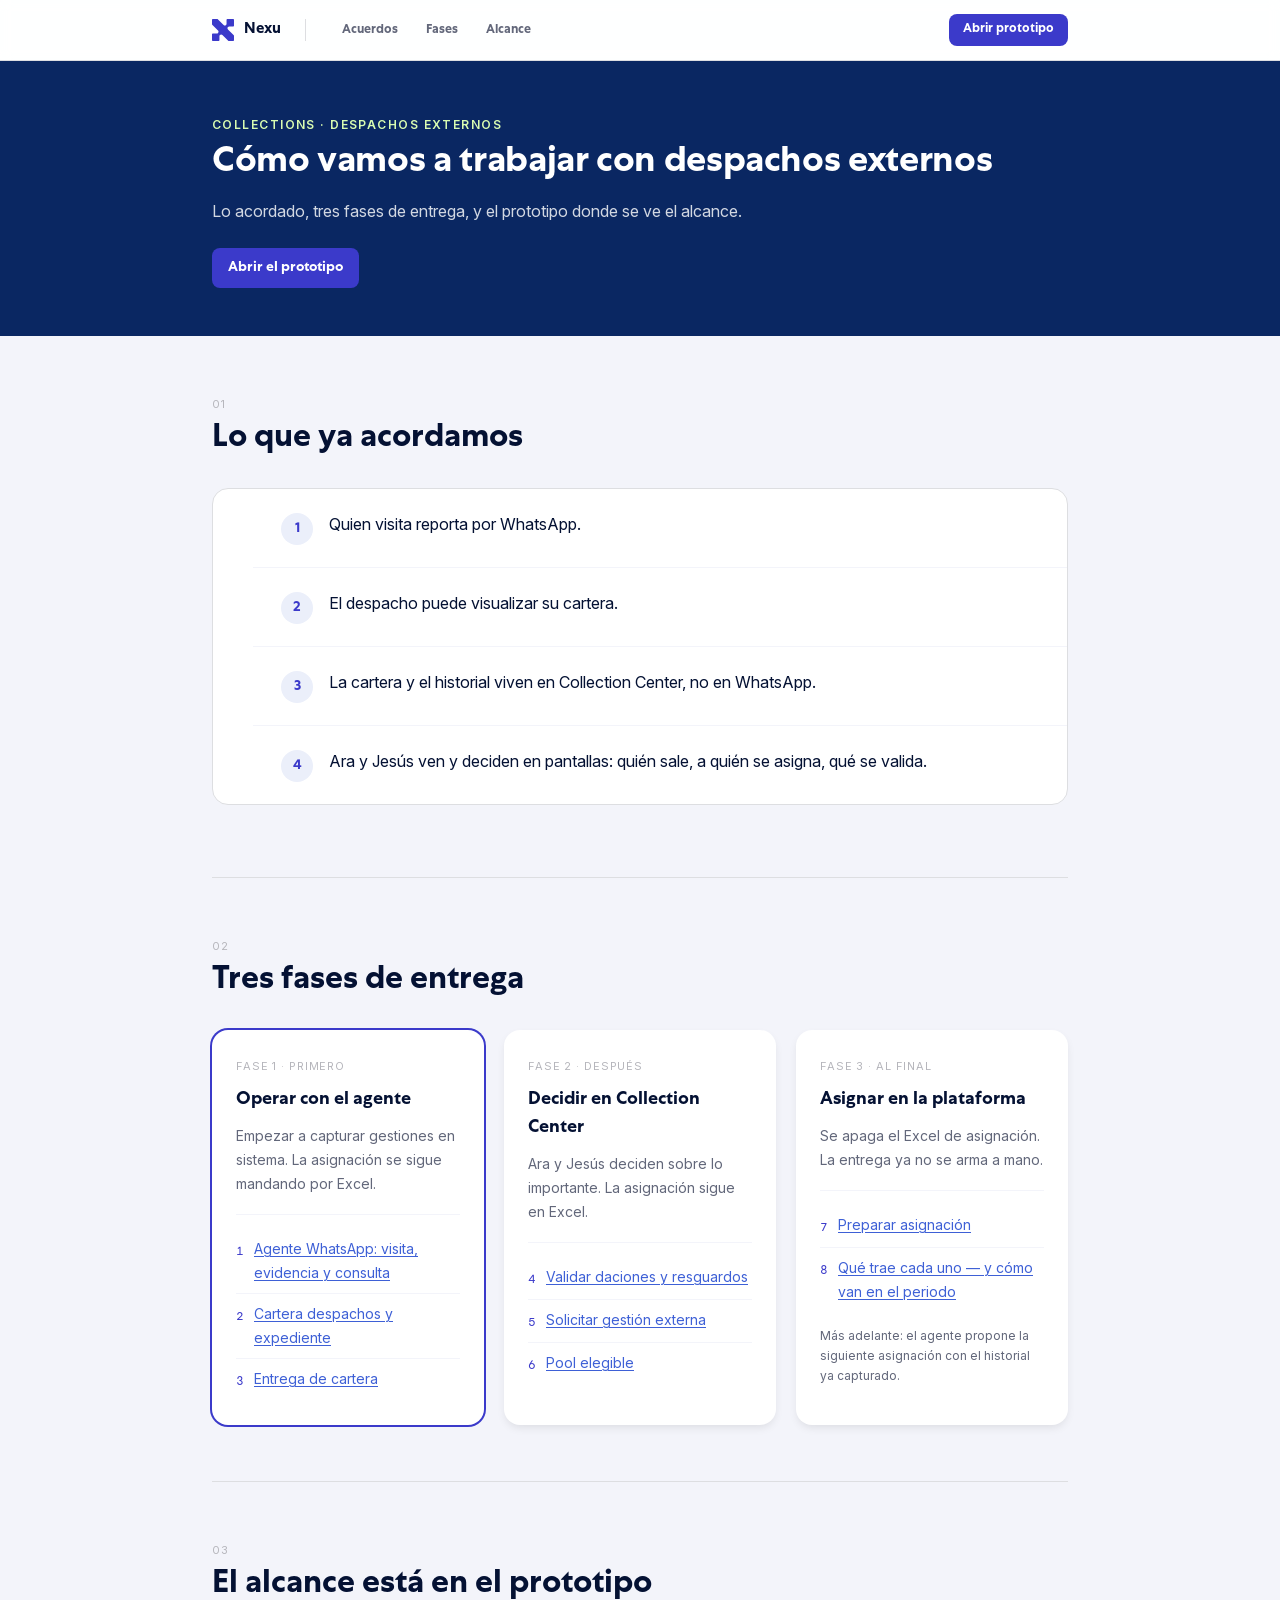
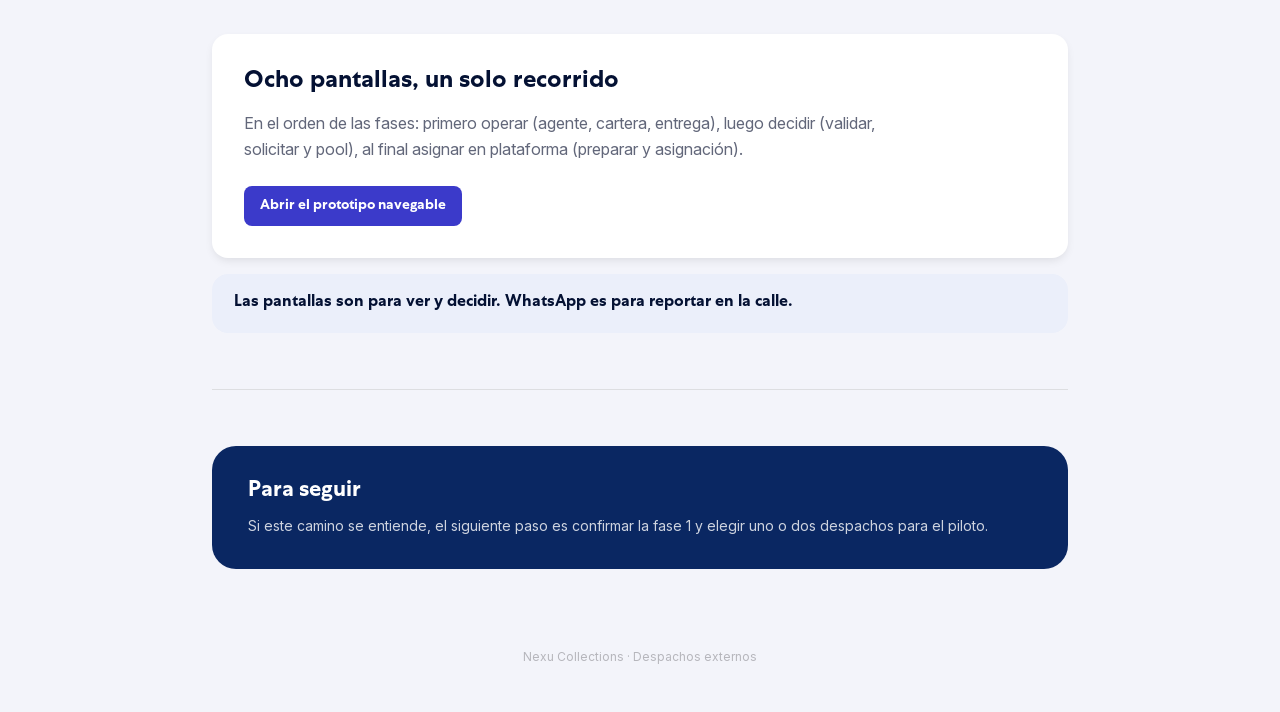
<file: index.html>
<!DOCTYPE html>
<html lang="es-MX">
<head>
<meta charset="UTF-8">
<meta name="viewport" content="width=device-width, initial-scale=1.0">
<title>Despachos externos — Enfoque y flujo · Nexu</title>
<link rel="stylesheet" href="design-system/colors_and_type.css">
<link rel="stylesheet" href="design-system/kit.css">
<script src="design-system/icons.js"></script>
<style>
  html{scroll-behavior:smooth;scroll-padding-top:72px}
  body{background:var(--gray-100)}
  .pitch{max-width:920px;margin:0 auto;padding:0 32px}
  .pitch section{padding:56px 0}
  .pitch section + section{border-top:1px solid var(--gray-200)}
  .doc-nav{position:sticky;top:0;z-index:50;background:rgba(255,255,255,.92);backdrop-filter:blur(6px);
    border-bottom:1px solid var(--gray-200)}
  .doc-nav-inner{max-width:920px;margin:0 auto;padding:0 32px;height:60px;display:flex;align-items:center;gap:24px}
  .doc-nav .brand{display:flex;align-items:center;gap:10px;flex:none}
  .doc-nav .brand .mark{width:22px;height:22px;color:var(--brand-primary-blue)}
  .doc-nav .brand .mark svg{width:100%;height:100%;display:block}
  .doc-nav .brand .word{font-family:var(--font-display);font-weight:700;font-size:15px;color:var(--text-base)}
  .doc-nav .sep{width:1px;height:22px;background:var(--gray-200);flex:none}
  .doc-links{display:flex;gap:4px;align-items:center;flex:1;min-width:0}
  .doc-links a{font-family:var(--font-display);font-weight:700;font-size:12.5px;color:var(--text-muted);
    text-decoration:none;white-space:nowrap;padding:8px 12px;border-radius:8px}
  .doc-links a:hover{background:var(--primary-100);color:var(--brand-primary-blue)}
  .doc-links a.btn{color:#fff;height:32px;padding:0 14px;font-size:12.5px;margin-left:auto;flex:none}
  .doc-links a.btn:hover{background:var(--brand-secondary-blue);color:#fff}
  a.btn{text-decoration:none;position:relative;z-index:2}
  .hero{background:var(--action-navy);color:#fff;padding:56px 0 48px}
  .hero-inner{max-width:920px;margin:0 auto;padding:0 32px}
  .hero .eyebrow{color:var(--brand-accent-green);font-family:var(--font-body);font-size:12px;text-transform:uppercase;
    letter-spacing:.12em;font-weight:600;margin:0 0 12px}
  .hero h1{font-family:var(--font-display);font-weight:700;font-size:36px;line-height:1.15;letter-spacing:-.01em;
    color:#fff;margin:0 0 14px}
  .hero p.lede{font-family:var(--font-body);font-size:16px;line-height:1.55;color:rgba(255,255,255,.82);
    max-width:580px;margin:0 0 24px}
  .hero-cta a{text-decoration:none}
  .sec-head{margin:0 0 28px}
  .sec-head h2{font-family:var(--font-display);font-weight:700;font-size:var(--fs-07);line-height:var(--lh-07);
    color:var(--text-base);margin:8px 0 0}
  .agree-list{background:#fff;border-radius:var(--radius-md);border:1px solid var(--gray-200);overflow:hidden}
  .agree-list li{display:flex;gap:16px;align-items:flex-start;padding:22px 28px;border-bottom:1px solid var(--gray-100);
    font-family:var(--font-body);font-size:var(--fs-04);line-height:var(--lh-04);color:var(--text-base)}
  .agree-list li:last-child{border-bottom:none}
  .agree-list .n{width:32px;height:32px;border-radius:var(--radius-pill);background:var(--primary-100);
    color:var(--brand-primary-blue);font-family:var(--font-display);font-weight:700;font-size:var(--fs-03);
    display:flex;align-items:center;justify-content:center;flex:none;margin-top:2px}
  .proto-jump{padding:32px}
  .proto-jump .card-title{font-size:var(--fs-06);line-height:var(--lh-06);margin:0 0 12px}
  .proto-jump .card-sub{font-size:var(--fs-04);line-height:var(--lh-04);color:var(--text-muted);margin:0 0 24px;max-width:640px}
  .proto-jump .btn{text-decoration:none}
  .rule{background:var(--primary-100);border-radius:var(--radius-md);padding:18px 22px;margin-top:16px;
    font-family:var(--font-display);font-weight:700;font-size:var(--fs-04);line-height:1.45;color:var(--text-base)}
  .phases{display:grid;grid-template-columns:repeat(3,1fr);gap:var(--space-5);align-items:stretch}
  .phase{padding:24px;display:flex;flex-direction:column}
  .phase.now{box-shadow:0 0 0 2px var(--brand-primary-blue)}
  .phase .lbl{font-family:var(--font-body);font-size:11px;letter-spacing:.08em;text-transform:uppercase;
    color:var(--text-subtle);margin:0 0 8px}
  .phase h3{font-family:var(--font-display);font-weight:700;font-size:var(--fs-05);line-height:var(--lh-05);margin:0 0 10px}
  .phase > p{font-family:var(--font-body);font-size:var(--fs-03);line-height:var(--lh-03);color:var(--text-muted);margin:0 0 18px}
  .phase-list + p{margin:14px 0 0;font-size:var(--fs-02);line-height:var(--lh-02)}
  .phase-list{list-style:none;margin:0;padding:0;border-top:1px solid var(--gray-100);padding-top:14px}
  .phase-list li{font-family:var(--font-body);font-size:var(--fs-03);line-height:var(--lh-03);color:var(--text-base);
    padding:8px 0;border-bottom:1px solid var(--gray-100);display:flex;gap:10px;align-items:flex-start}
  .phase-list li:last-child{border-bottom:none}
  .phase-list .step{font-family:var(--font-mono);font-size:var(--fs-02);color:var(--brand-primary-blue);flex:none;padding-top:2px}
  .phase-list a{color:var(--action-blue);text-decoration:underline;text-underline-offset:2px}
  .phase-list a:hover{color:var(--brand-primary-blue)}
  .phase-list a:focus-visible{outline:2px solid var(--brand-secondary-blue);outline-offset:2px;border-radius:4px}
  .cta{background:var(--action-navy);border-radius:24px;padding:32px 36px;color:#fff}
  .cta h2{font-family:var(--font-display);font-weight:700;font-size:22px;color:#fff;margin:0 0 8px}
  .cta p{font-family:var(--font-body);font-size:14px;color:rgba(255,255,255,.8);margin:0;line-height:1.55}
  .doc-footer{padding:24px 0 48px;text-align:center}
  .doc-footer p{font-family:var(--font-body);font-size:12px;color:var(--text-subtle);margin:0}
  @media (max-width:900px){
    .phases{grid-template-columns:1fr}
    .hero h1{font-size:28px}
    .sec-head h2{font-size:var(--fs-06);line-height:var(--lh-06)}
    .doc-links{display:none}
    .pitch{padding:0 20px}
  }
</style>
</head>
<body>

<nav class="doc-nav">
  <div class="doc-nav-inner">
    <div class="brand">
      <span class="mark">
        <svg viewBox="0 0 331.029 331.029" xmlns="http://www.w3.org/2000/svg"><path d="M 331 101.249 L 331 10.769 C 331 4.821 326.179 0 320.231 0 L 229.751 0 C 223.804 0 218.983 4.821 218.983 10.769 L 218.983 72.176 C 218.983 79.076 216.24 85.688 211.361 90.567 C 201.198 100.729 184.742 100.729 174.58 90.567 L 87.189 3.147 C 85.168 1.126 82.425 0 79.567 0 L 10.769 0 C 4.821 0 0 4.821 0 10.769 L 0 79.567 C 0 82.425 1.126 85.168 3.147 87.189 L 90.567 174.609 C 100.729 184.771 100.729 201.227 90.567 211.39 C 85.688 216.269 79.076 219.011 72.176 219.011 L 10.769 219.011 C 4.821 219.011 0 223.833 0 229.78 L 0 320.26 C 0 326.207 4.821 331.029 10.769 331.029 L 101.249 331.029 C 107.196 331.029 112.017 326.207 112.017 320.26 L 112.017 258.853 C 112.017 251.953 114.76 245.341 119.639 240.462 C 129.802 230.3 146.258 230.3 156.42 240.462 L 243.84 327.882 C 245.861 329.903 248.604 331.029 251.462 331.029 L 320.26 331.029 C 326.207 331.029 331.029 326.207 331.029 320.26 L 331.029 251.462 C 331.029 248.604 329.903 245.861 327.882 243.84 L 240.462 156.42 C 230.3 146.258 230.3 129.802 240.462 119.639 C 245.341 114.76 251.953 112.017 258.853 112.017 L 320.26 112.017 C 326.207 112.017 331.029 107.196 331.029 101.249 L 331 101.249 Z" fill="currentColor"></path></svg>
      </span>
      <span class="word">Nexu</span>
    </div>
    <div class="sep"></div>
    <div class="doc-links">
      <a href="#acuerdos">Acuerdos</a>
      <a href="#fases">Fases</a>
      <a href="#flujo">Alcance</a>
      <a class="btn btn-primary btn-sm" href="prototipos/index.html?start=agente#whatsapp">Abrir prototipo</a>
    </div>
  </div>
</nav>

<header class="hero">
  <div class="hero-inner">
    <p class="eyebrow">Collections · Despachos externos</p>
    <h1>Cómo vamos a trabajar con despachos externos</h1>
    <p class="lede">Lo acordado, tres fases de entrega, y el prototipo donde se ve el alcance.</p>
    <div class="hero-cta">
      <a class="btn btn-primary" href="prototipos/index.html?start=agente#whatsapp">Abrir el prototipo</a>
    </div>
  </div>
</header>

<div class="pitch">

  <section id="acuerdos">
    <div class="sec-head">
      <span class="eyebrow">01</span>
      <h2>Lo que ya acordamos</h2>
    </div>
    <ul class="agree-list">
      <li><span class="n">1</span> Quien visita reporta por WhatsApp.</li>
      <li><span class="n">2</span> El despacho puede visualizar su cartera.</li>
      <li><span class="n">3</span> La cartera y el historial viven en Collection Center, no en WhatsApp.</li>
      <li><span class="n">4</span> Ara y Jesús ven y deciden en pantallas: quién sale, a quién se asigna, qué se valida.</li>
    </ul>
  </section>

  <section id="fases">
    <div class="sec-head">
      <span class="eyebrow">02</span>
      <h2>Tres fases de entrega</h2>
    </div>
    <div class="phases">
      <div class="card card-raised phase now">
        <p class="lbl">Fase 1 · Primero</p>
        <h3>Operar con el agente</h3>
        <p>Empezar a capturar gestiones en sistema. La asignación se sigue mandando por Excel.</p>
        <ul class="phase-list">
          <li><span class="step">1</span> <a href="prototipos/index.html?start=whatsapp#whatsapp">Agente WhatsApp: visita, evidencia y consulta</a></li>
          <li><span class="step">2</span> <a href="prototipos/index.html?start=cartera#cartera">Cartera despachos y expediente</a></li>
          <li><span class="step">3</span> <a href="prototipos/index.html?start=entrega#entrega">Entrega de cartera</a></li>
        </ul>
      </div>
      <div class="card card-raised phase">
        <p class="lbl">Fase 2 · Después</p>
        <h3>Decidir en Collection Center</h3>
        <p>Ara y Jesús deciden sobre lo importante. La asignación sigue en Excel.</p>
        <ul class="phase-list">
          <li><span class="step">4</span> <a href="prototipos/index.html?start=hitl#hitl">Validar daciones y resguardos</a></li>
          <li><span class="step">5</span> <a href="prototipos/index.html?start=solicitud#solicitud">Solicitar gestión externa</a></li>
          <li><span class="step">6</span> <a href="prototipos/index.html?start=pool#pool">Pool elegible</a></li>
        </ul>
      </div>
      <div class="card card-raised phase">
        <p class="lbl">Fase 3 · Al final</p>
        <h3>Asignar en la plataforma</h3>
        <p>Se apaga el Excel de asignación. La entrega ya no se arma a mano.</p>
        <ul class="phase-list">
          <li><span class="step">7</span> <a href="prototipos/index.html?start=preparar#preparar">Preparar asignación</a></li>
          <li><span class="step">8</span> <a href="prototipos/index.html?start=asignacion#asignacion">Qué trae cada uno — y cómo van en el periodo</a></li>
        </ul>
        <p>Más adelante: el agente propone la siguiente asignación con el historial ya capturado.</p>
      </div>
    </div>
  </section>

  <section id="flujo">
    <div class="sec-head">
      <span class="eyebrow">03</span>
      <h2>El alcance está en el prototipo</h2>
    </div>
    <div class="card card-raised proto-jump">
      <p class="card-title">Ocho pantallas, un solo recorrido</p>
      <p class="card-sub">En el orden de las fases: primero operar (agente, cartera, entrega), luego decidir (validar, solicitar y pool), al final asignar en plataforma (preparar y asignación).</p>
      <a class="btn btn-primary" href="prototipos/index.html?start=agente#whatsapp">Abrir el prototipo navegable</a>
    </div>
    <div class="rule">Las pantallas son para ver y decidir. WhatsApp es para reportar en la calle.</div>
  </section>

  <section id="seguir">
    <div class="cta">
      <h2>Para seguir</h2>
      <p>Si este camino se entiende, el siguiente paso es confirmar la fase 1 y elegir uno o dos despachos para el piloto.</p>
    </div>
  </section>

  <div class="doc-footer">
    <p>Nexu Collections · Despachos externos</p>
  </div>
</div>

<script>
  document.querySelectorAll("[data-icon]").forEach(function (el) {
    el.innerHTML = nexuIconSVG(el.getAttribute("data-icon"), Number(el.getAttribute("data-size") || 20));
  });
</script>
</body>
</html>
</file>
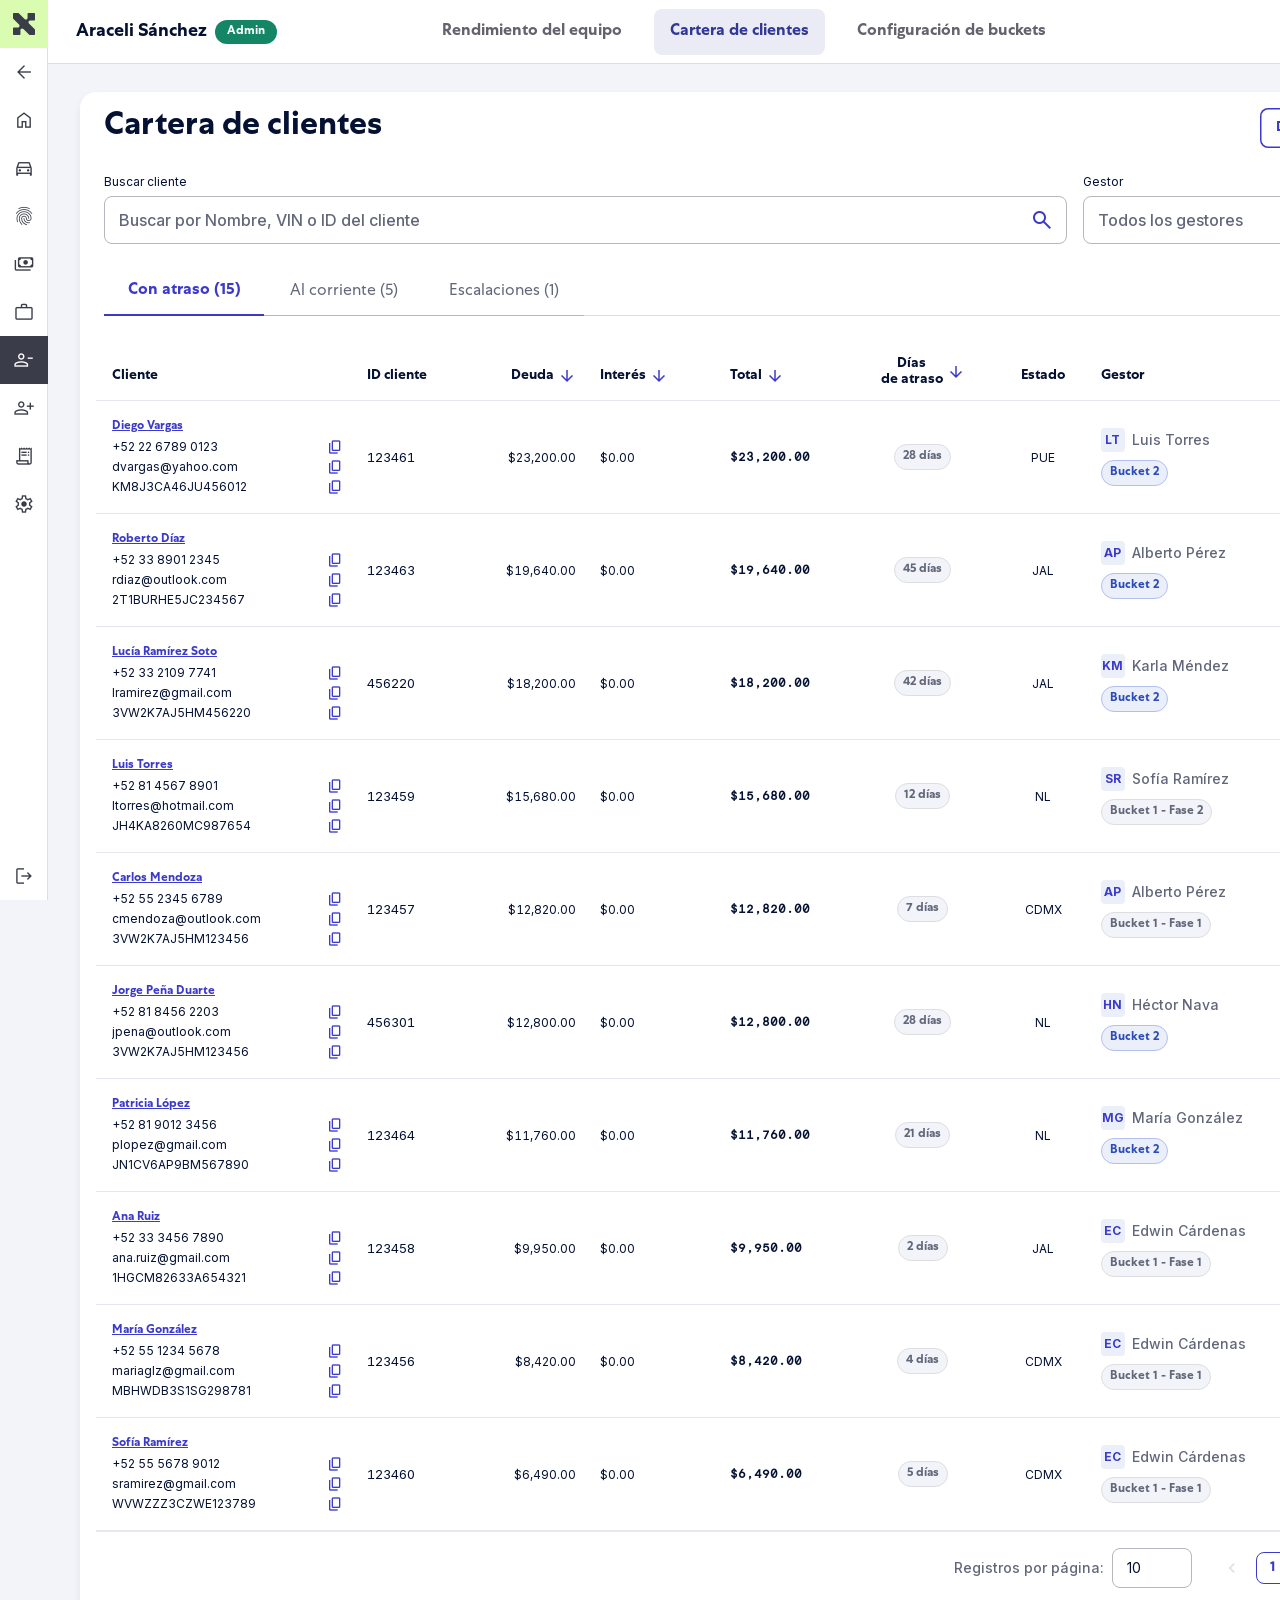
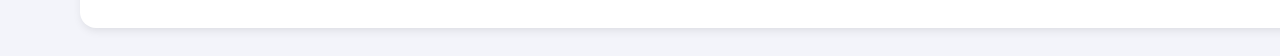
<file: collections-center/index.html>
<!doctype html>
<html lang="es">
  <head>
    <meta charset="UTF-8" />
    <link rel="icon" type="image/svg+xml" href="./favicon.svg" />
    <meta name="viewport" content="width=device-width, initial-scale=1.0" />
    <link
      rel="stylesheet"
      href="https://fonts.googleapis.com/css2?family=Material+Symbols+Outlined:opsz,wght,FILL,GRAD@20..48,100..700,0..1,-50..200&display=block"
    />
    <title>Collections Center · Rendimiento del equipo</title>
    <script type="module" crossorigin src="./assets/index-D6ufz7AN.js"></script>
    <link rel="stylesheet" crossorigin href="./assets/index-DU6i16pW.css">
  </head>
  <body>
    <div id="root"></div>
  </body>
</html>
</file>
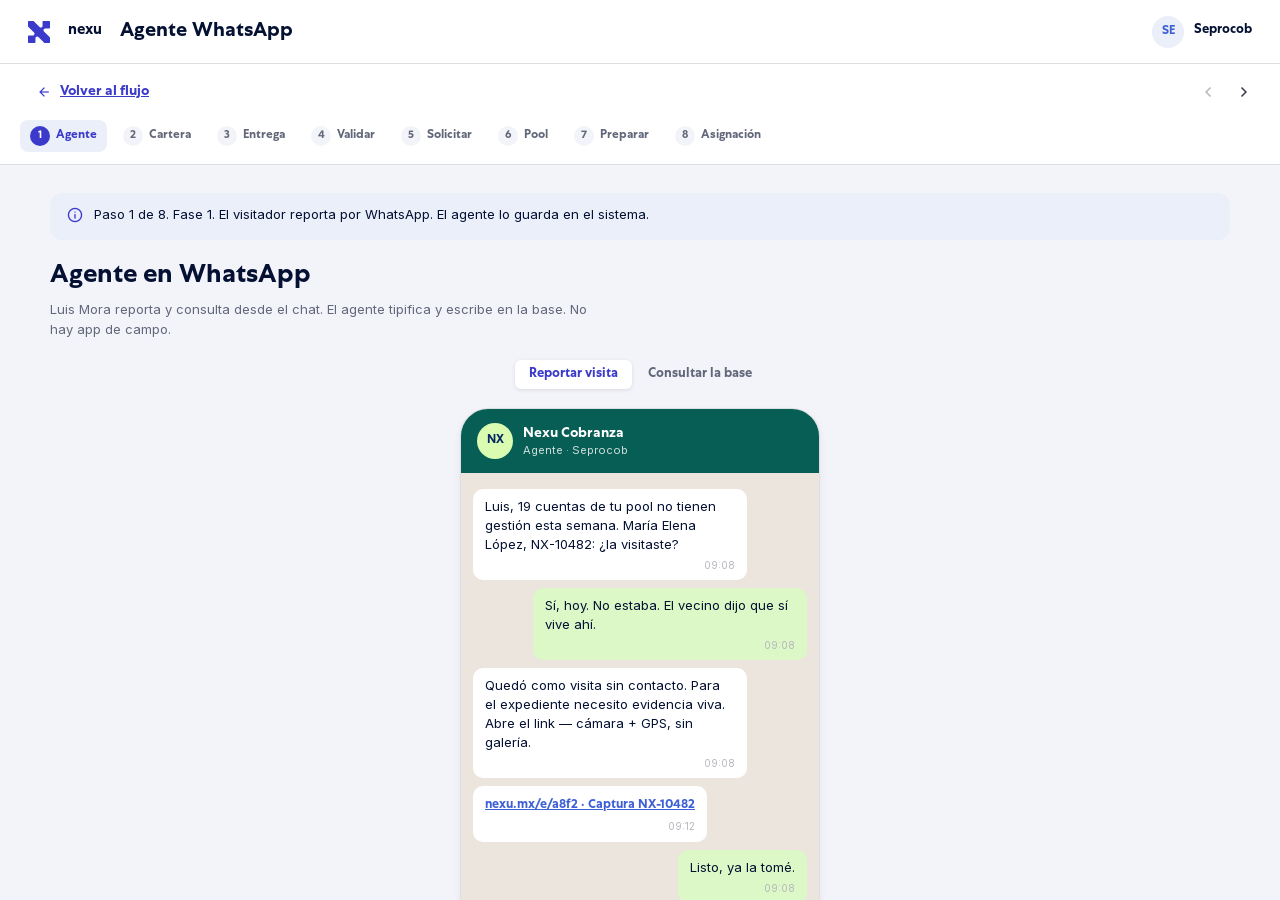
<file: prototipos/index.html>
<!DOCTYPE html>
<html lang="es-MX">
<head>
<meta charset="UTF-8">
<meta name="viewport" content="width=device-width, initial-scale=1.0">
<title>Prototipos · Despachos externos · Nexu</title>
<link rel="stylesheet" href="../design-system/kit.css">
<script src="../design-system/icons.js"></script>
<style>
  .proto-banner{display:flex;gap:10px;align-items:flex-start;background:var(--primary-100);
    border-radius:12px;padding:12px 16px;margin-bottom:20px}
  .proto-banner .ic{color:var(--brand-primary-blue);flex:none;margin-top:1px}
  .proto-banner p{margin:0;font-family:var(--font-body);font-size:13px;line-height:1.5;color:var(--text-base)}
  .proto-banner strong{font-family:var(--font-display)}
  .hub{max-width:960px}
  .hub h1{font-family:var(--font-display);font-weight:700;font-size:26px;margin:0 0 8px}
  .hub .lede{font-family:var(--font-body);font-size:14px;line-height:1.6;color:var(--text-muted);margin:0 0 24px}
  .hub-grid{display:grid;grid-template-columns:1fr 1fr;gap:14px}
  .hub-card{display:block;background:#fff;border-radius:16px;padding:20px;text-decoration:none;color:inherit;
    box-shadow:var(--shadow-sm)}
  .hub-card:hover{box-shadow:var(--shadow-m)}
  .hub-card .who{font-family:var(--font-body);font-size:11px;text-transform:uppercase;letter-spacing:.06em;
    color:var(--text-subtle);margin:0 0 6px}
  .hub-card h2{font-family:var(--font-display);font-weight:700;font-size:16px;margin:0 0 8px;color:var(--text-base)}
  .hub-card p{font-family:var(--font-body);font-size:13px;line-height:1.5;color:var(--text-muted);margin:0}
  .hub-card .meta{margin-top:12px;display:flex;gap:8px;flex-wrap:wrap}
  .kpi-row{display:grid;grid-template-columns:repeat(4,1fr);gap:14px;margin-bottom:20px}
  .read-flag{display:inline-flex;font-family:var(--font-display);font-weight:700;font-size:11px;
    padding:3px 10px;border-radius:9999px;background:var(--gray-100);color:var(--text-muted)}
  .phone{width:360px;background:#fff;border-radius:28px;box-shadow:var(--shadow-m);overflow:hidden;
    border:1px solid var(--gray-200);margin:0 auto}
  .phone-bar{background:#075E54;color:#fff;padding:14px 16px;display:flex;align-items:center;gap:10px}
  .phone-bar .av{width:36px;height:36px;border-radius:9999px;background:var(--brand-accent-green);
    color:var(--action-navy);display:flex;align-items:center;justify-content:center;
    font-family:var(--font-display);font-weight:700;font-size:12px}
  .phone-bar .nm{font-family:var(--font-display);font-weight:700;font-size:14px}
  .phone-bar .st{font-family:var(--font-body);font-size:11px;opacity:.8}
  .chat{background:#ECE5DD;padding:16px 12px;min-height:480px;display:flex;flex-direction:column;gap:8px}
  .bubble{max-width:82%;padding:8px 12px;border-radius:10px;font-family:var(--font-body);font-size:13px;line-height:1.45}
  .bubble.bot{background:#fff;align-self:flex-start}
  .bubble.me{background:#DCF8C6;align-self:flex-end}
  .bubble .t{font-size:10px;color:var(--text-subtle);text-align:right;margin-top:4px}
  .bubble a.link{color:var(--action-blue);font-family:var(--font-display);font-weight:700;font-size:12.5px}
  .wa-tabs{display:flex;justify-content:center;gap:8px;margin-bottom:16px}
  .timeline{display:flex;flex-direction:column}
  .tl-item{display:grid;grid-template-columns:20px 1fr;gap:14px}
  .tl-item .dotcol{display:flex;flex-direction:column;align-items:center}
  .tl-item .dot{width:12px;height:12px;border-radius:9999px;background:var(--action-blue);margin-top:6px;flex:none}
  .tl-item .line{width:2px;flex:1;background:var(--gray-200);margin:4px 0 0}
  .tl-item:last-child .line{display:none}
  .tl-body{background:#fff;border-radius:12px;padding:14px 16px;margin-bottom:12px;border:1px solid var(--gray-100)}
  .tl-body .when{font-family:var(--font-body);font-size:11px;color:var(--text-subtle);margin:0 0 4px}
  .tl-body h3{font-family:var(--font-display);font-weight:700;font-size:14px;margin:0 0 6px}
  .tl-body p{font-family:var(--font-body);font-size:13px;color:var(--text-muted);margin:0;line-height:1.45}
  .hitl-actions{display:flex;gap:10px;justify-content:flex-end}
  .tb-mark{width:22px;height:22px;color:var(--brand-primary-blue);flex:none}
  .tb-mark svg{width:100%;height:100%;display:block}
  .tb-word{font-family:var(--font-display);font-weight:700;font-size:15px;color:var(--text-base);flex:none}
  .page-head-row{display:flex;align-items:flex-start;justify-content:space-between;gap:16px;margin-bottom:18px}
  .page-head-row p{margin:6px 0 0;font-size:13px;color:var(--text-muted);max-width:560px;line-height:1.5}
  .note-ro{background:var(--warning-100);color:var(--warning-900);border-radius:12px;padding:12px 16px;
    font-family:var(--font-body);font-size:13px;line-height:1.5;margin-bottom:16px}
  .flow-pill{flex:none;display:inline-flex;align-items:center;gap:6px;padding:6px 10px;border-radius:8px;
    font-family:var(--font-display);font-weight:700;font-size:12px;color:var(--text-muted);
    border:none;background:transparent;cursor:pointer}
  .flow-bar{flex:none;background:#fff;border-bottom:1px solid var(--gray-200);padding:var(--space-3) var(--space-5);
    display:flex;flex-direction:column;gap:var(--space-3)}
  .flow-bar-top{display:flex;align-items:center;justify-content:space-between;gap:var(--space-3)}
  .flow-pills{display:flex;gap:6px;overflow-x:auto;scrollbar-width:none;min-width:0;justify-content:flex-start}
  .flow-pill span{width:20px;height:20px;border-radius:9999px;background:var(--gray-100);display:flex;
    align-items:center;justify-content:center;font-size:11px}
  .flow-pill.on{background:var(--primary-100);color:var(--brand-primary-blue)}
  .flow-pill.on span{background:var(--brand-primary-blue);color:#fff}
  .flow-pill.later{opacity:.7}
  .flow-nav-btns{display:flex;gap:4px;flex:none}
  .flow-nav-btns .icon-btn{text-decoration:none;flex:none}
  .cell-client .nm.nm-link{color:var(--action-blue);text-decoration:underline;text-underline-offset:2px;cursor:pointer}
  .asig-grid{display:flex;flex-direction:column;gap:8px;margin-bottom:8px}
  .asig-stats{display:flex;gap:20px;flex:none;flex-wrap:wrap}
  .asig-stats .lab{font-family:var(--font-body);font-size:12px;color:var(--text-muted)}
  .later-banner{background:var(--gray-100);border-radius:12px;padding:12px 16px;margin-bottom:16px;
    font-family:var(--font-body);font-size:13px;color:var(--text-muted)}
  .sources{display:grid;grid-template-columns:1fr 1fr;gap:14px;margin-bottom:18px}
  @media (max-width:900px){.hub-grid,.kpi-row,.asig-grid,.sources{grid-template-columns:1fr}}
</style>
</head>
<body>
<div id="app"></div>
<script src="chrome.js?v=6"></script>
<script>
function tag(label, kind) {
  var bg = "var(--gray-100)", color = "var(--gray-700)";
  if (kind === "ok") { bg = "var(--success-100)"; color = "var(--success-900)"; }
  if (kind === "warn") { bg = "var(--warning-100)"; color = "var(--warning-900)"; }
  if (kind === "err") { bg = "var(--error-100)"; color = "var(--error-900)"; }
  if (kind === "info") { bg = "var(--primary-100)"; color = "var(--brand-primary-blue)"; }
  return '<span class="tag" style="background:' + bg + ";color:" + color + '">' + label + "</span>";
}
function kpi(val, lab) {
  return '<div class="card card-raised kpi"><div class="val">' + val + '</div><div class="lab">' + lab + "</div></div>";
}
function pageHead(title, sub, actions) {
  return '<div class="page-head-row"><div><h1 class="page-title">' + title + "</h1><p>" + sub +
    '</p></div><div class="row gap12">' + (actions || "") + "</div></div>";
}
function av(name) {
  return name.split(" ").map(function (w) { return w[0]; }).slice(0, 2).join("");
}
function cliCell(name) {
  return '<div class="cell-client" data-cliente="' + name + '" style="cursor:pointer"><div class="av">' + av(name) + '</div><div><div class="nm nm-link">' + name + "</div></div></div>";
}
function bindExpedienteClicks(root) {
  root.querySelectorAll(".cell-client[data-cliente]").forEach(function (el) {
    el.addEventListener("click", function (e) {
      e.stopPropagation();
      window.__expCliente = el.getAttribute("data-cliente");
      NexuProto.go("expediente");
    });
  });
}

function renderHub() {
  NexuProto.go("whatsapp");
}

/* 1. Solicitud */
function renderSolicitud(el) {
  el.innerHTML =
    pageHead(
      "Solicitar gestión externa",
      "José Armando Cruz está en BKT 2. Edwin ya agotó teléfono y referencias. La solicitud entra al pool de Ara; no se asigna sola.",
      ""
    ) +
    '<div class="grid-2" style="display:grid;grid-template-columns:1fr 1fr;gap:16px">' +
    '<div class="card card-raised">' +
    '<p class="eyebrow">Cliente</p>' +
    '<div class="cell-client" style="margin:10px 0 16px"><div class="av">JA</div><div><div class="nm">José Armando Cruz</div><div class="id">NX-09811 · Monterrey</div></div></div>' +
    '<div class="field-grid">' +
    field("Bucket", "BKT 2 · 47 días") +
    field("Saldo", "$94,200") +
    field("Gestor interno", "Edwin López") +
    field("Intentos de contacto", "8 llamadas · 3 refs") +
    "</div></div>" +
    '<div class="card card-raised">' +
    '<p class="card-title">Motivo de la visita</p>' +
    '<div class="form-field" style="margin:14px 0"><label>Razón</label><div class="control"><select><option>Sin contacto tras intentos razonables</option><option>Cliente pidió que pasaran por la unidad</option><option>Sospecha de fraude / domicilio falso</option></select></div></div>' +
    '<div class="form-field"><label>Nota para Ara</label><div class="control"><input value="No contesta desde el 4 ago. La hermana colgó. Pedimos visita en Apodaca."></div></div>' +
    '<div class="row gap12" style="margin-top:18px;justify-content:flex-end">' +
    '<button type="button" class="btn btn-secondary">Cancelar</button>' +
    '<a class="btn btn-primary" href="#" data-go="pool">Enviar al pool</a></div>' +
    '<p class="card-sub" style="margin-top:14px">Buckets 1 a 4 solo salen a externo si alguien lo pide o Ara lo mete. BKT 4+ entra solo, sin esta solicitud.</p>' +
    "</div></div>";
}

/* 2. Pool */
function renderPool(el) {
  el.innerHTML =
    pageHead(
      "Pool de elegibilidad",
      "Aquí se juntan las dos entradas. Ara tiene control total: qué sí pasa a asignación y qué se queda.",
      '<button type="button" class="btn btn-primary" data-go="preparar">Preparar asignación</button>'
    ) +
    '<div class="sources">' +
    '<div class="card card-raised"><p class="eyebrow">Entrada A</p><p class="card-title">Solicitud desde CC</p>' +
    '<p class="card-sub">Gestor interno pide visita en BKT 1–4. Ara aprueba o rechaza. 12 este corte.</p></div>' +
    '<div class="card card-raised"><p class="eyebrow">Entrada B</p><p class="card-title">Elegible directo</p>' +
    '<p class="card-sub">Todo cliente en BKT 4 o más entra solo al pool. 202 este corte. Ara puede sacarlos.</p></div>' +
    "</div>" +
    '<div class="kpi-row" style="grid-template-columns:repeat(3,1fr)">' +
    kpi("214", "En el pool") +
    kpi("12", "Solicitudes BKT 1–4") +
    kpi("202", "BKT 4+ directo") +
    "</div>" +
    '<div class="tabs" style="margin-bottom:16px">' +
    '<button type="button" class="on">Todas <span class="count">214</span></button>' +
    '<button type="button">Solicitudes <span class="count">12</span></button>' +
    '<button type="button">BKT 4+ directo <span class="count">202</span></button>' +
    '<button type="button">Fuera / no asignar <span class="count">28</span></button></div>' +
    '<div class="card card-raised" style="padding:0;overflow:auto"><table class="table"><thead><tr>' +
    "<th></th><th>Cliente</th><th>Origen</th><th>Bucket</th><th>Saldo</th><th>Plaza</th><th>Decisión</th>" +
    "</tr></thead><tbody>" +
    poolRow(true, "José Armando Cruz", "Solicitud · Edwin", "BKT 2", "$94,200", "Monterrey", "info") +
    poolRow(true, "María Elena López", "BKT 4+ directo", "BKT 8", "$186,400", "Guadalajara", "ok") +
    poolRow(true, "Lucía Ramírez Soto", "BKT 4+ directo", "BKT 11", "$241,090", "CDMX Oriente", "ok") +
    poolRow(false, "Carlos Méndez", "BKT 4+ directo", "BKT 4", "$41,800", "Monterrey", "warn") +
    "</tbody></table></div>";
  bindExpedienteClicks(el);
}
function poolRow(checked, name, origin, bkt, saldo, plaza, kind) {
  return "<tr><td><span class=\"ck" + (checked ? " on" : "") + "\"><span class=\"ic\">" +
    NexuProto.ic("check", 13) + "</span></span></td>" +
    '<td>' + cliCell(name) + "</td><td>" + tag(origin, kind) + "</td><td>" + tag(bkt, "info") +
    '</td><td class="td-num">' + saldo + "</td><td>" + plaza + "</td><td>" +
    (checked ? tag("Pasa a asignación", "ok") : tag("Se queda", "warn")) + "</td></tr>";
}

/* 3. Preparar asignación */
function tg(on) {
  return '<button type="button" class="tg' + (on ? " on" : "") + '" aria-checked="' + (on ? "true" : "false") + '"></button>';
}
function renderPreparar(el) {
  el.innerHTML =
    pageHead(
      "Preparar la asignación",
      "Ara marca despachos activos y visitadores internos de Nexu (CDMX y alrededores). Con esa lista, la lógica reparte las cuentas del pool.",
      '<button type="button" class="btn btn-primary" data-go="asignacion">Asignar cuentas</button>'
    ) +
    '<div class="kpi-row" style="grid-template-columns:repeat(3,1fr)">' +
    kpi("214", "Del pool") +
    kpi("4", "Proveedores activos") +
    kpi("5", "Visitadores Nexu activos") +
    "</div>" +
    '<div class="sources">' +
    '<div class="card card-raised" style="padding:0;overflow:auto">' +
    '<div class="row between" style="padding:16px 16px 8px;gap:8px"><p class="card-title" style="margin:0">Proveedores</p>' +
    '<button type="button" class="btn btn-tertiary btn-sm"><span class="ic">' + NexuProto.ic("add", 16) +
    "</span> Agregar proveedor</button></div>" +
    '<table class="table"><thead><tr><th>Proveedor</th><th>Cobertura</th><th>Visitadores</th><th>Activo</th></tr></thead><tbody>' +
    provRow("Seprocob", "Occidente", "8", true) +
    provRow("AVI", "Norte", "5", true) +
    provRow("Opus", "CDMX / Bajío", "6", true) +
    provRow("Recoup", "Sureste", "5", true) +
    provRow("GRC", "Bajío", "3", false) +
    "</tbody></table></div>" +
    '<div class="card card-raised" style="padding:0;overflow:auto">' +
    '<div class="row between" style="padding:16px 16px 8px;gap:8px"><p class="card-title" style="margin:0">Visitadores Nexu</p>' +
    '<button type="button" class="btn btn-tertiary btn-sm"><span class="ic">' + NexuProto.ic("add", 16) +
    "</span> Agregar visitador</button></div>" +
    '<table class="table"><thead><tr><th>Visitador</th><th>Cobertura</th><th>Activo</th></tr></thead><tbody>' +
    visRow("Marco Hernández", "CDMX Centro", true) +
    visRow("Daniela Vega", "CDMX Sur", true) +
    visRow("Iván Trejo", "Edo. Méx. · Naucalpan", true) +
    visRow("Sofía Lara", "Edo. Méx. · Ecatepec", true) +
    visRow("Alejandra Pineda", "Morelos · Cuernavaca", true) +
    visRow("René Campos", "CDMX Oriente", false) +
    "</tbody></table></div></div>" +
    '<div class="card card-raised" style="padding:0;overflow:auto;margin-top:14px">' +
    '<div class="row between" style="padding:16px;gap:12px;flex-wrap:wrap">' +
    '<p class="card-title" style="margin:0">Pool de clientes</p>' +
    '<div class="searchbar"><span class="ic">' + NexuProto.ic("search", 18) +
    '</span><input type="search" id="prep-search" placeholder="Buscar cliente, ciudad o estado"></div></div>' +
    '<table class="table"><thead><tr><th>Cliente</th><th>Origen</th><th>Bucket</th><th>Saldo</th><th>Ciudad, Estado</th><th>Asignar a</th><th></th></tr></thead>' +
    '<tbody id="prep-pool-body"></tbody></table></div>' +
    '<p class="card-sub" style="margin-top:14px">Si no los asignas a mano, quedan en asignación automática al pulsar Asignar cuentas. Quitar del pool los saca de esta corrida.</p>';
  bindPrepPool(el);
}
function provRow(name, zona, n, on) {
  return "<tr><td style=\"font-family:var(--font-display);font-weight:700\">" + name + "</td><td>" + zona +
    '</td><td class="td-num">' + n + "</td><td>" + tg(on) + "</td></tr>";
}
function visRow(name, plaza, on) {
  return "<tr><td>" + name + "</td><td>" + plaza + "</td><td>" + tg(on) + "</td></tr>";
}
var PREP_ASSIGNEES = [
  { v: "", label: "Asignación automática" },
  { group: "Visitadores Nexu", items: [
    { v: "Marco Hernández · Nexu", label: "Marco Hernández · CDMX Centro" },
    { v: "Daniela Vega · Nexu", label: "Daniela Vega · CDMX Sur" },
    { v: "Iván Trejo · Nexu", label: "Iván Trejo · Naucalpan" },
    { v: "Sofía Lara · Nexu", label: "Sofía Lara · Ecatepec" },
    { v: "Alejandra Pineda · Nexu", label: "Alejandra Pineda · Cuernavaca" },
  ]},
  { group: "Despachos", items: [
    { v: "Seprocob", label: "Seprocob · Occidente" },
    { v: "AVI", label: "AVI · Norte" },
    { v: "Opus", label: "Opus · CDMX / Bajío" },
    { v: "Recoup", label: "Recoup · Sureste" },
  ]},
];
var PREP_POOL_SEED = [
  { id: "1", name: "José Armando Cruz", origin: "Solicitud · Edwin", bkt: "BKT 2", saldo: "$94,200", plaza: "Monterrey, N.L." },
  { id: "2", name: "María Elena López", origin: "BKT 4+ directo", bkt: "BKT 8", saldo: "$186,400", plaza: "Guadalajara, Jal." },
  { id: "3", name: "Lucía Ramírez Soto", origin: "BKT 4+ directo", bkt: "BKT 11", saldo: "$241,090", plaza: "Iztapalapa, CDMX" },
  { id: "4", name: "Carlos Méndez", origin: "BKT 4+ directo", bkt: "BKT 4", saldo: "$41,800", plaza: "Monterrey, N.L." },
  { id: "5", name: "Ana Patricia Gil", origin: "BKT 4+ directo", bkt: "BKT 7", saldo: "$128,550", plaza: "León, Gto." },
  { id: "6", name: "Roberto Salinas", origin: "Solicitud · Edwin", bkt: "BKT 3", saldo: "$72,400", plaza: "Querétaro, Qro." },
];
function prepPoolRow(c) {
  var opts = "";
  PREP_ASSIGNEES.forEach(function (o) {
    if (o.group) {
      opts += '<optgroup label="' + o.group + '">';
      o.items.forEach(function (item) {
        opts += "<option value=\"" + item.v + "\"" + (c.asignado === item.v ? " selected" : "") + ">" + item.label + "</option>";
      });
      opts += "</optgroup>";
    } else {
      opts += "<option value=\"" + o.v + "\"" + (c.asignado === o.v ? " selected" : "") + ">" + o.label + "</option>";
    }
  });
  return "<tr><td>" + cliCell(c.name) +
    "</td><td>" + c.origin + "</td><td>" + tag(c.bkt, "info") +
    '</td><td class="td-num">' + c.saldo + "</td><td>" + c.plaza + "</td>" +
    '<td><div class="control"><select class="prep-assign" data-id="' + c.id + '">' + opts + "</select></div></td>" +
    '<td><button type="button" class="btn btn-tertiary btn-sm prep-remove" data-id="' + c.id + '">Quitar del pool</button></td></tr>';
}
function bindPrepPool(el) {
  var pool = PREP_POOL_SEED.map(function (c) { return { id: c.id, name: c.name, origin: c.origin, bkt: c.bkt, saldo: c.saldo, plaza: c.plaza, asignado: "", out: false }; });
  var search = el.querySelector("#prep-search");
  function paint() {
    var q = (search && search.value ? search.value : "").toLowerCase().trim();
    var rows = pool.filter(function (c) {
      if (c.out) return false;
      if (!q) return true;
      return (c.name + " " + c.plaza + " " + c.origin).toLowerCase().indexOf(q) !== -1;
    });
    var tbody = el.querySelector("#prep-pool-body");
    if (!tbody) return;
    tbody.innerHTML = rows.length
      ? rows.map(prepPoolRow).join("")
      : '<tr><td colspan="7"><p class="card-sub" style="margin:12px 0">Ningún cliente con esa búsqueda.</p></td></tr>';
    tbody.querySelectorAll(".prep-remove").forEach(function (btn) {
      btn.addEventListener("click", function () {
        pool.forEach(function (c) { if (c.id === btn.getAttribute("data-id")) c.out = true; });
        paint();
      });
    });
    tbody.querySelectorAll(".prep-assign").forEach(function (sel) {
      sel.addEventListener("change", function () {
        pool.forEach(function (c) { if (c.id === sel.getAttribute("data-id")) c.asignado = sel.value; });
      });
    });
    bindExpedienteClicks(tbody);
  }
  if (search) search.addEventListener("input", paint);
  paint();
}

/* 4. Qué trae cada uno */
function estatusKind(s) {
  if (s === "Al corriente") return "ok";
  if (s === "Sin gestión") return "err";
  if (s === "Promesa de pago" || s === "Dación") return "warn";
  return "info";
}
var ASIG = {
  seprocob: { kind: "Despacho", name: "Seprocob", zona: "Occidente", cuentas: "62", monto: "$1.12M", rec: "$124k", pct: 11.1, vis: "41", ptp: "8", dac: "6", sin: "12",
    clients: [
      ["María Elena López", "Guadalajara, Jal.", "BKT 8", "$186,400", "En proceso"],
      ["Roberto Salinas", "Zapopan, Jal.", "BKT 6", "$72,300", "Promesa de pago"],
      ["Diana Gutiérrez", "Tlaquepaque, Jal.", "BKT 9", "$155,000", "Sin gestión"],
      ["Héctor Palacios", "Tepic, Nay.", "BKT 5", "$88,200", "Al corriente"],
    ] },
  avi: { kind: "Despacho", name: "AVI", zona: "Norte", cuentas: "48", monto: "$890k", rec: "$38k", pct: 4.3, vis: "12", ptp: "2", dac: "4", sin: "22",
    clients: [
      ["Lucía Ramírez Soto", "Monterrey, N.L.", "BKT 11", "$241,090", "Dación"],
      ["Carlos Méndez", "Monterrey, N.L.", "BKT 4", "$41,800", "Sin gestión"],
      ["Paola Ibarra", "Saltillo, Coah.", "BKT 7", "$96,400", "En proceso"],
    ] },
  opus: { kind: "Despacho", name: "Opus", zona: "Bajío", cuentas: "44", monto: "$760k", rec: "$156k", pct: 20.5, vis: "28", ptp: "11", dac: "3", sin: "9",
    clients: [
      ["José Armando Cruz", "León, Gto.", "BKT 2", "$94,200", "En proceso"],
      ["Ana Patricia Gil", "León, Gto.", "BKT 7", "$128,550", "Resguardo"],
      ["Miguel Ávila", "Irapuato, Gto.", "BKT 5", "$61,000", "Al corriente"],
    ] },
  recoup: { kind: "Despacho", name: "Recoup", zona: "Sureste", cuentas: "38", monto: "$640k", rec: "$100k", pct: 15.6, vis: "18", ptp: "5", dac: "3", sin: "11",
    clients: [
      ["Brenda Canto", "Mérida, Yuc.", "BKT 8", "$110,200", "Promesa de pago"],
      ["Omar Dzib", "Cancún, Q.R.", "BKT 6", "$74,800", "Sin gestión"],
    ] },
  marco: { kind: "Visitador Nexu", name: "Marco Hernández", zona: "CDMX Centro", cuentas: "6", monto: "$214k", rec: "$18k", pct: 8.4, vis: "4", ptp: "1", dac: "1", sin: "1",
    clients: [
      ["Elena Morales", "Cuauhtémoc, CDMX", "BKT 5", "$48,200", "En proceso"],
      ["Jorge Beltrán", "Benito Juárez, CDMX", "BKT 4", "$32,100", "Al corriente"],
      ["Norma Ríos", "Coyoacán, CDMX", "BKT 8", "$71,400", "Sin gestión"],
    ] },
  daniela: { kind: "Visitador Nexu", name: "Daniela Vega", zona: "CDMX Sur", cuentas: "5", monto: "$168k", rec: "$12k", pct: 7.1, vis: "3", ptp: "1", dac: "0", sin: "1",
    clients: [
      ["Pablo Cárdenas", "Xochimilco, CDMX", "BKT 6", "$55,000", "Promesa de pago"],
      ["Lucía Ferrer", "Tlalpan, CDMX", "BKT 7", "$44,800", "En proceso"],
    ] },
  ivan: { kind: "Visitador Nexu", name: "Iván Trejo", zona: "Edo. Méx. · Naucalpan", cuentas: "4", monto: "$132k", rec: "$9k", pct: 6.8, vis: "3", ptp: "0", dac: "1", sin: "1",
    clients: [
      ["Adriana Soto", "Naucalpan, Méx.", "BKT 5", "$39,600", "Sin gestión"],
      ["Raúl Peña", "Tlalnepantla, Méx.", "BKT 9", "$52,400", "Resguardo"],
    ] },
  sofia: { kind: "Visitador Nexu", name: "Sofía Lara", zona: "Edo. Méx. · Ecatepec", cuentas: "4", monto: "$121k", rec: "$7k", pct: 5.8, vis: "2", ptp: "1", dac: "0", sin: "1",
    clients: [
      ["Irma Vázquez", "Ecatepec, Méx.", "BKT 8", "$61,200", "Dación"],
      ["Tomás Nieto", "Ecatepec, Méx.", "BKT 4", "$28,900", "Al corriente"],
    ] },
  alejandra: { kind: "Visitador Nexu", name: "Alejandra Pineda", zona: "Morelos · Cuernavaca", cuentas: "3", monto: "$98k", rec: "$6k", pct: 6.1, vis: "2", ptp: "0", dac: "0", sin: "1",
    clients: [
      ["Fabiola Méndez", "Cuernavaca, Mor.", "BKT 6", "$41,000", "En proceso"],
      ["Sergio Lara", "Jiutepec, Mor.", "BKT 5", "$33,400", "Sin gestión"],
    ] },
};
function renderAsignacion(el) {
  var start = window.__asigPeriodo || "2026-08-21";
  el.innerHTML =
    pageHead(
      "Qué trae cada uno",
      "Despachos y visitadores Nexu: qué se les asignó y cómo van en el periodo. Ordenados por % de recuperación.",
      ""
    ) +
    periodoCard(start) +
    '<div class="kpi-row">' +
    kpi("214", "Asignadas") +
    kpi("$418k", "Cash recuperado") +
    kpi("27", "Daciones") +
    kpi("61%", "Cuentas tocadas") +
    "</div>" +
    '<p class="card-title" style="margin:8px 0 4px">Despachos</p>' +
    '<p class="card-sub" style="margin:0 0 12px">Ordenados por % de recuperación, de mayor a menor.</p>' +
    '<div class="asig-grid">' +
    asigCards(["seprocob", "avi", "opus", "recoup"]) +
    "</div>" +
    '<p class="card-title" style="margin:20px 0 4px">Visitadores Nexu</p>' +
    '<p class="card-sub" style="margin:0 0 12px">Ordenados por % de recuperación, de mayor a menor.</p>' +
    '<div class="asig-grid">' +
    asigCards(["marco", "daniela", "ivan", "sofia", "alejandra"]) +
    "</div>";
  bindPeriodo(el);
  el.querySelectorAll("[data-asig]").forEach(function (n) {
    n.addEventListener("click", function (e) {
      e.preventDefault();
      window.__asigId = n.getAttribute("data-asig");
      window.__asigFiltro = "Todas";
      NexuProto.go("asigdetalle");
    });
  });
}
function periodoRango(startStr) {
  var s = new Date(startStr + "T00:00:00");
  var e = new Date(s);
  e.setDate(e.getDate() + 30);
  function fmt(d) {
    return d.toLocaleDateString("es-MX", { day: "numeric", month: "short", year: "numeric" });
  }
  function iso(d) {
    var m = d.getMonth() + 1;
    var day = d.getDate();
    return d.getFullYear() + "-" + (m < 10 ? "0" : "") + m + "-" + (day < 10 ? "0" : "") + day;
  }
  return { start: startStr, end: iso(e), label: fmt(s) + " – " + fmt(e), dias: 30 };
}
function periodoCard(startStr) {
  var r = periodoRango(startStr);
  return '<div class="card card-raised" style="margin-bottom:18px"><div class="row between" style="flex-wrap:wrap;gap:16px;align-items:flex-end">' +
    '<div><p class="eyebrow">Periodo en gestión</p><p class="card-title" style="margin:4px 0 0" id="asig-periodo-lbl">' + r.label +
    '</p><p class="card-sub" style="margin:6px 0 0">Aprox. un mes. La asignación puede hacerse cualquier día; el periodo corre desde esa fecha.</p></div>' +
    '<div class="row gap16" style="flex-wrap:wrap;align-items:flex-end">' +
    '<div class="form-field"><label>Inicio</label><div class="control"><span class="ic">' + NexuProto.ic("calendar", 20) +
    '</span><input type="date" id="asig-inicio" value="' + r.start + '"></div></div>' +
    '<div class="form-field"><label>Cierre</label><div class="control"><span class="ic">' + NexuProto.ic("calendar", 20) +
    '</span><input type="date" id="asig-cierre" value="' + r.end + '"></div></div>' +
    tag("30 días", "info") +
    "</div></div></div>";
}
function bindPeriodo(el) {
  var inicio = el.querySelector("#asig-inicio");
  var cierre = el.querySelector("#asig-cierre");
  var lbl = el.querySelector("#asig-periodo-lbl");
  if (!inicio || !cierre) return;
  function syncFromStart() {
    var r = periodoRango(inicio.value);
    window.__asigPeriodo = inicio.value;
    cierre.value = r.end;
    if (lbl) lbl.textContent = r.label;
  }
  function syncLabel() {
    var s = new Date(inicio.value + "T00:00:00");
    var e = new Date(cierre.value + "T00:00:00");
    if (lbl) lbl.textContent = s.toLocaleDateString("es-MX", { day: "numeric", month: "short", year: "numeric" }) +
      " – " + e.toLocaleDateString("es-MX", { day: "numeric", month: "short", year: "numeric" });
  }
  inicio.addEventListener("change", syncFromStart);
  cierre.addEventListener("change", syncLabel);
}
function pctKind(pct) {
  if (pct >= 15) return "ok";
  if (pct >= 8) return "warn";
  return "err";
}
function asigCards(ids) {
  return ids.slice().sort(function (a, b) { return ASIG[b].pct - ASIG[a].pct; }).map(asigCard).join("");
}
function asigCard(id) {
  var a = ASIG[id];
  var pct = a.pct.toFixed(1).replace(".", ",") + "%";
  return '<div class="card card-raised"><div class="row between" style="gap:16px;flex-wrap:wrap">' +
    '<div style="min-width:200px"><div class="row gap8">' +
    '<p class="card-title" style="margin:0">' + a.name + "</p>" + tag(pct, pctKind(a.pct)) +
    '</div><p class="card-sub" style="margin:4px 0 0">' + a.kind + " · " + a.zona + "</p></div>" +
    '<div class="asig-stats">' +
    '<div><div class="val" style="font-family:var(--font-mono);font-size:16px">' + a.cuentas + '</div><div class="lab">Cuentas</div></div>' +
    '<div><div class="val" style="font-family:var(--font-mono);font-size:16px">' + a.monto + '</div><div class="lab">Monto</div></div>' +
    '<div><div class="val" style="font-family:var(--font-mono);font-size:16px">' + a.rec + '</div><div class="lab">Recuperación</div></div>' +
    '<div><div class="val" style="font-family:var(--font-mono);font-size:16px">' + pct + '</div><div class="lab">% recuperación</div></div>' +
    '<div><div class="val" style="font-family:var(--font-mono);font-size:16px">' + a.vis + '</div><div class="lab">Visitas evid.</div></div>' +
    '<div><div class="val" style="font-family:var(--font-mono);font-size:16px">' + a.ptp + '</div><div class="lab">PTP</div></div>' +
    '<div><div class="val" style="font-family:var(--font-mono);font-size:16px">' + a.sin + '</div><div class="lab">Sin tocar</div></div>' +
    "</div>" +
    '<button type="button" class="btn btn-tertiary btn-sm" data-asig="' + id + '">Ver clientes</button></div></div>';
}
function renderAsigDetalle(el) {
  var a = ASIG[window.__asigId] || ASIG.seprocob;
  var EST = ["Todas", "Sin gestión", "En proceso", "Promesa de pago", "Al corriente", "Resguardo", "Dación"];
  var filtro = window.__asigFiltro || "Todas";
  var rows = a.clients.filter(function (c) { return filtro === "Todas" || c[4] === filtro; });
  el.innerHTML =
    pageHead(
      a.name,
      a.kind + " · " + a.zona + ". Clientes asignados en la preparación y su estatus de gestión.",
      '<button type="button" class="btn btn-secondary" data-go="asignacion">Volver a asignación</button>'
    ) +
    '<div class="kpi-row">' +
    kpi(a.cuentas, "Cuentas") + kpi(a.monto, "Monto") + kpi(a.rec, "Recuperación") +
    kpi(a.pct.toFixed(1).replace(".", ",") + "%", "% recuperación") +
    "</div>" +
    '<div class="tabs" style="margin-bottom:16px">' +
    EST.map(function (s) {
      var n = s === "Todas" ? a.clients.length : a.clients.filter(function (c) { return c[4] === s; }).length;
      return '<button type="button"' + (filtro === s ? ' class="on"' : "") + ' data-filtro="' + s + '">' + s +
        ' <span class="count">' + n + "</span></button>";
    }).join("") +
    "</div>" +
    '<div class="card card-raised" style="padding:0;overflow:auto"><table class="table"><thead><tr>' +
    "<th>Cliente</th><th>Ciudad, Estado</th><th>Bucket</th><th>Saldo</th><th>Estatus</th></tr></thead><tbody>" +
    (rows.length
      ? rows.map(function (c) {
          return '<tr class="asig-cli" style="cursor:pointer" data-cliente="' + c[0] + '"><td>' + cliCell(c[0]) +
            "</td><td>" + c[1] + "</td><td>" + tag(c[2], "info") +
            '</td><td class="td-num">' + c[3] + "</td><td>" + tag(c[4], estatusKind(c[4])) + "</td></tr>";
        }).join("")
      : '<tr><td colspan="5"><p class="card-sub" style="margin:12px 0">Ningún cliente con ese estatus.</p></td></tr>') +
    "</tbody></table></div>";
  el.querySelectorAll("[data-filtro]").forEach(function (btn) {
    btn.addEventListener("click", function () {
      window.__asigFiltro = btn.getAttribute("data-filtro");
      renderAsigDetalle(el);
      NexuProto.bind(el);
    });
  });
  bindExpedienteClicks(el);
}

/* 5. Entrega */
function vistaGestorLectura() {
  var a = ASIG.seprocob;
  return '<div class="note-ro">Solo lectura. El despacho ve su cartera curada: no asigna ni registra gestiones aquí. Las gestiones van por WhatsApp al agente de Nexu.</div>' +
    '<div class="kpi-row">' +
    kpi(a.cuentas, "Cuentas") + kpi(a.monto, "Monto asignado") + kpi(a.rec, "Recuperación") +
    kpi(a.pct.toFixed(1).replace(".", ",") + "%", "% recuperación") +
    "</div>" +
    '<div class="card card-raised" style="padding:0;overflow:auto"><table class="table"><thead><tr>' +
    "<th>Cliente</th><th>Ciudad, Estado</th><th>Bucket</th><th>Saldo</th><th>Estatus</th></tr></thead><tbody>" +
    a.clients.map(function (c) {
      return "<tr class=\"asig-cli\" style=\"cursor:pointer\" data-cliente=\"" + c[0] + "\"><td>" + cliCell(c[0]) +
        "</td><td>" + c[1] + "</td><td>" + tag(c[2], "info") +
        '</td><td class="td-num">' + c[3] + "</td><td>" + tag(c[4], estatusKind(c[4])) + "</td></tr>";
    }).join("") +
    "</tbody></table></div>";
}
function marcoVistaLectura() {
  return '<div class="card card-raised" style="padding:0;overflow:hidden;margin-top:16px">' +
    '<div class="row between" style="padding:12px 16px;background:var(--gray-100);gap:8px">' +
    '<p class="card-sub" style="margin:0">nexu.mx/c/seprocob-ago</p>' + tag("Solo lectura", "info") + "</div>" +
    '<div style="padding:16px">' + vistaGestorLectura() + "</div></div>";
}
function renderEntrega(el) {
  el.innerHTML =
    pageHead(
      "Cómo llega la cartera al gestor",
      "El aviso va por correo y por WhatsApp. Abajo está exactamente lo que abre el despacho: solo lectura.",
      '<span class="read-flag">Solo lectura</span>'
    ) +
    '<p class="card-title" style="margin:0 0 12px">Correo</p>' +
    '<div class="card card-raised" style="margin-bottom:24px">' +
    '<div class="field-grid" style="margin-bottom:16px">' +
    field("De", "Araceli Sánchez · Nexu Collections") +
    field("Para", "Seprocob · gestoria@seprocob.mx") +
    field("Asunto", "Cartera asignada · 21 ago – 20 sep 2026") +
    field("Enviado", "21 ago 2026 · 09:04") +
    "</div>" +
    '<p style="font-family:var(--font-body);font-size:14px;line-height:1.6;color:var(--text-base);margin:0 0 16px">Hola, equipo Seprocob. Ya quedó asignada su cartera para el periodo <strong>21 ago – 20 sep 2026</strong>.</p>' +
    '<a class="btn btn-primary" href="#despacho" data-go="despacho">Abrir cartera</a>' +
    marcoVistaLectura() +
    "</div>" +
    '<p class="card-title" style="margin:0 0 12px">WhatsApp</p>' +
    '<div class="card card-raised" style="padding:0;overflow:hidden;margin-bottom:48px">' +
    '<div class="phone-bar"><div class="av">NX</div><div><div class="nm">Nexu Cobranza</div><div class="st">Seprocob · aviso de cartera</div></div></div>' +
    '<div class="chat" style="min-height:0">' +
    bubble("bot", "Seprocob, ya tienen cartera asignada. Periodo 21 ago – 20 sep 2026.") +
    bubble("bot", "62 cuentas · $1.12M. Al abrir el link ven su cartera en solo lectura.") +
    '<div class="bubble bot"><a class="link" href="#despacho" data-go="despacho">nexu.mx/c/seprocob-ago · Abrir cartera</a><div class="t">09:05</div></div>' +
    bubble("me", "Recibido. Lo reenvío al equipo.") +
    "</div></div>" +
    '<p class="card-title" style="margin:0 0 12px">Cartera Collections Center</p>' +
    vistaGestorLectura();
  bindExpedienteClicks(el);
}
function renderDespacho(el) {
  el.innerHTML =
    pageHead("Cartera · Seprocob", "Vista curada para el despacho. Periodo 21 ago – 20 sep 2026.",
      '<span class="read-flag">Solo lectura</span>') +
    vistaGestorLectura();
  bindExpedienteClicks(el);
}

/* 5. WhatsApp */
function renderWhatsapp(el) {
  var scene = window.__waScene || "seguimiento";
  el.innerHTML =
    pageHead("Agente en WhatsApp", "Luis Mora reporta y consulta desde el chat. El agente tipifica y escribe en la base. No hay app de campo.", "") +
    '<div class="wa-tabs"><div class="seg">' +
    '<button type="button"' + (scene === "seguimiento" ? ' class="on"' : "") + ' data-wa="seguimiento">Reportar visita</button>' +
    '<button type="button"' + (scene === "consulta" ? ' class="on"' : "") + ' data-wa="consulta">Consultar la base</button></div></div>' +
    (scene === "consulta" ? chatConsulta() : chatSeguimiento());
  el.querySelectorAll("[data-wa]").forEach(function (btn) {
    btn.addEventListener("click", function () {
      window.__waScene = btn.getAttribute("data-wa");
      window.renderRoute();
    });
  });
}
function chatSeguimiento() {
  return '<div class="phone"><div class="phone-bar"><div class="av">NX</div><div><div class="nm">Nexu Cobranza</div><div class="st">Agente · Seprocob</div></div></div><div class="chat">' +
    bubble("bot", "Luis, 19 cuentas de tu pool no tienen gestión esta semana. María Elena López, NX-10482: ¿la visitaste?") +
    bubble("me", "Sí, hoy. No estaba. El vecino dijo que sí vive ahí.") +
    bubble("bot", "Quedó como visita sin contacto. Para el expediente necesito evidencia viva. Abre el link — cámara + GPS, sin galería.") +
    '<div class="bubble bot"><a class="link" href="#" onclick="event.preventDefault();return false;">nexu.mx/e/a8f2 · Captura NX-10482</a><div class="t">09:12</div></div>' +
    bubble("me", "Listo, ya la tomé.") +
    bubble("bot", "Registré la visita. GPS a 42 m del domicilio. Ara y tu líder ya la ven en el historial.") +
    "</div></div>";
}
function chatConsulta() {
  return '<div class="phone"><div class="phone-bar"><div class="av">NX</div><div><div class="nm">Nexu Cobranza</div><div class="st">Agente · Seprocob</div></div></div><div class="chat">' +
    bubble("me", "Voy para la de López. ¿Cuánto debe y a qué domicilio sí hemos llegado?") +
    bubble("bot", "María Elena López. Debe $186,400. El domicilio que sí es C. Morelos 118, Americana. El de la INE estaba vacío. Si no abre, marca a la hermana: 33 1456 2290.") +
    bubble("me", "¿Y si me promete pagar?") +
    bubble("bot", "Sí cuenta, pero tiene que firmar el convenio y mandarte foto de la INE en el link. Si no, no queda como promesa.") +
    "</div></div>";
}
function bubble(who, text) {
  return '<div class="bubble ' + who + '">' + text + '<div class="t">09:08</div></div>';
}

/* 6. Mi cartera · Historial */
function renderExpediente(el) {
  if (!window.__expCliente) window.__expCliente = "María Elena López";
  var d = expDatos(window.__expCliente);
  el.innerHTML =
    pageHead(d.nombre, d.id + " · " + d.bkt + " · " + d.asignado,
      '<a class="btn btn-secondary" href="#cartera" data-go="cartera">Volver a cartera</a>') +
    '<div class="note-ro">Nota para el recorrido: Ara y Jesús lo ven en Collection Center. El líder de despacho, en solo lectura. El gestor de campo, si pregunta, por WhatsApp. Nadie llena un formulario de visita aquí: lo escribió el agente.</div>' +
    '<div class="card card-raised" style="margin-bottom:16px"><p class="eyebrow">Cuenta</p>' +
    '<div class="field-grid" style="margin-top:12px">' +
    field("Saldo", d.saldo) + field("Estatus", d.estatus) +
    field("Bucket", d.bkt) + field("Producto", d.producto) +
    "</div></div>" +
    '<div class="card card-raised" style="margin-bottom:16px"><p class="eyebrow">Contacto para gestionar</p>' +
    '<div class="field-grid" style="margin-top:12px">' +
    field("Celular", d.cel) + field("Quién contesta", d.telOk) +
    field("Referencia", d.ref) + field("Mejor horario", d.horario) +
    "</div></div>" +
    '<div class="card card-raised" style="margin-bottom:16px"><p class="eyebrow">Ubicación</p>' +
    '<div class="field-grid" style="margin-top:12px">' +
    field("Domicilio confirmado", d.domOk) + field("Entre calles", d.entre) +
    field("Referencia física", d.fisica) + field("Ciudad, Estado", d.plaza) +
    field("Domicilio INE", d.domIne) + field("Última ubicación", d.gps) +
    "</div></div>" +
    '<div class="card card-raised"><p class="eyebrow">Historial de gestión</p><div class="timeline" style="margin-top:14px">' +
    d.timeline.map(function (t) { return tl(t[0], t[1], t[2]); }).join("") +
    "</div></div>";
}
function expDatos(nombre) {
  var catalogo = {
    "María Elena López": {
      id: "NX-10482", bkt: "BKT 8 · 241 días", saldo: "$186,400", estatus: "En proceso",
      asignado: "Seprocob (Luis Mora)", producto: "Moto · Italika FT 150",
      plaza: "Guadalajara, Jal.",
      cel: "33 1984 6621 · no contesta",
      telOk: "33 1456 2290 · hermana, Laura López",
      ref: "Vecino · casa azul · 33 1672 4408",
      horario: "17:00 – 20:00",
      domOk: "C. Morelos 118, Col. Americana, C.P. 44160",
      entre: "Libertad y Pedro Moreno",
      fisica: "Portón negro, segundo piso",
      domIne: "C. Reforma 45, Centro — vacío, no visitar",
      gps: "Hoy 09:14 · 20.6738, −103.3704 · 42 m",
      timeline: [
        ["Hoy · 09:14", "Visita evidenciada", "Luis Mora vía agente WhatsApp. Foto viva + GPS 42 m. Cliente no estaba."],
        ["12 ago", "Consulta de saldo", "El gestor preguntó al agente. No pasó por Ara."],
        ["3 jul", "Asignada a Seprocob", "Salía de AVI por 30 días sin evidencia."],
        ["2 jun", "AVI · promesa verbal", "Sin convenio. No cuenta como PTP."],
      ],
    },
    "Roberto Salinas": {
      id: "NX-11027", bkt: "BKT 6 · 178 días", saldo: "$72,300", estatus: "Promesa de pago",
      asignado: "Seprocob (Luis Mora)", producto: "Moto · Honda Cargo 150",
      plaza: "Zapopan, Jal.",
      cel: "33 2210 8845 · sí contesta",
      telOk: "33 2210 8845 · titular",
      ref: "Esposa · 33 1560 3391",
      horario: "Sábados 10:00 – 14:00",
      domOk: "Av. Guadalupe 2215, Col. Chapalita, C.P. 45040",
      entre: "Nile y Tepeyac",
      fisica: "Casa beige, reja blanca",
      domIne: "Coincide con el confirmado",
      gps: "18 ago · 20.6662, −103.4001 · 18 m",
      timeline: [
        ["18 ago", "PTP con convenio", "Firma + INE en magic link. Fecha 28 ago."],
        ["10 ago", "Visita evidenciada", "Cliente en domicilio. Pidió convenio."],
        ["3 jul", "Asignada a Seprocob", "Entró por solicitud de gestión externa."],
      ],
    },
    "Diana Gutiérrez": {
      id: "NX-10891", bkt: "BKT 9 · 268 días", saldo: "$155,000", estatus: "Sin gestión",
      asignado: "Seprocob (Luis Mora)", producto: "Moto · Yamaha YBR 125",
      plaza: "Tlaquepaque, Jal.",
      cel: "33 1744 0192 · apagado",
      telOk: "33 1890 5566 · mamá, no confirma domicilio",
      ref: "Trabajo · taller sobre Av. Revolución",
      horario: "Desconocido",
      domOk: "Sin confirmar. Última visita no encontró a nadie.",
      entre: "—",
      fisica: "Edificio de 3 pisos, local en PB cerrado",
      domIne: "C. Independencia 88, Centro — no abre nadie",
      gps: "Sin evidencia en este periodo",
      timeline: [
        ["3 jul", "Asignada a Seprocob", "BKT 4+ directo al pool."],
        ["May", "AVI · dos visitas sin contacto", "Sin foto viva. No cuenta."],
      ],
    },
    "Héctor Palacios": {
      id: "NX-10644", bkt: "BKT 5 · 142 días", saldo: "$88,200", estatus: "Al corriente",
      asignado: "Seprocob (Luis Mora)", producto: "Moto · Italika DM 200",
      plaza: "Tepic, Nay.",
      cel: "311 124 7780 · sí contesta",
      telOk: "311 124 7780 · titular",
      ref: "Hermano · 311 156 2204",
      horario: "Lun a vie 18:00 – 21:00",
      domOk: "C. Puebla 47, Col. San Juan, C.P. 63000",
      entre: "Hidalgo y Morelos",
      fisica: "Casa de un piso, portón gris",
      domIne: "Coincide con el confirmado",
      gps: "15 ago · 21.5039, −104.8946 · 11 m",
      timeline: [
        ["15 ago", "Pago aplicado", "Abono en sucursal. Queda al corriente del convenio."],
        ["1 ago", "Visita evidenciada", "Se cerró convenio en domicilio."],
        ["3 jul", "Asignada a Seprocob", "Plaza Nayarit."],
      ],
    },
  };
  var hit = (nombre && catalogo[nombre]) ? catalogo[nombre] : catalogo["María Elena López"];
  hit.nombre = nombre || "María Elena López";
  return hit;
}
function field(k, v) {
  return '<div class="field-row"><div class="k">' + k + '</div><div class="v">' + v + "</div></div>";
}
function tl(when, title, body) {
  return '<div class="tl-item"><div class="dotcol"><div class="dot"></div><div class="line"></div></div>' +
    '<div class="tl-body"><p class="when">' + when + "</p><h3>" + title + "</h3><p>" + body + "</p></div></div>";
}
function renderCartera(el) {
  var a = ASIG.seprocob;
  el.innerHTML =
    pageHead("Cartera", "Seprocob · periodo 21 ago – 20 sep 2026. Abre el expediente para gestionar: contacto, domicilio e historial.", "") +
    '<div class="kpi-row">' +
    kpi(a.cuentas, "Cuentas") + kpi(a.monto, "Monto asignado") + kpi(a.rec, "Recuperación") +
    kpi(a.pct.toFixed(1).replace(".", ",") + "%", "% recuperación") +
    "</div>" +
    '<div class="card card-raised" style="padding:0;overflow:auto"><table class="table"><thead><tr>' +
    "<th>Cliente</th><th>Ciudad, Estado</th><th>Bucket</th><th>Saldo</th><th>Estatus</th></tr></thead><tbody>" +
    a.clients.map(function (c) {
      return '<tr class="asig-cli" style="cursor:pointer" data-cliente="' + c[0] + '"><td>' + cliCell(c[0]) +
        "</td><td>" + c[1] + "</td><td>" + tag(c[2], "info") +
        '</td><td class="td-num">' + c[3] + "</td><td>" + tag(c[4], estatusKind(c[4])) + "</td></tr>";
    }).join("") +
    "</tbody></table></div>";
  bindExpedienteClicks(el);
}

/* 7. HITL */
function renderHitl(el) {
  el.innerHTML =
    pageHead("Validar antes de aceptar en sistema", "El agente IA genera estos registros a partir de las conversaciones de gestión que requieren aprobación de Ara: daciones, resguardos y convenios. Al aceptar, se avisa a las áreas que correspondan.", "") +
    '<div class="kpi-row">' + kpi("18", "Pendientes") + kpi("11", "Daciones") + kpi("4", "Resguardos") + kpi("3", "Convenios") + "</div>" +
    hitl("Dación en pago", "Lucía Ramírez Soto · AVI", "Unidad en domicilio, cliente acepta. Foto viva + GPS + INE. Falta firma del convenio — el agente ya la pidió.", "Evidencia incompleta", "warn") +
    hitl("Resguardo", "Héctor Nava · Opus", "Unidad en patio del despacho. Al aprobar se notifica a logística Nexu para el traslado.", "Avisar a logística", "info") +
    hitl("PTP con convenio", "Roberto Salinas · Seprocob", "Convenio + INE en magic link. Fecha 28 ago.", "Lista para un tap", "ok");
}
function hitl(tipo, who, body, chip, kind) {
  return '<div class="card card-raised" style="margin-bottom:12px"><div class="row between"><div><p class="eyebrow">' + tipo +
    '</p><p class="card-title" style="margin:4px 0 0">' + who + "</p></div>" + tag(chip, kind) +
    '</div><p class="card-sub">' + body + '</p><div class="hitl-actions" style="margin-top:12px">' +
    '<button type="button" class="btn btn-secondary">Rechazar</button>' +
    '<button type="button" class="btn btn-primary">Aprobar y notificar</button></div></div>';
}

/* 8. Propuesta fase posterior */
function renderPropuesta(el) {
  el.innerHTML =
    pageHead("El agente propone la siguiente asignación", "Fase 2. Cuando ya hay historial y Ara/Jesús escribieron las reglas. El piloto termina en el paso 8.", "") +
    '<div class="later-banner">Esto no se construye ahora. Se muestra para que se vea el camino: la data del piloto alimenta esta propuesta.</div>' +
    '<div class="card card-raised" style="margin-bottom:16px"><p class="card-title">Propuesta del agente · septiembre</p>' +
    '<p class="card-sub">Deja a Seprocob las 48 cuentas con PTP o visita reciente. Rota las 71 de AVI sin evidencia. Gotea 22 de Recoup a Opus por geo.</p>' +
    '<div class="row gap8" style="flex-wrap:wrap;margin-top:12px">' +
    tag("No rotar con PTP vigente", "ok") + tag("Rotar si 30 d y 0 visitas", "warn") + tag("Equilibrio de buckets", "info") +
    "</div></div>" +
    '<div class="row gap12"><button type="button" class="btn btn-secondary">Ajustar</button>' +
    '<button type="button" class="btn btn-primary">Aprobar propuesta</button></div>';
}

var SCREENS = {
  whatsapp: { role: "despacho", active: "entrega", flowId: "whatsapp", title: "Agente WhatsApp",
    banner: "Paso 1 de 8. Fase 1. El visitador reporta por WhatsApp. El agente lo guarda en el sistema.", render: renderWhatsapp },
  expediente: { role: "nexu", active: "cartera", flowId: "cartera", title: "Expediente",
    banner: "Paso 2 de 8. Fase 1. Contacto, ubicación e historial para gestionar al cliente. Se queda en Nexu si rota el despacho.", render: renderExpediente },
  cartera: { role: "nexu", active: "cartera", flowId: "cartera", title: "Mi cartera",
    banner: "Paso 2 de 8. Fase 1. La cartera asignada. Un clic abre el expediente del cliente.", render: renderCartera },
  entrega: { role: "despacho", active: "entrega", flowId: "entrega", title: "Entrega",
    banner: "Paso 3 de 8. Fase 1. Así llega el aviso al despacho: correo, WhatsApp y la vista de solo lectura.", render: renderEntrega },
  despacho: { role: "despacho", active: "despacho", flowId: "entrega", title: "Mi cartera",
    banner: "Paso 3 de 8. Fase 1. Lo que ve el gestor: cartera curada, solo lectura.", render: renderDespacho },
  hitl: { role: "nexu", active: "hitl", flowId: "hitl", title: "Validaciones",
    banner: "Paso 4 de 8. Fase 2. Ara aprueba daciones y resguardos antes de que entren al sistema.", render: renderHitl },
  solicitud: { role: "gestor", active: "solicitud", flowId: "solicitud", title: "Solicitar gestión externa",
    banner: "Paso 5 de 8. Fase 2. El gestor de Nexu pide que se visite a este cliente.", render: renderSolicitud },
  pool: { role: "nexu", active: "pool", flowId: "pool", title: "Pool elegible",
    banner: "Paso 6 de 8. Fase 2. Ara decide qué cuentas sí van a un gestor externo.", render: renderPool },
  preparar: { role: "nexu", active: "preparar", flowId: "preparar", title: "Preparar asignación",
    banner: "Paso 7 de 8. Fase 3. Ara marca despachos y visitadores internos de Nexu (CDMX y alrededores). La lógica asigna las cuentas.", render: renderPreparar },
  asignacion: { role: "nexu", active: "asignacion", flowId: "asignacion", title: "Qué trae cada uno",
    banner: "Paso 8 de 8. Fase 3. Lo asignado y cómo va cada uno en el periodo. Entra al detalle de clientes.", render: renderAsignacion },
  asigdetalle: { role: "nexu", active: "asignacion", flowId: "asignacion", title: "Clientes asignados",
    banner: "Paso 8 de 8. Fase 3. Clientes de este despacho o visitador Nexu, con su estatus de gestión.", render: renderAsigDetalle },
};

function firstStep() {
  return (window.NexuProto && NexuProto.FLOW && NexuProto.FLOW[0] && NexuProto.FLOW[0].id) || "whatsapp";
}

var deckStartApplied = false;
function renderRoute() {
  var first = firstStep();
  var id = (location.hash || "#").replace("#", "");
  var start = new URLSearchParams(location.search).get("start");
  if (id === "progreso") id = "asignacion";
  if (!deckStartApplied && start) {
    deckStartApplied = true;
    if (start === "agente" || start === "1") id = first;
    else if (SCREENS[start]) id = start;
    history.replaceState(null, "", location.pathname + "#" + id);
  } else if (!id || !SCREENS[id]) {
    id = first;
    history.replaceState(null, "", location.pathname + "#" + id);
  }
  var s = SCREENS[id];
  var el = NexuProto.mount({ role: s.role, active: s.active, title: s.title, banner: s.banner, flowId: s.flowId });
  s.render(el);
  NexuProto.bind(el);
}
window.renderRoute = renderRoute;
window.addEventListener("hashchange", renderRoute);
renderRoute();
</script>
</body>
</html>
</file>
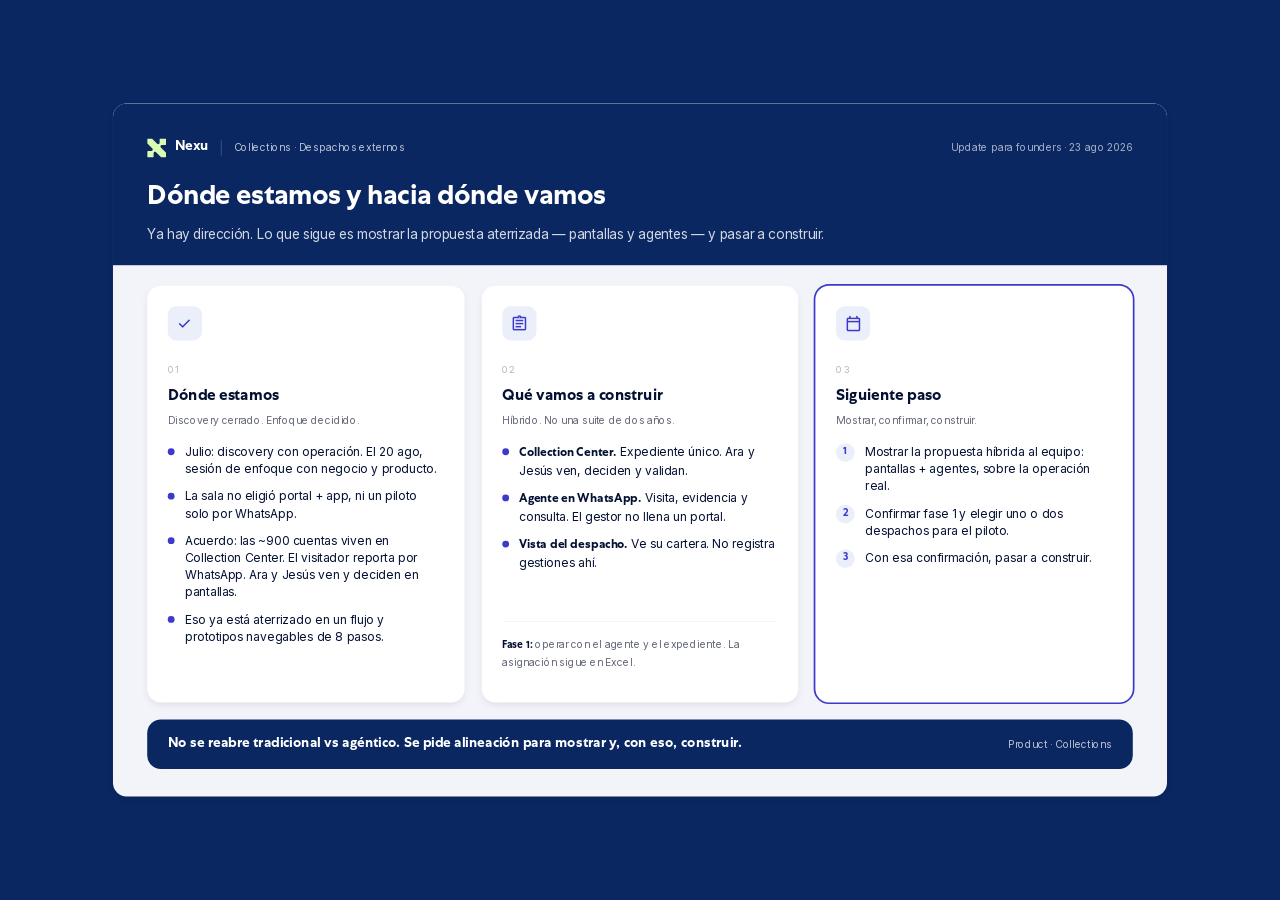
<file: update-founders.html>
<!DOCTYPE html>
<html lang="es-MX">
<head>
<meta charset="UTF-8">
<meta name="viewport" content="width=device-width, initial-scale=1.0">
<title>Despachos externos — Update founders · Nexu</title>
<link rel="stylesheet" href="design-system/kit.css">
<script src="design-system/icons.js"></script>
<style>
  html, body{margin:0;height:100%;background:var(--action-navy)}
  .stage{min-height:100%;display:flex;align-items:center;justify-content:center;padding:var(--space-6)}
  .slide{
    width:1440px;height:810px;background:var(--gray-100);border-radius:var(--radius-md);
    overflow:hidden;display:flex;flex-direction:column;box-shadow:var(--shadow-m);
    transform-origin:center center;
  }
  .head{background:var(--action-navy);color:#fff;padding:var(--space-8) var(--space-10) var(--space-6);flex:none}
  .head-top{display:flex;align-items:center;justify-content:space-between;margin-bottom:var(--space-5)}
  .brand{display:flex;align-items:center;gap:10px}
  .brand .mark{width:22px;height:22px;color:var(--brand-accent-green)}
  .brand .mark svg{width:100%;height:100%;display:block}
  .brand .word{font-family:var(--font-display);font-weight:700;font-size:var(--fs-04);color:#fff}
  .brand .sep{width:1px;height:18px;background:rgba(255,255,255,.24);margin:0 4px}
  .brand .area{font-family:var(--font-body);font-size:var(--fs-02);color:rgba(255,255,255,.72)}
  .when{font-family:var(--font-body);font-size:var(--fs-02);color:rgba(255,255,255,.64)}
  .head h1{font-family:var(--font-display);font-weight:700;font-size:var(--fs-07);line-height:var(--lh-07);
    color:#fff;margin:0 0 8px;letter-spacing:-.01em}
  .head .lede{font-family:var(--font-body);font-size:var(--fs-04);line-height:var(--lh-04);
    color:rgba(255,255,255,.82);margin:0;max-width:920px}
  .body{flex:1;padding:var(--space-6) var(--space-10) 0;display:grid;grid-template-columns:1fr 1fr 1fr;gap:var(--space-5);min-height:0}
  .col{padding:var(--space-6);display:flex;flex-direction:column;min-height:0}
  .col.ask{box-shadow:0 0 0 2px var(--brand-primary-blue)}
  .col .ic-wrap{width:40px;height:40px;border-radius:10px;background:var(--primary-100);
    color:var(--brand-primary-blue);display:flex;align-items:center;justify-content:center;margin-bottom:var(--space-4)}
  .col .ic-wrap .ic{width:22px;height:22px;display:inline-flex}
  .col h2{font-family:var(--font-display);font-weight:700;font-size:var(--fs-05);line-height:var(--lh-05);
    color:var(--text-base);margin:0 0 4px}
  .col .hint{font-family:var(--font-body);font-size:var(--fs-02);line-height:var(--lh-02);
    color:var(--text-muted);margin:0 0 var(--space-4)}
  .col ul{list-style:none;margin:0;padding:0;display:flex;flex-direction:column;gap:var(--space-3)}
  .col li{font-family:var(--font-body);font-size:var(--fs-03);line-height:var(--lh-02);color:var(--text-base);
    display:flex;gap:var(--space-3);align-items:flex-start}
  .col li strong{font-family:var(--font-display);font-weight:700}
  .dot{width:8px;height:8px;border-radius:var(--radius-pill);background:var(--brand-primary-blue);
    flex:none;margin-top:6px}
  .n{width:22px;height:22px;border-radius:var(--radius-pill);background:var(--primary-100);
    color:var(--brand-primary-blue);font-family:var(--font-display);font-weight:700;font-size:var(--fs-02);
    display:flex;align-items:center;justify-content:center;flex:none;margin-top:0}
  .phase-note{margin-top:auto;padding-top:var(--space-4);border-top:1px solid var(--gray-100);
    font-family:var(--font-body);font-size:var(--fs-02);line-height:var(--lh-02);color:var(--text-muted)}
  .phase-note strong{font-family:var(--font-display);font-weight:700;color:var(--text-base)}
  .foot{flex:none;margin:var(--space-5) var(--space-10) var(--space-8);background:var(--action-navy);border-radius:var(--radius-md);
    padding:var(--space-4) var(--space-6);display:flex;align-items:center;justify-content:space-between;gap:var(--space-6)}
  .foot p{font-family:var(--font-display);font-weight:700;font-size:var(--fs-04);line-height:var(--lh-04);
    color:#fff;margin:0}
  .foot span{font-family:var(--font-body);font-size:var(--fs-02);line-height:var(--lh-02);
    color:rgba(255,255,255,.72);white-space:nowrap}
</style>
</head>
<body>
<div class="stage">
  <article class="slide" id="slide">

    <header class="head">
      <div class="head-top">
        <div class="brand">
          <span class="mark">
            <svg viewBox="0 0 331.029 331.029" xmlns="http://www.w3.org/2000/svg"><path d="M 331 101.249 L 331 10.769 C 331 4.821 326.179 0 320.231 0 L 229.751 0 C 223.804 0 218.983 4.821 218.983 10.769 L 218.983 72.176 C 218.983 79.076 216.24 85.688 211.361 90.567 C 201.198 100.729 184.742 100.729 174.58 90.567 L 87.189 3.147 C 85.168 1.126 82.425 0 79.567 0 L 10.769 0 C 4.821 0 0 4.821 0 10.769 L 0 79.567 C 0 82.425 1.126 85.168 3.147 87.189 L 90.567 174.609 C 100.729 184.771 100.729 201.227 90.567 211.39 C 85.688 216.269 79.076 219.011 72.176 219.011 L 10.769 219.011 C 4.821 219.011 0 223.833 0 229.78 L 0 320.26 C 0 326.207 4.821 331.029 10.769 331.029 L 101.249 331.029 C 107.196 331.029 112.017 326.207 112.017 320.26 L 112.017 258.853 C 112.017 251.953 114.76 245.341 119.639 240.462 C 129.802 230.3 146.258 230.3 156.42 240.462 L 243.84 327.882 C 245.861 329.903 248.604 331.029 251.462 331.029 L 320.26 331.029 C 326.207 331.029 331.029 326.207 331.029 320.26 L 331.029 251.462 C 331.029 248.604 329.903 245.861 327.882 243.84 L 240.462 156.42 C 230.3 146.258 230.3 129.802 240.462 119.639 C 245.341 114.76 251.953 112.017 258.853 112.017 L 320.26 112.017 C 326.207 112.017 331.029 107.196 331.029 101.249 L 331 101.249 Z" fill="currentColor"></path></svg>
          </span>
          <span class="word">Nexu</span>
          <span class="sep"></span>
          <span class="area">Collections · Despachos externos</span>
        </div>
        <p class="when">Update para founders · 23 ago 2026</p>
      </div>
      <h1>Dónde estamos y hacia dónde vamos</h1>
      <p class="lede">Ya hay dirección. Lo que sigue es mostrar la propuesta aterrizada — pantallas y agentes — y pasar a construir.</p>
    </header>

    <div class="body">

      <section class="card card-raised col">
        <div class="ic-wrap"><span class="ic" data-icon="check" data-size="22"></span></div>
        <p class="eyebrow">01</p>
        <h2>Dónde estamos</h2>
        <p class="hint">Discovery cerrado. Enfoque decidido.</p>
        <ul>
          <li><span class="dot"></span><span>Julio: discovery con operación. El 20 ago, sesión de enfoque con negocio y producto.</span></li>
          <li><span class="dot"></span><span>La sala no eligió portal + app, ni un piloto solo por WhatsApp.</span></li>
          <li><span class="dot"></span><span>Acuerdo: las ~900 cuentas viven en Collection Center. El visitador reporta por WhatsApp. Ara y Jesús ven y deciden en pantallas.</span></li>
          <li><span class="dot"></span><span>Eso ya está aterrizado en un flujo y prototipos navegables de 8 pasos.</span></li>
        </ul>
      </section>

      <section class="card card-raised col">
        <div class="ic-wrap"><span class="ic" data-icon="expediente" data-size="22"></span></div>
        <p class="eyebrow">02</p>
        <h2>Qué vamos a construir</h2>
        <p class="hint">Híbrido. No una suite de dos años.</p>
        <ul>
          <li><span class="dot"></span><span><strong>Collection Center.</strong> Expediente único. Ara y Jesús ven, deciden y validan.</span></li>
          <li><span class="dot"></span><span><strong>Agente en WhatsApp.</strong> Visita, evidencia y consulta. El gestor no llena un portal.</span></li>
          <li><span class="dot"></span><span><strong>Vista del despacho.</strong> Ve su cartera. No registra gestiones ahí.</span></li>
        </ul>
        <p class="phase-note"><strong>Fase 1:</strong> operar con el agente y el expediente. La asignación sigue en Excel.</p>
      </section>

      <section class="card card-raised col ask">
        <div class="ic-wrap"><span class="ic" data-icon="calendar" data-size="22"></span></div>
        <p class="eyebrow">03</p>
        <h2>Siguiente paso</h2>
        <p class="hint">Mostrar, confirmar, construir.</p>
        <ul>
          <li><span class="n">1</span><span>Mostrar la propuesta híbrida al equipo: pantallas + agentes, sobre la operación real.</span></li>
          <li><span class="n">2</span><span>Confirmar fase 1 y elegir uno o dos despachos para el piloto.</span></li>
          <li><span class="n">3</span><span>Con esa confirmación, pasar a construir.</span></li>
        </ul>
      </section>

    </div>

    <footer class="foot">
      <p>No se reabre tradicional vs agéntico. Se pide alineación para mostrar y, con eso, construir.</p>
      <span>Product · Collections</span>
    </footer>

  </article>
</div>
<script>
  document.querySelectorAll("[data-icon]").forEach(function (el) {
    el.innerHTML = nexuIconSVG(el.getAttribute("data-icon"), Number(el.getAttribute("data-size") || 20));
  });
  (function () {
    var slide = document.getElementById("slide");
    function fit() {
      var pad = 48;
      var sx = (window.innerWidth - pad) / 1440;
      var sy = (window.innerHeight - pad) / 810;
      var s = Math.min(sx, sy, 1);
      slide.style.transform = "scale(" + s + ")";
    }
    fit();
    window.addEventListener("resize", fit);
  })();
</script>
</body>
</html>
</file>
<file: design-system/colors_and_type.css>
/* ============================================================================
   NEXU DESIGN SYSTEM — Foundations: Color + Type + Spacing + Elevation
   Source: "UI Design System 2026 - WIP.fig" (Nexu). All hex values are exact.
   Load this file (it @imports the fonts) before any component CSS.
   ============================================================================ */

/* Icon library: Google Material Symbols (Outlined + Rounded). @import must precede @font-face. */
@import url('https://fonts.googleapis.com/css2?family=Material+Symbols+Outlined:opsz,wght,FILL,GRAD@20..48,100..700,0..1,-50..200');
@import url('https://fonts.googleapis.com/css2?family=Material+Symbols+Rounded:opsz,wght,FILL,GRAD@20..48,100..700,0..1,-50..200');

/* ----------------------------------------------------------------------------
   FONTS
   - Centra No1  → display, headings, labels, button text (Bold + Book)
   - Centra Mono → numerics / tabular figures (Book)
   - Inter       → body copy + dense UI text (variable)
---------------------------------------------------------------------------- */
@font-face {
  font-family: "Centra No1";
  src: url("fonts/CentraNo1-Book.otf") format("opentype");
  font-weight: 400;
  font-style: normal;
  font-display: swap;
}
@font-face {
  font-family: "Centra No1";
  src: url("fonts/CentraNo1-Bold.otf") format("opentype");
  font-weight: 700;
  font-style: normal;
  font-display: swap;
}
@font-face {
  font-family: "Centra No1";
  src: url("fonts/CentraNo1-BoldItalic.otf") format("opentype");
  font-weight: 700;
  font-style: italic;
  font-display: swap;
}
@font-face {
  font-family: "Centra Mono";
  src: url("fonts/CentraMono-Book.otf") format("opentype");
  font-weight: 400;
  font-style: normal;
  font-display: swap;
}
@font-face {
  font-family: "Inter";
  src: url("fonts/Inter-Variable.ttf") format("truetype");
  font-weight: 100 900;
  font-style: normal;
  font-display: swap;
}

:root {
  /* ==========================================================================
     COLOR — TEXT
     ========================================================================== */
  --text-base:    #041133; /* all primary text / headings */
  --text-muted:   #62677A; /* subtitles, secondary copy */
  --text-subtle:  #B6B6BC; /* captions, placeholders, disabled */
  --text-on-dark: #FFFFFF; /* text on dark / brand backgrounds */

  /* ==========================================================================
     COLOR — BRAND
     ========================================================================== */
  --brand-primary-blue:   #3B3ACA; /* core brand identity blue */
  --brand-secondary-blue: #313895; /* deep brand blue / focus rings */
  --brand-accent-green:   #D9FCB1; /* Nexu accent green (logo, highlights) */

  /* Action blue — the interactive primary used by buttons & nav.
     (Distinct from brand-primary-blue in the component library.) */
  --action-blue:       #3E60D6;
  --action-navy:       #0A2762; /* sidebar / app chrome background */

  /* ==========================================================================
     COLOR — PRIMARY SHADES (interactive blue ramp)
     ========================================================================== */
  --primary-900: #2C4CB9; /* buttons, text, icons */
  --primary-700: #6580DE;
  --primary-500: #B2BFEF;
  --primary-300: #D8DFF7;
  --primary-100: #EBEFFA;

  /* ==========================================================================
     COLOR — SECONDARY SHADES (deep blue ramp)
     ========================================================================== */
  --secondary-900: #222983;
  --secondary-700: #5A60AA;
  --secondary-500: #ADAFD5;
  --secondary-300: #D6D7EA;
  --secondary-100: #EAEBF4;

  /* ==========================================================================
     COLOR — NEUTRAL
     ========================================================================== */
  --gray-900: #3A3D49; /* buttons, text, icons */
  --gray-700: #62636C; /* headers, footers, bars */
  --gray-500: #A9ACB6; /* borders, lines, dividers */
  --gray-200: #DDDEE1; /* shapes / component fills */
  --gray-100: #F3F4FA; /* screen backgrounds */
  --white:    #FFFFFF;

  /* Extra surface tints observed across components */
  --surface-page:   #F9F9F9; /* doc / canvas background */
  --surface-faint:  #F3F4FA; /* level-1 card border / subtle fill */

  /* ==========================================================================
     COLOR — STATE / SEMANTIC
     ========================================================================== */
  --success-900: #148666; /* text + icons */
  --success-700: #24A785;
  --success-500: #96D8C2;
  --success-300: #CBEDD3;
  --success-100: #E0FBEA; /* soft background */

  --warning-900: #DD9600; /* text + icons */
  --warning-700: #F4BB45;
  --warning-500: #FBE0A7;
  --warning-300: #FDF0D3;
  --warning-100: #FFF4DE; /* soft background */

  --error-900: #AC2446; /* text + icons */
  --error-800: #C8264F;
  --error-700: #E64566;
  --error-500: #F0ACB2;
  --error-300: #FFD8DC;
  --error-100: #FFE9EB; /* soft background */

  /* ==========================================================================
     TYPE — FAMILIES
     ========================================================================== */
  --font-display: "Centra No1", "Helvetica Neue", Arial, sans-serif; /* headings, labels, buttons */
  --font-body:    "Inter", "Helvetica Neue", Arial, sans-serif;       /* body + dense UI */
  --font-mono:    "Centra Mono", "Roboto Mono", ui-monospace, monospace; /* figures */

  /* ==========================================================================
     TYPE — SCALE (desktop). Pairs: size / line-height
     ========================================================================== */
  --fs-00: 8px;   --lh-00: 10px;
  --fs-01: 10px;  --lh-01: 14px;
  --fs-02: 12px;  --lh-02: 20px;  /* dominant UI text size */
  --fs-03: 14px;  --lh-03: 24px;
  --fs-04: 16px;  --lh-04: 26px;
  --fs-05: 18px;  --lh-05: 28px;
  --fs-06: 24px;  --lh-06: 32px;
  --fs-07: 32px;  --lh-07: 40px;
  --fs-08: 56px;  --lh-08: 64px;
  --fs-09: 72px;  --lh-09: 80px;

  /* ==========================================================================
     SPACING — 8pt base, 4pt sub-steps
     ========================================================================== */
  --space-0: 2px;
  --space-1: 4px;
  --spacing-base: 8px;  /* base unit (token name: spacing-base) */
  --space-3: 12px;
  --space-4: 16px;
  --space-5: 20px;
  --space-6: 24px;   /* grid gutter */
  --space-8: 32px;
  --space-10: 40px;
  --space-12: 48px;
  --space-16: 64px;
  --space-24: 96px;
  --space-32: 128px;
  --space-64: 256px;
  --space-128: 512px;

  /* ==========================================================================
     RADII
     ========================================================================== */
  --radius-xs: 4px;
  --radius-sm: 8px;   /* buttons, inputs, chips */
  --radius-md: 16px;  /* cards */
  --radius-lg: 32px;  /* large surfaces / sheets */
  --radius-pill: 9999px; /* status tags, toggles */

  /* ==========================================================================
     ELEVATION — soft, low-contrast shadows (10,10,10 base)
     ========================================================================== */
  --shadow-hover-button: 0 4px 4px 0 rgba(0, 0, 0, 0.10); /* button hover lift */
  --shadow-xs:  0 1px 2px 0 rgba(10, 10, 10, 0.05);
  --shadow-s:   0 1px 4px 0 rgba(10, 10, 10, 0.10);
  --shadow-m:   0 4px 10px -2px rgba(10, 10, 10, 0.10);   /* cards, dropdowns */
  --shadow-l:   0 10px 15px -5px rgba(10, 10, 10, 0.10);  /* raised cards */
  --shadow-xl:  0 15px 20px -5px rgba(10, 10, 10, 0.10);  /* popovers */
  --shadow-2xl: 0 25px 40px -10px rgba(10, 10, 10, 0.20); /* modals */
  --shadow-focus: 0 0 0 2px var(--secondary-900);         /* focus ring (composite) */
  /* legacy aliases (kept so existing components don't break) */
  --shadow-sm: var(--shadow-m);
  --shadow-md: var(--shadow-l);
  --shadow-lg: var(--shadow-xl);

  /* Grid */
  --grid-max: 1440px;
  --grid-cols: 12; /* @kind other */
  --grid-gutter: 24px;
}

/* ============================================================================
   SEMANTIC TYPE ROLES
   Apply as classes or copy the declarations. Headings = Centra No1 Bold.
   ============================================================================ */
.t-display {
  font-family: var(--font-display); font-weight: 700;
  font-size: var(--fs-09); line-height: var(--lh-09); color: var(--text-base);
  letter-spacing: -0.01em;
}
.t-h1 {
  font-family: var(--font-display); font-weight: 700;
  font-size: var(--fs-07); line-height: var(--lh-07); color: var(--text-base);
}
.t-h2 {
  font-family: var(--font-display); font-weight: 700;
  font-size: var(--fs-06); line-height: var(--lh-06); color: var(--text-base);
}
.t-h3 {
  font-family: var(--font-display); font-weight: 700;
  font-size: var(--fs-05); line-height: var(--lh-05); color: var(--text-base);
}
.t-title {
  font-family: var(--font-display); font-weight: 700;
  font-size: var(--fs-04); line-height: var(--lh-04); color: var(--text-base);
}
.t-label {
  /* input labels, eyebrow labels */
  font-family: var(--font-display); font-weight: 700;
  font-size: var(--fs-02); line-height: 16px; color: var(--text-base);
}
.t-body {
  font-family: var(--font-body); font-weight: 400;
  font-size: var(--fs-04); line-height: var(--lh-04); color: var(--text-base);
}
.t-body-strong {
  font-family: var(--font-body); font-weight: 500;
  font-size: var(--fs-04); line-height: var(--lh-04); color: var(--text-base);
}
.t-ui {
  /* default dense UI text (table cells, fields) */
  font-family: var(--font-body); font-weight: 400;
  font-size: var(--fs-03); line-height: var(--lh-03); color: var(--text-base);
}
.t-ui-strong {
  font-family: var(--font-body); font-weight: 500;
  font-size: var(--fs-03); line-height: var(--lh-03); color: var(--text-base);
}
.t-caption {
  font-family: var(--font-body); font-weight: 400;
  font-size: var(--fs-02); line-height: var(--lh-02); color: var(--text-muted);
}
.t-button {
  font-family: var(--font-display); font-weight: 700;
  font-size: var(--fs-03); line-height: var(--lh-02); letter-spacing: 0;
}
.t-mono {
  font-family: var(--font-mono); font-weight: 400;
  font-variant-numeric: tabular-nums;
  font-size: var(--fs-04); line-height: var(--lh-04); color: var(--text-base);
}

/* ============================================================================
   ICONS — Material Symbols Outlined
   Outlined variant, regular stroke (wght 400), color inherits via currentColor.
   Recommended sizes: 16px inline · 20px UI · 24px navigation.
   Render via nexuIconSVG(name, size) in icons.js (maps DS names → glyph names).
   ============================================================================ */
.material-symbols-outlined {
  font-family: "Material Symbols Outlined";
  font-weight: normal;
  font-style: normal;
  line-height: 1;
  letter-spacing: normal;
  text-transform: none;
  display: inline-flex;
  align-items: center;
  justify-content: center;
  white-space: nowrap;
  direction: ltr;
  overflow: hidden;
  -webkit-font-feature-settings: "liga";
  -webkit-font-smoothing: antialiased;
  font-variation-settings: "FILL" 0, "wght" 400, "GRAD" 0, "opsz" 24;
}
.material-symbols-rounded {
  font-family: "Material Symbols Rounded";
  font-weight: normal;
  font-style: normal;
  line-height: 1;
  letter-spacing: normal;
  text-transform: none;
  display: inline-flex;
  align-items: center;
  justify-content: center;
  white-space: nowrap;
  direction: ltr;
  overflow: hidden;
  -webkit-font-feature-settings: "liga";
  -webkit-font-smoothing: antialiased;
  font-variation-settings: "FILL" 0, "wght" 400, "GRAD" 0, "opsz" 24;
}
</file>
<file: design-system/kit.css>
/* Nexu platform UI kit — component styling. Built on the design-system foundations. */
@import "./colors_and_type.css";

*{box-sizing:border-box}
html,body{margin:0;height:100%}
body{font-family:var(--font-body);color:var(--text-base);background:var(--gray-100)}
#root{height:100%}

/* ---- App shell ---- */
.app{display:flex;height:100vh;overflow:hidden}
.main{flex:1;display:flex;flex-direction:column;min-width:0}
.content{flex:1;overflow:auto;padding:28px 32px}
.content-inner{max-width:1180px;margin:0 auto}

/* ---- Sidebar ---- */
.sidebar{width:240px;flex:none;background:var(--action-navy);display:flex;flex-direction:column;padding:22px 0;color:#fff;
  position:relative;z-index:20;transition:width .2s ease}
.sidebar.collapsed{width:80px}
.sb-toggle{position:absolute;top:16px;right:-12px;width:24px;height:24px;border-radius:9999px;background:#fff;
  border:1px solid var(--gray-200);box-shadow:var(--shadow-s);display:flex;align-items:center;justify-content:center;
  cursor:pointer;color:var(--text-muted);z-index:40}
.sb-toggle .ic{width:16px;height:16px;display:inline-flex}
.sb-toggle:hover{color:var(--brand-primary-blue);border-color:var(--brand-primary-blue)}
.sb-logo{display:flex;align-items:center;gap:10px;padding:0 24px 18px;flex:none}
.sb-logo .mark{width:30px;height:30px;color:var(--brand-accent-green);flex:none}
.sb-logo .mark svg{width:100%;height:100%;display:block}
.sb-logo .word{font-family:var(--font-display);font-weight:700;font-size:22px;letter-spacing:-.01em}
.sb-nav{flex:1;overflow-y:auto;padding:2px 0 6px}
.sb-nav::-webkit-scrollbar{width:6px}
.sb-nav::-webkit-scrollbar-thumb{background:rgba(255,255,255,.16);border-radius:9999px}
.sb-section{font-family:var(--font-body);font-size:10px;letter-spacing:.1em;text-transform:uppercase;color:rgba(255,255,255,.42);padding:14px 24px 6px}
.sb-item{display:flex;align-items:center;gap:12px;margin:1px 12px;padding:8px 12px;border-radius:8px;cursor:pointer;
  font-family:var(--font-display);font-weight:700;font-size:13px;color:rgba(255,255,255,.78);transition:background .12s,color .12s}
.sb-item .ic{width:20px;height:20px;flex:none;display:inline-flex}
.sb-item:hover{background:rgba(255,255,255,.07);color:#fff}
.sb-item.active{background:var(--action-blue);color:#fff}
.sb-item .lbl{flex:1;min-width:0;overflow:hidden;text-overflow:ellipsis;white-space:nowrap}
.sb-item .caret{width:18px;height:18px;flex:none;display:inline-flex;opacity:.7;transition:transform .15s}
.sb-item .caret.open{transform:rotate(180deg)}
/* submenu */
.sb-sub{margin:2px 0 4px}
.sb-subitem{display:flex;align-items:center;gap:10px;margin:1px 12px 1px 22px;padding:7px 10px;border-radius:8px;cursor:pointer;
  font-family:var(--font-display);font-weight:700;font-size:12.5px;color:rgba(255,255,255,.62);transition:background .12s,color .12s}
.sb-subitem .ic{width:18px;height:18px;flex:none;display:inline-flex}
.sb-subitem .lbl{flex:1;min-width:0;overflow:hidden;text-overflow:ellipsis;white-space:nowrap}
.sb-subitem:hover{background:rgba(255,255,255,.06);color:#fff}
.sb-subitem.active{background:var(--action-blue);color:#fff}
.sb-footer{flex:none;border-top:1px solid rgba(255,255,255,.10);padding-top:8px}
.sb-user{margin:8px 12px 0;padding:11px;border-radius:10px;background:rgba(255,255,255,.06);display:flex;align-items:center;gap:10px}

/* ---- Sidebar collapsed + flyout ---- */
.sidebar.collapsed .sb-logo{justify-content:center;padding:0 4px 14px}
.sidebar.collapsed .sb-logo .word{display:none}
.sidebar.collapsed .sb-section{display:none}
.sidebar.collapsed .sb-nav{overflow:visible;display:flex;flex-direction:column;align-items:center;padding:2px 4px 6px}
.sidebar.collapsed .sb-item{
  width:72px;height:auto;min-height:54px;margin:2px auto;padding:6px 4px;gap:4px;
  flex-direction:column;justify-content:center;align-items:center;text-align:center;box-sizing:border-box
}
.sidebar.collapsed .sb-item .ic{width:22px;height:22px}
.sidebar.collapsed .sb-item .lbl{
  display:-webkit-box;-webkit-box-orient:vertical;-webkit-line-clamp:2;
  flex:none;width:100%;max-width:100%;margin:0;
  font-size:9px;line-height:1.15;font-weight:700;
  text-align:center;white-space:normal;overflow:hidden;text-overflow:ellipsis
}
.sidebar.collapsed .sb-item .caret{display:none}
.sidebar.collapsed .sb-parent-wrap{width:100%;display:flex;flex-direction:column;align-items:center}
.sidebar.collapsed .sb-footer{display:flex;flex-direction:column;align-items:center;width:100%}
.sidebar.collapsed .sb-footer .sb-item{width:72px;height:auto;min-height:54px;margin:2px auto}
.sidebar.collapsed .sb-user{width:40px;height:40px;margin:8px auto 0;padding:0;gap:0;justify-content:center}
.sidebar.collapsed .sb-user > div{display:none}
.sb-parent-wrap{position:relative}
.sb-flyout{position:absolute;left:calc(100% + 12px);top:0;background:#fff;border:1px solid var(--gray-200);
  border-radius:8px;box-shadow:var(--shadow-m);min-width:212px;max-width:280px;max-height:min(70vh,520px);
  display:flex;flex-direction:column;overflow:hidden;padding:0;z-index:60}
.sb-flyout .ft{flex:none;font-family:var(--font-display);font-weight:700;font-size:11px;color:var(--text-muted);
  padding:12px 16px 8px;text-transform:uppercase;letter-spacing:.05em;border-bottom:1px solid var(--gray-200)}
.sb-flyout-list{overflow-y:auto;overflow-x:hidden;flex:1 1 auto;min-height:0;padding:6px 0;
  scrollbar-width:thin;scrollbar-color:var(--gray-500) transparent}
.sb-fly-item{display:flex;align-items:center;gap:10px;height:40px;padding:0 16px;cursor:pointer;
  font-family:var(--font-display);font-weight:700;font-size:13px;color:var(--text-base)}
.sb-fly-item .ic{width:18px;height:18px;display:inline-flex;color:var(--text-muted);flex:none}
.sb-fly-item:hover{background:var(--gray-100)}
.sb-fly-item.active{color:var(--brand-primary-blue)}
.sb-fly-item.active .ic{color:var(--brand-primary-blue)}
.sb-user .av{width:34px;height:34px;border-radius:9999px;background:var(--brand-accent-green);color:var(--action-navy);
  display:flex;align-items:center;justify-content:center;font-family:var(--font-display);font-weight:700;font-size:13px;flex:none}
.sb-user .nm{font-family:var(--font-display);font-weight:700;font-size:13px;color:#fff;line-height:1.2}
.sb-user .role{font-size:11px;color:rgba(255,255,255,.55)}

/* ---- Top bar ---- */
.topbar{height:64px;flex:none;background:#fff;border-bottom:1px solid var(--gray-200);
  display:flex;align-items:center;gap:18px;padding:0 28px}
.topbar .title{font-family:var(--font-display);font-weight:700;font-size:20px;color:var(--text-base)}
.topbar .crumb{font-family:var(--font-body);font-size:13px;color:var(--text-muted);display:flex;align-items:center;gap:8px;cursor:pointer}
.topbar .crumb .ic{width:18px;height:18px;display:inline-flex}
.topbar-spacer{flex:1}
.searchbar{display:flex;align-items:center;gap:8px;background:var(--gray-100);border-radius:8px;padding:8px 12px;width:280px}
.searchbar .ic{width:18px;height:18px;color:var(--text-muted);flex:none;display:inline-flex}
.searchbar input{border:none;background:transparent;outline:none;flex:1;font-family:var(--font-body);font-size:13px;color:var(--text-base);min-width:0}
.searchbar input::placeholder{color:var(--text-subtle)}
/* Icon button — chrome / row actions. Always reset native <button> chrome. */
.icon-btn{width:40px;height:40px;border-radius:var(--radius-sm);border:none;padding:0;background:transparent;
  display:inline-flex;align-items:center;justify-content:center;color:var(--gray-900);cursor:pointer;position:relative;
  transition:background .12s,color .12s}
.icon-btn:hover{background:var(--primary-100);color:var(--brand-primary-blue)}
.icon-btn:focus-visible{outline:2px solid var(--brand-secondary-blue);outline-offset:2px}
.icon-btn:disabled{color:var(--text-subtle);cursor:not-allowed;background:transparent}
.icon-btn .ic{width:22px;height:22px;display:inline-flex;color:inherit}
.icon-btn .dot{position:absolute;top:9px;right:10px;width:7px;height:7px;border-radius:9999px;background:var(--error-800);border:1.5px solid #fff}
.icon-btn-sm{width:32px;height:32px}
.icon-btn-sm .ic{width:20px;height:20px}

/* ---- Buttons ---- */
.btn{display:inline-flex;align-items:center;justify-content:center;gap:8px;border:none;cursor:pointer;
  font-family:var(--font-display);font-weight:700;font-size:14px;line-height:20px;border-radius:8px;height:40px;padding:0 16px;white-space:nowrap;transition:background .12s,box-shadow .12s,color .12s}
.btn .ic{width:18px;height:18px;display:inline-flex;flex:none}
.btn-primary{background:var(--brand-primary-blue);color:#fff}
.btn-primary:hover{background:var(--brand-secondary-blue)}
.btn-secondary{background:transparent;color:var(--brand-primary-blue);box-shadow:inset 0 0 0 1.5px var(--brand-primary-blue)}
.btn-secondary:hover{background:var(--primary-100)}
.btn-tertiary{background:transparent;color:var(--brand-primary-blue)}
.btn-tertiary:hover{background:var(--primary-100)}
.btn-danger{background:var(--error-800);color:#fff}
.btn-danger:hover{background:var(--error-900)}
.btn-ghost-danger{background:#fff;color:var(--error-800);box-shadow:inset 0 0 0 1.5px var(--error-500)}
.btn-ghost-danger:hover{background:var(--error-100)}
.btn[disabled]{background:var(--gray-100);color:var(--gray-500);cursor:not-allowed;box-shadow:none}
.btn-sm{height:32px;padding:0 16px;font-size:14px}
.btn-lg{height:48px;padding:0 16px;font-size:14px}

/* ---- Status tags ---- */
.tag{display:inline-flex;align-items:center;gap:6px;border-radius:9999px;
  font-family:var(--font-display);font-weight:700;font-size:12px;line-height:18px;padding:3px 11px;white-space:nowrap}
.tag .ic{width:13px;height:13px;display:inline-flex}

/* ---- Cards ---- */
.card{background:#fff;border-radius:16px;padding:20px}
.card-flat{border:1px solid var(--surface-faint)}
.card-raised{box-shadow:var(--shadow-sm)}
.card-title{font-family:var(--font-display);font-weight:700;font-size:16px;color:var(--text-base);margin:0 0 4px}
.card-sub{font-family:var(--font-body);font-size:12px;color:var(--text-muted)}
.eyebrow{font-family:var(--font-body);font-size:11px;color:var(--text-subtle);text-transform:uppercase;letter-spacing:.07em}

/* ---- KPI ---- */
.kpi{display:flex;flex-direction:column;gap:10px}
.kpi .ic-wrap{width:40px;height:40px;border-radius:10px;display:flex;align-items:center;justify-content:center}
.kpi .ic-wrap .ic{width:22px;height:22px;display:inline-flex}
.kpi .val{font-family:var(--font-mono);font-size:30px;line-height:1;color:var(--text-base)}
.kpi .lab{font-family:var(--font-body);font-size:13px;color:var(--text-muted)}
.kpi .delta{font-family:var(--font-display);font-weight:700;font-size:12px}

/* ---- Table ---- */
.table{width:100%;border-collapse:collapse;background:#fff}
.table thead th{text-align:left;font-family:var(--font-display);font-weight:700;font-size:11px;text-transform:uppercase;letter-spacing:.05em;
  color:var(--text-muted);padding:12px 16px;border-bottom:1px solid var(--gray-200);white-space:nowrap}
.table tbody td{padding:14px 16px;border-bottom:1px solid var(--gray-100);font-family:var(--font-body);font-size:13px;color:var(--text-base);vertical-align:middle}
.table tbody tr{cursor:pointer;transition:background .1s}
.table tbody tr:hover{background:var(--primary-100)}
.table tbody tr:last-child td{border-bottom:none}
.td-num{font-family:var(--font-mono);font-variant-numeric:tabular-nums}
.cell-client{display:flex;align-items:center;gap:10px}
.cell-client .av{width:32px;height:32px;border-radius:9999px;background:var(--primary-100);color:var(--action-blue);
  display:flex;align-items:center;justify-content:center;font-family:var(--font-display);font-weight:700;font-size:12px;flex:none}
.cell-client .nm{font-family:var(--font-display);font-weight:700;font-size:13px;color:var(--text-base);line-height:1.25;white-space:nowrap}
.cell-client .id{font-size:11px;color:var(--text-muted);font-family:var(--font-mono)}

/* ---- Segmented control ---- */
.seg{display:inline-flex;background:var(--gray-100);border-radius:8px;padding:3px;gap:2px}
.seg button{border:none;background:transparent;cursor:pointer;font-family:var(--font-display);font-weight:700;font-size:13px;
  color:var(--text-muted);padding:6px 14px;border-radius:6px;white-space:nowrap;transition:.12s}
.seg button.on{background:#fff;color:var(--brand-primary-blue);box-shadow:var(--shadow-s)}

/* ---- Tabs ---- */
.tabs{display:flex;gap:4px;border-bottom:1px solid var(--gray-200)}
.tabs button{border:none;background:transparent;cursor:pointer;font-family:var(--font-display);font-weight:700;font-size:14px;
  color:var(--text-muted);padding:12px 16px;border-bottom:2px solid transparent;margin-bottom:-1px;transition:.12s}
.tabs button:hover{color:var(--text-base)}
.tabs button.on{color:var(--action-blue);border-bottom-color:var(--action-blue)}
.tabs .count{display:inline-block;margin-left:7px;font-size:11px;background:var(--gray-100);color:var(--text-muted);border-radius:9999px;padding:1px 7px}
.tabs button.on .count{background:var(--primary-100);color:var(--action-blue)}

/* ---- Field rows (read display) ---- */
.field-grid{display:grid;grid-template-columns:1fr 1fr;gap:18px 28px}
.field-row .k{font-family:var(--font-body);font-size:11px;color:var(--text-subtle);text-transform:uppercase;letter-spacing:.05em;margin-bottom:3px}
.field-row .v{font-family:var(--font-display);font-weight:700;font-size:15px;color:var(--text-base)}

/* ---- Document checklist ---- */
.doc{display:flex;align-items:center;gap:12px;padding:11px 0;border-bottom:1px solid var(--gray-100)}
.doc:last-child{border-bottom:none}
.doc .badge{width:24px;height:24px;border-radius:9999px;display:flex;align-items:center;justify-content:center;flex:none}
.doc .badge .ic{width:14px;height:14px;display:inline-flex}
.doc .nm{flex:1;font-family:var(--font-body);font-weight:500;font-size:14px;color:var(--text-base)}

/* ---- Score gauge ---- */
.score{display:flex;align-items:center;gap:14px}
.score .ring{width:64px;height:64px;border-radius:9999px;flex:none;display:flex;align-items:center;justify-content:center;
  font-family:var(--font-mono);font-size:20px;color:var(--text-base)}
.score .ring .inner{width:50px;height:50px;border-radius:9999px;background:#fff;display:flex;align-items:center;justify-content:center}

/* ---- progress ---- */
.bar{height:8px;border-radius:9999px;background:var(--gray-200);overflow:hidden}
.bar>span{display:block;height:100%;border-radius:9999px;background:var(--action-blue)}

/* ---- misc ---- */
.row{display:flex;align-items:center}
.gap8{gap:8px}.gap12{gap:12px}.gap16{gap:16px}.gap24{gap:24px}
.between{justify-content:space-between}
.toolbar{display:flex;align-items:center;gap:12px;margin-bottom:18px}
.page-title{font-family:var(--font-display);font-weight:700;font-size:26px;color:var(--text-base);margin:0}
.muted{color:var(--text-muted)}
.divider{height:1px;background:var(--gray-100);margin:16px 0}
.pagination{display:flex;align-items:center;gap:6px;padding:14px 16px;font-family:var(--font-body);font-size:13px;color:var(--text-muted)}
.pagination .pg{width:30px;height:30px;border-radius:7px;display:flex;align-items:center;justify-content:center;cursor:pointer;font-family:var(--font-display);font-weight:700}
.pagination .pg.on{background:var(--brand-primary-blue);color:#fff}
.pagination .pg:not(.on):hover{background:var(--gray-100)}

/* ---- Form fields (input / select / textarea) ---- */
.form-field{display:flex;flex-direction:column;gap:6px}
.form-field > label{font-family:var(--font-body);font-weight:500;font-size:12px;color:var(--gray-700);
  text-transform:uppercase;letter-spacing:.6px}
.form-field > label .req{color:var(--error-800);margin-left:2px}
.control{display:flex;align-items:center;gap:10px;min-height:44px;box-sizing:border-box;
  background:#fff;border:1px solid var(--gray-200);border-radius:8px;padding:0 14px;transition:border-color .12s}
.control:hover{border-color:var(--gray-500)}
.control:focus-within{border-color:var(--brand-primary-blue)}
.control.error{border-color:var(--error-800)}
.control.disabled{background:var(--gray-100);border-color:var(--gray-200)}
.control input,.control select,.control textarea{flex:1;min-width:0;border:none;outline:none;background:transparent;
  font-family:var(--font-body);font-weight:400;font-size:14px;color:var(--text-base);padding:11px 0}
.control input::placeholder,.control textarea::placeholder{color:var(--gray-500)}
.control select{cursor:pointer;-webkit-appearance:none;appearance:none}
.control select:invalid{color:var(--gray-500)}
.control.disabled input{color:var(--gray-500)}
.control .ic{width:20px;height:20px;color:var(--text-muted);flex:none;display:inline-flex;pointer-events:none}
.control .lead{color:var(--text-muted)}
.help{font-family:var(--font-body);font-weight:400;font-size:12px;color:var(--gray-700)}
.help.error{color:var(--error-900)}

/* selection controls (form) */
.ck{width:18px;height:18px;border-radius:4px;border:1.5px solid var(--gray-500);background:#fff;flex:none;
  display:flex;align-items:center;justify-content:center;cursor:pointer;transition:.12s}
.ck.on{background:var(--brand-primary-blue);border-color:var(--brand-primary-blue)}
.ck:hover{border-color:var(--brand-primary-blue)}
.ck .ic{width:13px;height:13px;color:#fff;display:none}
.ck.on .ic{display:inline-flex}
.rb{width:18px;height:18px;border-radius:9999px;border:1.5px solid var(--gray-500);background:#fff;flex:none;
  display:flex;align-items:center;justify-content:center;cursor:pointer;transition:.12s}
.rb.on{border:2px solid var(--brand-primary-blue)}
.rb:hover{border-color:var(--brand-primary-blue)}
.rb.on::after{content:"";width:8px;height:8px;border-radius:9999px;background:var(--brand-primary-blue)}
.opt-label{display:flex;align-items:center;gap:10px;font-family:var(--font-body);font-size:14px;color:var(--text-base);cursor:pointer}

/* form section card */
.section-num{width:26px;height:26px;border-radius:9999px;background:var(--primary-100);color:var(--brand-primary-blue);
  font-family:var(--font-display);font-weight:700;font-size:13px;display:flex;align-items:center;justify-content:center;flex:none}
.section-head{display:flex;align-items:center;gap:12px;margin-bottom:20px}
.section-head .st{font-family:var(--font-display);font-weight:700;font-size:17px;color:var(--text-base)}
.section-head .ss{font-family:var(--font-body);font-size:12px;color:var(--text-muted)}
.yn-row{display:flex;align-items:center;justify-content:space-between;gap:16px;padding:14px 0;border-bottom:1px solid var(--gray-100)}
.yn-row:last-child{border-bottom:none}
.yn-q{font-family:var(--font-body);font-size:14px;color:var(--text-base);max-width:70%}
.yn-opts{display:flex;gap:22px}

/* sticky form footer */
.content--form{padding:28px 40px 104px}
.content--form .content-inner{margin:0}
.form-footer{position:fixed;left:240px;right:0;bottom:0;min-height:72px;box-sizing:border-box;
  background:#fff;border-top:1px solid var(--gray-200);
  box-shadow:0 -4px 12px -8px rgba(10,10,10,.14);padding:16px 40px;
  display:flex;align-items:center;gap:24px;z-index:30;transition:left .2s ease}
.app.sb-collapsed .form-footer{left:80px}
.form-footer .legal{flex:1;text-align:left;font-family:var(--font-body);font-size:12px;line-height:18px;color:var(--text-muted)}
.form-footer .footer-actions{display:flex;align-items:center;gap:20px;flex:none}

/* ---- Toggle switch (from DS foundations: selection-controls specimen) ----
   44×24 track · 20px thumb · brand-primary-blue (#3B3ACA) when on.
   Not present in the original kit.css export — added here so it's not
   reinvented per screen. Source: preview/selection-controls.html */
.tg{width:44px;height:24px;border-radius:var(--radius-pill);background:var(--gray-500);position:relative;
  transition:background .12s;flex:none;border:none;cursor:pointer;padding:0}
.tg::after{content:"";position:absolute;top:2px;left:2px;width:20px;height:20px;border-radius:50%;
  background:#fff;box-shadow:var(--shadow-xs);transition:transform .12s}
.tg.on,.tg[aria-checked="true"]{background:var(--brand-primary-blue)}
.tg.on::after,.tg[aria-checked="true"]::after{transform:translateX(20px)}
.tg:disabled,.tg.dis{background:var(--gray-200);cursor:not-allowed}
.tg:focus-visible{box-shadow:0 0 0 3px var(--primary-300)}
.tgl{display:inline-flex;align-items:center;gap:10px;font-family:var(--font-body);font-size:14px;color:var(--text-base)}

/* ---- Term selector (Figma Term Selector · 8708:373)
   65×56 tile · plazo + mensualidad · radiogroup of mutually exclusive options.
   States: Default · Selected (.on) · Hover/Focus · Disabled. */
.term-sel-row{display:flex;align-items:center;gap:16px;flex-wrap:wrap}
.term-sel{display:inline-flex;flex-direction:column;align-items:center;justify-content:center;gap:4px;
  width:65px;height:56px;padding:8px 4px;box-sizing:border-box;
  border-radius:var(--radius-sm);border:1.5px solid var(--gray-200);background:#fff;
  font-family:var(--font-body);font-weight:700;font-size:12px;line-height:normal;text-align:center;
  color:var(--text-muted);cursor:pointer;white-space:nowrap;transition:border-color .12s,background .12s,color .12s}
.term-sel .term,.term-sel .price{display:block;margin:0}
.term-sel:hover:not(:disabled):not(.dis):not(.on):not([aria-checked="true"]),
.term-sel:focus-visible:not(:disabled):not(.dis):not(.on):not([aria-checked="true"]),
.term-sel.hover{
  border-color:var(--brand-secondary-blue);color:var(--text-base);outline:none}
.term-sel.on,.term-sel[aria-checked="true"]{
  background:var(--primary-100);border-color:var(--brand-primary-blue);color:var(--brand-primary-blue)}
.term-sel.on .price,.term-sel[aria-checked="true"] .price{color:var(--text-base)}
.term-sel:disabled,.term-sel.dis{
  background:var(--gray-200);border-color:var(--gray-200);color:var(--text-subtle);cursor:not-allowed}
</file>
<file: collections-center/assets/index-DU6i16pW.css>
@import "https://fonts.googleapis.com/css2?family=Material+Symbols+Outlined:opsz,wght,FILL,GRAD@20..48,100..700,0..1,-50..200";@import "https://fonts.googleapis.com/css2?family=Material+Symbols+Rounded:opsz,wght,FILL,GRAD@20..48,100..700,0..1,-50..200";@font-face{font-family:Centra No1;src:url(./CentraNo1-Book-UKHcZjfV.otf)format("opentype");font-weight:400;font-style:normal;font-display:swap}@font-face{font-family:Centra No1;src:url(./CentraNo1-Bold-BauMnUpn.otf)format("opentype");font-weight:700;font-style:normal;font-display:swap}@font-face{font-family:Centra No1;src:url(./CentraNo1-BoldItalic-BJx1unhH.otf)format("opentype");font-weight:700;font-style:italic;font-display:swap}@font-face{font-family:Centra Mono;src:url(./CentraMono-Book-BjjaI_uA.otf)format("opentype");font-weight:400;font-style:normal;font-display:swap}@font-face{font-family:Inter;src:url(./Inter-Variable-H_M6nIbt.ttf)format("truetype");font-weight:100 900;font-style:normal;font-display:swap}:root{--text-base:#041133;--text-muted:#62677a;--text-subtle:#b6b6bc;--text-on-dark:#fff;--brand-primary-blue:#3b3aca;--brand-secondary-blue:#313895;--brand-accent-green:#d9fcb1;--action-blue:#3e60d6;--action-navy:#0a2762;--primary-900:#2c4cb9;--primary-700:#6580de;--primary-500:#b2bfef;--primary-300:#d8dff7;--primary-100:#ebeffa;--secondary-900:#222983;--secondary-700:#5a60aa;--secondary-500:#adafd5;--secondary-300:#d6d7ea;--secondary-100:#eaebf4;--gray-900:#3a3d49;--gray-700:#62636c;--gray-500:#a9acb6;--gray-200:#dddee1;--gray-100:#f3f4fa;--white:#fff;--surface-page:#f9f9f9;--surface-faint:#f3f4fa;--success-900:#148666;--success-700:#24a785;--success-500:#96d8c2;--success-300:#cbedd3;--success-100:#e0fbea;--warning-900:#dd9600;--warning-700:#f4bb45;--warning-500:#fbe0a7;--warning-300:#fdf0d3;--warning-100:#fff4de;--error-900:#ac2446;--error-800:#c8264f;--error-700:#e64566;--error-500:#f0acb2;--error-300:#ffd8dc;--error-100:#ffe9eb;--font-display:"Centra No1", "Helvetica Neue", Arial, sans-serif;--font-body:"Inter", "Helvetica Neue", Arial, sans-serif;--font-mono:"Centra Mono", "Roboto Mono", ui-monospace, monospace;--fs-00:8px;--lh-00:10px;--fs-01:10px;--lh-01:14px;--fs-02:12px;--lh-02:20px;--fs-03:14px;--lh-03:24px;--fs-04:16px;--lh-04:26px;--fs-05:18px;--lh-05:28px;--fs-06:24px;--lh-06:32px;--fs-07:32px;--lh-07:40px;--fs-08:56px;--lh-08:64px;--fs-09:72px;--lh-09:80px;--space-0:2px;--space-1:4px;--spacing-base:8px;--space-3:12px;--space-4:16px;--space-5:20px;--space-6:24px;--space-8:32px;--space-10:40px;--space-12:48px;--space-16:64px;--space-24:96px;--space-32:128px;--space-64:256px;--space-128:512px;--radius-xs:4px;--radius-sm:8px;--radius-md:16px;--radius-lg:32px;--radius-pill:9999px;--shadow-hover-button:0 4px 4px 0 #0000001a;--shadow-xs:0 1px 2px 0 #0a0a0a0d;--shadow-s:0 1px 4px 0 #0a0a0a1a;--shadow-m:0 4px 10px -2px #0a0a0a1a;--shadow-l:0 10px 15px -5px #0a0a0a1a;--shadow-xl:0 15px 20px -5px #0a0a0a1a;--shadow-2xl:0 25px 40px -10px #0a0a0a33;--shadow-focus:0 0 0 2px var(--secondary-900);--shadow-sm:var(--shadow-m);--shadow-md:var(--shadow-l);--shadow-lg:var(--shadow-xl);--grid-max:1440px;--grid-cols:12;--grid-gutter:24px}.t-display{font-family:var(--font-display);font-weight:700;font-size:var(--fs-09);line-height:var(--lh-09);color:var(--text-base);letter-spacing:-.01em}.t-h1{font-family:var(--font-display);font-weight:700;font-size:var(--fs-07);line-height:var(--lh-07);color:var(--text-base)}.t-h2{font-family:var(--font-display);font-weight:700;font-size:var(--fs-06);line-height:var(--lh-06);color:var(--text-base)}.t-h3{font-family:var(--font-display);font-weight:700;font-size:var(--fs-05);line-height:var(--lh-05);color:var(--text-base)}.t-title{font-family:var(--font-display);font-weight:700;font-size:var(--fs-04);line-height:var(--lh-04);color:var(--text-base)}.t-label{font-family:var(--font-display);font-weight:700;font-size:var(--fs-02);color:var(--text-base);line-height:16px}.t-body{font-family:var(--font-body);font-weight:400;font-size:var(--fs-04);line-height:var(--lh-04);color:var(--text-base)}.t-body-strong{font-family:var(--font-body);font-weight:500;font-size:var(--fs-04);line-height:var(--lh-04);color:var(--text-base)}.t-ui{font-family:var(--font-body);font-weight:400;font-size:var(--fs-03);line-height:var(--lh-03);color:var(--text-base)}.t-ui-strong{font-family:var(--font-body);font-weight:500;font-size:var(--fs-03);line-height:var(--lh-03);color:var(--text-base)}.t-caption{font-family:var(--font-body);font-weight:400;font-size:var(--fs-02);line-height:var(--lh-02);color:var(--text-muted)}.t-button{font-family:var(--font-display);font-weight:700;font-size:var(--fs-03);line-height:var(--lh-02);letter-spacing:0}.t-mono{font-family:var(--font-mono);font-variant-numeric:tabular-nums;font-weight:400;font-size:var(--fs-04);line-height:var(--lh-04);color:var(--text-base)}.material-symbols-outlined{letter-spacing:normal;text-transform:none;white-space:nowrap;-webkit-font-feature-settings:"liga";-webkit-font-smoothing:antialiased;font-variation-settings:"FILL" 0, "wght" 400, "GRAD" 0, "opsz" 24;direction:ltr;justify-content:center;align-items:center;font-family:Material Symbols Outlined;font-style:normal;font-weight:400;line-height:1;display:inline-flex;overflow:hidden}.material-symbols-rounded{letter-spacing:normal;text-transform:none;white-space:nowrap;-webkit-font-feature-settings:"liga";-webkit-font-smoothing:antialiased;font-variation-settings:"FILL" 0, "wght" 400, "GRAD" 0, "opsz" 24;direction:ltr;justify-content:center;align-items:center;font-family:Material Symbols Rounded;font-style:normal;font-weight:400;line-height:1;display:inline-flex;overflow:hidden}*{box-sizing:border-box}html,body{height:100%;margin:0}body{font-family:var(--font-body);color:var(--text-base);background:var(--gray-100)}#root{height:100%}.app{height:100vh;display:flex;overflow:hidden}.main{flex-direction:column;flex:1;min-width:0;display:flex}.content{flex:1;padding:28px 32px;overflow:auto}.content-inner{max-width:1180px;margin:0 auto}.sidebar{background:var(--action-navy);color:#fff;z-index:20;flex-direction:column;flex:none;width:240px;padding:22px 0;transition:width .2s;display:flex;position:relative}.sidebar.collapsed{width:80px}.sb-toggle{border:1px solid var(--gray-200);width:24px;height:24px;box-shadow:var(--shadow-s);cursor:pointer;color:var(--text-muted);z-index:40;background:#fff;border-radius:9999px;justify-content:center;align-items:center;display:flex;position:absolute;top:16px;right:-12px}.sb-toggle .ic{width:16px;height:16px;display:inline-flex}.sb-toggle:hover{color:var(--brand-primary-blue);border-color:var(--brand-primary-blue)}.sb-logo{flex:none;align-items:center;gap:10px;padding:0 24px 18px;display:flex}.sb-logo .mark{width:30px;height:30px;color:var(--brand-accent-green);flex:none}.sb-logo .mark svg{width:100%;height:100%;display:block}.sb-logo .word{font-family:var(--font-display);letter-spacing:-.01em;font-size:22px;font-weight:700}.sb-nav{flex:1;padding:2px 0 6px;overflow-y:auto}.sb-nav::-webkit-scrollbar{width:6px}.sb-nav::-webkit-scrollbar-thumb{background:#ffffff29;border-radius:9999px}.sb-section{font-family:var(--font-body);letter-spacing:.1em;text-transform:uppercase;color:#ffffff6b;padding:14px 24px 6px;font-size:10px}.sb-item{cursor:pointer;font-family:var(--font-display);color:#ffffffc7;border-radius:8px;align-items:center;gap:12px;margin:1px 12px;padding:8px 12px;font-size:13px;font-weight:700;transition:background .12s,color .12s;display:flex}.sb-item .ic{flex:none;width:20px;height:20px;display:inline-flex}.sb-item:hover{color:#fff;background:#ffffff12}.sb-item.active{background:var(--action-blue);color:#fff}.sb-item .lbl{text-overflow:ellipsis;white-space:nowrap;flex:1;min-width:0;overflow:hidden}.sb-item .caret{opacity:.7;flex:none;width:18px;height:18px;transition:transform .15s;display:inline-flex}.sb-item .caret.open{transform:rotate(180deg)}.sb-sub{margin:2px 0 4px}.sb-subitem{cursor:pointer;font-family:var(--font-display);color:#ffffff9e;border-radius:8px;align-items:center;gap:10px;margin:1px 12px 1px 22px;padding:7px 10px;font-size:12.5px;font-weight:700;transition:background .12s,color .12s;display:flex}.sb-subitem .ic{flex:none;width:18px;height:18px;display:inline-flex}.sb-subitem .lbl{text-overflow:ellipsis;white-space:nowrap;flex:1;min-width:0;overflow:hidden}.sb-subitem:hover{color:#fff;background:#ffffff0f}.sb-subitem.active{background:var(--action-blue);color:#fff}.sb-footer{border-top:1px solid #ffffff1a;flex:none;padding-top:8px}.sb-user{background:#ffffff0f;border-radius:10px;align-items:center;gap:10px;margin:8px 12px 0;padding:11px;display:flex}.sidebar.collapsed .sb-logo{justify-content:center;padding:0 4px 14px}.sidebar.collapsed .sb-logo .word,.sidebar.collapsed .sb-section{display:none}.sidebar.collapsed .sb-nav{flex-direction:column;align-items:center;padding:2px 4px 6px;display:flex;overflow:visible}.sidebar.collapsed .sb-item{text-align:center;box-sizing:border-box;flex-direction:column;justify-content:center;align-items:center;gap:4px;width:72px;height:auto;min-height:54px;margin:2px auto;padding:6px 4px}.sidebar.collapsed .sb-item .ic{width:22px;height:22px}.sidebar.collapsed .sb-item .lbl{-webkit-line-clamp:2;text-align:center;white-space:normal;text-overflow:ellipsis;-webkit-box-orient:vertical;flex:none;width:100%;max-width:100%;margin:0;font-size:9px;font-weight:700;line-height:1.15;display:-webkit-box;overflow:hidden}.sidebar.collapsed .sb-item .caret{display:none}.sidebar.collapsed .sb-parent-wrap,.sidebar.collapsed .sb-footer{flex-direction:column;align-items:center;width:100%;display:flex}.sidebar.collapsed .sb-footer .sb-item{width:72px;height:auto;min-height:54px;margin:2px auto}.sidebar.collapsed .sb-user{justify-content:center;gap:0;width:40px;height:40px;margin:8px auto 0;padding:0}.sidebar.collapsed .sb-user>div{display:none}.sb-parent-wrap{position:relative}.sb-flyout{border:1px solid var(--gray-200);box-shadow:var(--shadow-m);z-index:60;background:#fff;border-radius:8px;flex-direction:column;min-width:212px;max-width:280px;max-height:min(70vh,520px);padding:0;display:flex;position:absolute;top:0;left:calc(100% + 12px);overflow:hidden}.sb-flyout .ft{font-family:var(--font-display);color:var(--text-muted);text-transform:uppercase;letter-spacing:.05em;border-bottom:1px solid var(--gray-200);flex:none;padding:12px 16px 8px;font-size:11px;font-weight:700}.sb-flyout-list{scrollbar-width:thin;scrollbar-color:var(--gray-500) transparent;flex:auto;min-height:0;padding:6px 0;overflow:hidden auto}.sb-fly-item{cursor:pointer;height:40px;font-family:var(--font-display);color:var(--text-base);align-items:center;gap:10px;padding:0 16px;font-size:13px;font-weight:700;display:flex}.sb-fly-item .ic{width:18px;height:18px;color:var(--text-muted);flex:none;display:inline-flex}.sb-fly-item:hover{background:var(--gray-100)}.sb-fly-item.active,.sb-fly-item.active .ic{color:var(--brand-primary-blue)}.sb-user .av{background:var(--brand-accent-green);width:34px;height:34px;color:var(--action-navy);font-family:var(--font-display);border-radius:9999px;flex:none;justify-content:center;align-items:center;font-size:13px;font-weight:700;display:flex}.sb-user .nm{font-family:var(--font-display);color:#fff;font-size:13px;font-weight:700;line-height:1.2}.sb-user .role{color:#ffffff8c;font-size:11px}.topbar{border-bottom:1px solid var(--gray-200);background:#fff;flex:none;align-items:center;gap:18px;height:64px;padding:0 28px;display:flex}.topbar .title{font-family:var(--font-display);color:var(--text-base);font-size:20px;font-weight:700}.topbar .crumb{font-family:var(--font-body);color:var(--text-muted);cursor:pointer;align-items:center;gap:8px;font-size:13px;display:flex}.topbar .crumb .ic{width:18px;height:18px;display:inline-flex}.topbar-spacer{flex:1}.searchbar{background:var(--gray-100);border-radius:8px;align-items:center;gap:8px;width:280px;padding:8px 12px;display:flex}.searchbar .ic{width:18px;height:18px;color:var(--text-muted);flex:none;display:inline-flex}.searchbar input{font-family:var(--font-body);color:var(--text-base);background:0 0;border:none;outline:none;flex:1;min-width:0;font-size:13px}.searchbar input::placeholder{color:var(--text-subtle)}.icon-btn{border-radius:var(--radius-sm);width:40px;height:40px;color:var(--gray-900);cursor:pointer;background:0 0;border:none;justify-content:center;align-items:center;padding:0;transition:background .12s,color .12s;display:inline-flex;position:relative}.icon-btn:hover{background:var(--primary-100);color:var(--brand-primary-blue)}.icon-btn:focus-visible{outline:2px solid var(--brand-secondary-blue);outline-offset:2px}.icon-btn:disabled{color:var(--text-subtle);cursor:not-allowed;background:0 0}.icon-btn .ic{width:22px;height:22px;color:inherit;display:inline-flex}.icon-btn .dot{background:var(--error-800);border:1.5px solid #fff;border-radius:9999px;width:7px;height:7px;position:absolute;top:9px;right:10px}.icon-btn-sm{width:32px;height:32px}.icon-btn-sm .ic{width:20px;height:20px}.btn{cursor:pointer;font-family:var(--font-display);white-space:nowrap;border:none;border-radius:8px;justify-content:center;align-items:center;gap:8px;height:40px;padding:0 16px;font-size:14px;font-weight:700;line-height:20px;transition:background .12s,box-shadow .12s,color .12s;display:inline-flex}.btn .ic{flex:none;width:18px;height:18px;display:inline-flex}.btn-primary{background:var(--brand-primary-blue);color:#fff}.btn-primary:hover{background:var(--brand-secondary-blue)}.btn-secondary{color:var(--brand-primary-blue);box-shadow:inset 0 0 0 1.5px var(--brand-primary-blue);background:0 0}.btn-secondary:hover{background:var(--primary-100)}.btn-tertiary{color:var(--brand-primary-blue);background:0 0}.btn-tertiary:hover{background:var(--primary-100)}.btn-danger{background:var(--error-800);color:#fff}.btn-danger:hover{background:var(--error-900)}.btn-ghost-danger{color:var(--error-800);box-shadow:inset 0 0 0 1.5px var(--error-500);background:#fff}.btn-ghost-danger:hover{background:var(--error-100)}.btn[disabled]{background:var(--gray-100);color:var(--gray-500);cursor:not-allowed;box-shadow:none}.btn-sm{height:32px;padding:0 16px;font-size:14px}.btn-lg{height:48px;padding:0 16px;font-size:14px}.tag{font-family:var(--font-display);white-space:nowrap;border-radius:9999px;align-items:center;gap:6px;padding:3px 11px;font-size:12px;font-weight:700;line-height:18px;display:inline-flex}.tag .ic{width:13px;height:13px;display:inline-flex}.card{background:#fff;border-radius:16px;padding:20px}.card-flat{border:1px solid var(--surface-faint)}.card-raised{box-shadow:var(--shadow-sm)}.card-title{font-family:var(--font-display);color:var(--text-base);margin:0 0 4px;font-size:16px;font-weight:700}.card-sub{font-family:var(--font-body);color:var(--text-muted);font-size:12px}.eyebrow{font-family:var(--font-body);color:var(--text-subtle);text-transform:uppercase;letter-spacing:.07em;font-size:11px}.kpi{flex-direction:column;gap:10px;display:flex}.kpi .ic-wrap{border-radius:10px;justify-content:center;align-items:center;width:40px;height:40px;display:flex}.kpi .ic-wrap .ic{width:22px;height:22px;display:inline-flex}.kpi .val{font-family:var(--font-mono);color:var(--text-base);font-size:30px;line-height:1}.kpi .lab{font-family:var(--font-body);color:var(--text-muted);font-size:13px}.kpi .delta{font-family:var(--font-display);font-size:12px;font-weight:700}.table{border-collapse:collapse;background:#fff;width:100%}.table thead th{text-align:left;font-family:var(--font-display);text-transform:uppercase;letter-spacing:.05em;color:var(--text-muted);border-bottom:1px solid var(--gray-200);white-space:nowrap;padding:12px 16px;font-size:11px;font-weight:700}.table tbody td{border-bottom:1px solid var(--gray-100);font-family:var(--font-body);color:var(--text-base);vertical-align:middle;padding:14px 16px;font-size:13px}.table tbody tr{cursor:pointer;transition:background .1s}.table tbody tr:hover{background:var(--primary-100)}.table tbody tr:last-child td{border-bottom:none}.cell-client{align-items:center;gap:10px;display:flex}.cell-client .av{background:var(--primary-100);width:32px;height:32px;color:var(--action-blue);font-family:var(--font-display);border-radius:9999px;flex:none;justify-content:center;align-items:center;font-size:12px;font-weight:700;display:flex}.cell-client .nm{font-family:var(--font-display);color:var(--text-base);white-space:nowrap;font-size:13px;font-weight:700;line-height:1.25}.cell-client .id{color:var(--text-muted);font-size:11px;font-family:var(--font-mono)}.seg{background:var(--gray-100);border-radius:8px;gap:2px;padding:3px;display:inline-flex}.seg button{cursor:pointer;font-family:var(--font-display);color:var(--text-muted);white-space:nowrap;background:0 0;border:none;border-radius:6px;padding:6px 14px;font-size:13px;font-weight:700;transition:all .12s}.seg button.on{color:var(--brand-primary-blue);box-shadow:var(--shadow-s);background:#fff}.tabs{border-bottom:1px solid var(--gray-200);gap:4px;display:flex}.tabs button{cursor:pointer;font-family:var(--font-display);color:var(--text-muted);background:0 0;border:none;border-bottom:2px solid #0000;margin-bottom:-1px;padding:12px 16px;font-size:14px;font-weight:700;transition:all .12s}.tabs button:hover{color:var(--text-base)}.tabs button.on{color:var(--action-blue);border-bottom-color:var(--action-blue)}.tabs .count{background:var(--gray-100);color:var(--text-muted);border-radius:9999px;margin-left:7px;padding:1px 7px;font-size:11px;display:inline-block}.tabs button.on .count{background:var(--primary-100);color:var(--action-blue)}.field-grid{grid-template-columns:1fr 1fr;gap:18px 28px;display:grid}.field-row .k{font-family:var(--font-body);color:var(--text-subtle);text-transform:uppercase;letter-spacing:.05em;margin-bottom:3px;font-size:11px}.field-row .v{font-family:var(--font-display);color:var(--text-base);font-size:15px;font-weight:700}.doc{border-bottom:1px solid var(--gray-100);align-items:center;gap:12px;padding:11px 0;display:flex}.doc:last-child{border-bottom:none}.doc .badge{border-radius:9999px;flex:none;justify-content:center;align-items:center;width:24px;height:24px;display:flex}.doc .badge .ic{width:14px;height:14px;display:inline-flex}.doc .nm{font-family:var(--font-body);color:var(--text-base);flex:1;font-size:14px;font-weight:500}.score{align-items:center;gap:14px;display:flex}.score .ring{width:64px;height:64px;font-family:var(--font-mono);color:var(--text-base);border-radius:9999px;flex:none;justify-content:center;align-items:center;font-size:20px;display:flex}.score .ring .inner{background:#fff;border-radius:9999px;justify-content:center;align-items:center;width:50px;height:50px;display:flex}.bar{background:var(--gray-200);border-radius:9999px;height:8px;overflow:hidden}.bar>span{background:var(--action-blue);border-radius:9999px;height:100%;display:block}.row{align-items:center;display:flex}.gap8{gap:8px}.gap12{gap:12px}.gap16{gap:16px}.gap24{gap:24px}.between{justify-content:space-between}.toolbar{align-items:center;gap:12px;margin-bottom:18px;display:flex}.page-title{font-family:var(--font-display);color:var(--text-base);margin:0;font-size:26px;font-weight:700}.muted{color:var(--text-muted)}.divider{background:var(--gray-100);height:1px;margin:16px 0}.pagination{font-family:var(--font-body);color:var(--text-muted);align-items:center;gap:6px;padding:14px 16px;font-size:13px;display:flex}.pagination .pg{cursor:pointer;width:30px;height:30px;font-family:var(--font-display);border-radius:7px;justify-content:center;align-items:center;font-weight:700;display:flex}.pagination .pg.on{background:var(--brand-primary-blue);color:#fff}.pagination .pg:not(.on):hover{background:var(--gray-100)}.form-field{flex-direction:column;gap:6px;display:flex}.form-field>label{font-family:var(--font-body);color:var(--gray-700);text-transform:uppercase;letter-spacing:.6px;font-size:12px;font-weight:500}.form-field>label .req{color:var(--error-800);margin-left:2px}.control{box-sizing:border-box;border:1px solid var(--gray-200);background:#fff;border-radius:8px;align-items:center;gap:10px;min-height:44px;padding:0 14px;transition:border-color .12s;display:flex}.control:hover{border-color:var(--gray-500)}.control:focus-within{border-color:var(--brand-primary-blue)}.control.error{border-color:var(--error-800)}.control.disabled{background:var(--gray-100);border-color:var(--gray-200)}.control input,.control select,.control textarea{min-width:0;font-family:var(--font-body);color:var(--text-base);background:0 0;border:none;outline:none;flex:1;padding:11px 0;font-size:14px;font-weight:400}.control input::placeholder,.control textarea::placeholder{color:var(--gray-500)}.control select{cursor:pointer;appearance:none}.control select:invalid,.control.disabled input{color:var(--gray-500)}.control .ic{width:20px;height:20px;color:var(--text-muted);pointer-events:none;flex:none;display:inline-flex}.control .lead{color:var(--text-muted)}.help{font-family:var(--font-body);color:var(--gray-700);font-size:12px;font-weight:400}.help.error{color:var(--error-900)}.ck{border:1.5px solid var(--gray-500);cursor:pointer;background:#fff;border-radius:4px;flex:none;justify-content:center;align-items:center;width:18px;height:18px;transition:all .12s;display:flex}.ck.on{background:var(--brand-primary-blue);border-color:var(--brand-primary-blue)}.ck:hover{border-color:var(--brand-primary-blue)}.ck .ic{color:#fff;width:13px;height:13px;display:none}.ck.on .ic{display:inline-flex}.rb{border:1.5px solid var(--gray-500);cursor:pointer;background:#fff;border-radius:9999px;flex:none;justify-content:center;align-items:center;width:18px;height:18px;transition:all .12s;display:flex}.rb.on{border:2px solid var(--brand-primary-blue)}.rb:hover{border-color:var(--brand-primary-blue)}.rb.on:after{content:"";background:var(--brand-primary-blue);border-radius:9999px;width:8px;height:8px}.opt-label{font-family:var(--font-body);color:var(--text-base);cursor:pointer;align-items:center;gap:10px;font-size:14px;display:flex}.section-num{background:var(--primary-100);width:26px;height:26px;color:var(--brand-primary-blue);font-family:var(--font-display);border-radius:9999px;flex:none;justify-content:center;align-items:center;font-size:13px;font-weight:700;display:flex}.section-head{align-items:center;gap:12px;margin-bottom:20px;display:flex}.section-head .st{font-family:var(--font-display);color:var(--text-base);font-size:17px;font-weight:700}.section-head .ss{font-family:var(--font-body);color:var(--text-muted);font-size:12px}.yn-row{border-bottom:1px solid var(--gray-100);justify-content:space-between;align-items:center;gap:16px;padding:14px 0;display:flex}.yn-row:last-child{border-bottom:none}.yn-q{font-family:var(--font-body);color:var(--text-base);max-width:70%;font-size:14px}.yn-opts{gap:22px;display:flex}.content--form{padding:28px 40px 104px}.content--form .content-inner{margin:0}.form-footer{box-sizing:border-box;border-top:1px solid var(--gray-200);z-index:30;background:#fff;align-items:center;gap:24px;min-height:72px;padding:16px 40px;transition:left .2s;display:flex;position:fixed;bottom:0;left:240px;right:0;box-shadow:0 -4px 12px -8px #0a0a0a24}.app.sb-collapsed .form-footer{left:80px}.form-footer .legal{text-align:left;font-family:var(--font-body);color:var(--text-muted);flex:1;font-size:12px;line-height:18px}.form-footer .footer-actions{flex:none;align-items:center;gap:20px;display:flex}.tg{border-radius:var(--radius-pill);background:var(--gray-500);cursor:pointer;border:none;flex:none;width:44px;height:24px;padding:0;transition:background .12s;position:relative}.tg:after{content:"";width:20px;height:20px;box-shadow:var(--shadow-xs);background:#fff;border-radius:50%;transition:transform .12s;position:absolute;top:2px;left:2px}.tg.on,.tg[aria-checked=true]{background:var(--brand-primary-blue)}.tg.on:after,.tg[aria-checked=true]:after{transform:translate(20px)}.tg:disabled,.tg.dis{background:var(--gray-200);cursor:not-allowed}.tg:focus-visible{box-shadow:0 0 0 3px var(--primary-300)}.tgl{font-family:var(--font-body);color:var(--text-base);align-items:center;gap:10px;font-size:14px;display:inline-flex}.term-sel-row{flex-wrap:wrap;align-items:center;gap:16px;display:flex}.term-sel{box-sizing:border-box;border-radius:var(--radius-sm);border:1.5px solid var(--gray-200);width:65px;height:56px;font-family:var(--font-body);text-align:center;color:var(--text-muted);cursor:pointer;white-space:nowrap;background:#fff;flex-direction:column;justify-content:center;align-items:center;gap:4px;padding:8px 4px;font-size:12px;font-weight:700;line-height:normal;transition:border-color .12s,background .12s,color .12s;display:inline-flex}.term-sel .term,.term-sel .price{margin:0;display:block}.term-sel:hover:not(:disabled):not(.dis):not(.on):not([aria-checked=true]),.term-sel:focus-visible:not(:disabled):not(.dis):not(.on):not([aria-checked=true]),.term-sel.hover{border-color:var(--brand-secondary-blue);color:var(--text-base);outline:none}.term-sel.on,.term-sel[aria-checked=true]{background:var(--primary-100);border-color:var(--brand-primary-blue);color:var(--brand-primary-blue)}.term-sel.on .price,.term-sel[aria-checked=true] .price{color:var(--text-base)}.term-sel:disabled,.term-sel.dis{background:var(--gray-200);border-color:var(--gray-200);color:var(--text-subtle);cursor:not-allowed}.acc{border-bottom:1px solid var(--gray-200)}.acc-hd{cursor:pointer;width:100%;font-family:var(--font-body);color:var(--brand-primary-blue);text-align:left;background:0 0;border:none;justify-content:space-between;align-items:center;gap:12px;padding:0;font-weight:700;display:flex}.acc-hd .chev{color:var(--brand-primary-blue);flex:none;transition:transform .15s;display:inline-flex}.acc.sm .acc-hd{padding:9px 0;font-size:12px}.acc.md .acc-hd{padding:12px 0;font-size:14px}.acc.lg .acc-hd{padding:15px 0;font-size:16px}.acc-hd:hover,.acc.hover .acc-hd,.acc-hd:hover .chev,.acc.hover .acc-hd .chev{color:var(--primary-900)}.acc.dis .acc-hd,.acc-hd:disabled{color:var(--gray-500);cursor:not-allowed}.acc-body{font-family:var(--font-body);color:var(--text-muted);padding:0 0 14px;font-size:13px;font-weight:400;line-height:1.55}html,body,#root{min-height:100%}body{background:var(--gray-100)}.app.team-rail .sidebar{width:48px;color:var(--gray-900);border-right:1px solid var(--gray-200);z-index:40;background:#fff;align-self:stretch;height:100vh;min-height:100vh;padding:0;position:sticky;top:0;overflow:visible}.app.team-rail .sb-logo{background:var(--brand-accent-green);width:48px;height:48px;color:var(--gray-900);justify-content:center;margin:0;padding:0}.app.team-rail .sb-logo .mark{color:var(--gray-900)}.app.team-rail .sb-nav{flex-direction:column;align-items:stretch;padding:0;display:flex;overflow:visible}.app.team-rail .sb-footer{border-top:none;margin-top:auto;padding:0}.app.team-rail .sidebar .sb-item{appearance:none;width:48px;height:48px;color:var(--gray-900);cursor:pointer;font:inherit;background:0 0;border:none;border-radius:0;justify-content:center;align-items:center;margin:0;padding:0;display:flex}.app.team-rail .sidebar .sb-item .ic{font-variation-settings:"FILL" 0, "wght" 300, "GRAD" 0, "opsz" 24;width:22px;height:22px}.app.team-rail .sidebar .sb-item:hover{background:var(--gray-100);color:var(--gray-900)}.app.team-rail .sidebar .sb-item.active,.app.team-rail .sidebar .sb-item.active:hover{background:var(--gray-900);color:#fff}.app{width:var(--grid-max);max-width:var(--grid-max);min-width:var(--grid-max);box-sizing:border-box;background:var(--gray-100);height:auto;min-height:100vh;margin:0 auto;overflow:visible}.main{width:calc(var(--grid-max) - 48px);background:var(--gray-100);flex:none;min-width:0}.content{background:var(--gray-100);padding:28px 32px;overflow:visible}.content-inner{width:100%;max-width:none;margin:0}.page-stack{gap:var(--grid-gutter);flex-direction:column;width:100%;display:flex}.page-grid{grid-template-columns:repeat(var(--grid-cols), minmax(0, 1fr));column-gap:var(--grid-gutter);row-gap:var(--grid-gutter);width:100%;display:grid}.page-grid>*{grid-column:1/-1}.kpi-grid{grid-template-columns:repeat(var(--grid-cols), minmax(0, 1fr));column-gap:var(--grid-gutter);row-gap:var(--grid-gutter);width:100%;display:grid}.kpi-grid>.kpi-card{grid-column:span 3}.table-brand{border-collapse:collapse;background:#fff;border-radius:16px;width:100%;overflow:hidden}.table-brand thead th{background:var(--brand-primary-blue);color:#fff;text-align:left;font-family:var(--font-display);text-transform:none;letter-spacing:0;white-space:nowrap;border-bottom:1px solid #e4e7f0;padding:16px 8px;font-size:14px;font-weight:700;line-height:24px}.table-brand thead th:first-child{border-radius:16px 0 0;padding-left:16px}.table-brand thead th:last-child{border-radius:0 16px 0 0}.table-brand tbody td{font-family:var(--font-body);color:var(--text-base);vertical-align:middle;border-bottom:1px solid #e4e7f0;padding:12px 8px;font-size:12px}.table-brand tbody td:first-child{padding-left:16px}.table-brand tbody tr:hover,.table-brand.table-zebra tbody tr:nth-child(2n){background:var(--primary-100)}.table-brand.table-zebra tbody tr:nth-child(2n):hover{background:#e0e6f7}.table-brand .row-subtotal td{background:var(--gray-100);font-family:var(--font-display);font-size:14px;font-weight:700}.table-brand .row-total td{font-family:var(--font-display);background:#d8dff7;font-size:14px;font-weight:700}.table-brand .row-total td:first-child{border-radius:0 0 0 16px}.table-brand .row-total td:last-child{border-radius:0 0 16px}.td-num{font-family:var(--font-mono);font-variant-numeric:tabular-nums}.avance-cell{align-items:center;gap:8px;min-width:160px;display:flex}.avance-cell .bar{flex:1;height:4px}.bar>span,.kpi-card .bar>span,.avance-cell .bar>span{background:var(--brand-primary-blue)}.avance-cell.tone-success .bar>span{background:var(--success-900)}.avance-cell.tone-warning .bar>span{background:var(--warning-900)}.avance-cell.tone-error .bar>span{background:var(--error-900)}.avance-cell .pct{text-align:right;width:32px;font-family:var(--font-display);color:var(--text-muted);font-size:12px;font-weight:700}.kpi-card{border:1px solid var(--gray-200);box-shadow:var(--shadow-s);background:#fff;border-radius:8px;flex-direction:column;justify-content:space-between;gap:8px;min-width:0;min-height:132px;padding:20px 24px;display:flex;overflow:hidden}.kpi-card .lab{font-family:var(--font-display);color:var(--text-muted);text-transform:uppercase;font-size:14px;font-weight:700;line-height:24px}.kpi-card .val{font-family:var(--font-display);letter-spacing:0;color:var(--text-base);font-variant-numeric:tabular-nums;overflow-wrap:anywhere;word-break:break-word;max-width:100%;font-size:32px;font-weight:700;line-height:40px}.kpi-card .val.success{color:var(--success-900)}.kpi-card .val.brand{color:var(--brand-primary-blue)}.kpi-card .bar,.kpi-card .kpi-bar{height:4px;margin-top:4px}.kpi-card .hint{font-family:var(--font-display);color:var(--text-muted);overflow-wrap:anywhere;max-width:100%;font-size:14px;font-weight:400;line-height:24px}.filter-bar{min-height:72px;box-shadow:var(--shadow-s);box-sizing:border-box;background:#fff;border-radius:12px;flex-wrap:wrap;align-items:center;gap:16px;padding:16px;display:flex}.page-hero .filter-bar{width:100%}.filter-bar .filters-label{font-family:var(--font-display);color:var(--text-base);white-space:nowrap;flex:none;align-items:center;gap:8px;padding-bottom:0;font-size:14px;font-weight:700;line-height:24px;display:flex}.filter-bar .filters-label .filters-icon{color:var(--brand-primary-blue);flex:none;display:block}.filter-bar .form-field{flex:1;gap:4px;min-width:160px}.filter-bar .form-field label{font-family:var(--font-body);color:var(--text-base);text-transform:none;font-size:10px;font-weight:400;line-height:16px}.filter-bar .form-field.max{min-width:200px}.filter-bar .control{height:40px;min-height:40px}.filter-bar .filter-clear{flex:none;align-self:center;margin-bottom:0}.accounts-grid{grid-template-columns:repeat(2,1fr);gap:24px;display:grid}@media (width<=900px){.accounts-grid{grid-template-columns:1fr}}.account-card{border:1px solid var(--gray-200);box-shadow:var(--shadow-sm);background:#fff;border-radius:16px;flex-direction:column;gap:16px;padding:20px;display:flex}.account-card .head{justify-content:space-between;align-items:flex-start;gap:12px;display:flex}.account-card .name{font-family:var(--font-display);color:var(--text-base);margin:0;font-size:18px;font-weight:700}.account-card .meta{font-family:var(--font-body);color:var(--text-muted);margin-top:4px;font-size:12px}.account-card .vin{font-family:var(--font-mono);color:var(--text-muted);margin-top:2px;font-size:12px}.account-card .debt-row{grid-template-columns:1fr 1fr;gap:16px;display:grid}.account-card .debt-row .k{color:var(--text-muted);margin-bottom:4px;font-size:12px}.account-card .debt-row .v{font-family:var(--font-mono);color:var(--text-base);font-size:18px;font-weight:700}.account-card .debt-row .v.overdue{color:var(--error-900)}.account-card .actions{flex-wrap:wrap;gap:8px;display:flex}.section-title{font-family:var(--font-display);color:var(--text-base);margin:0;font-size:16px;font-weight:700;line-height:26px}.section-sub{font-family:var(--font-body);color:var(--text-muted);margin:0 0 24px;font-size:14px;font-weight:500;line-height:24px}.page-head{flex-wrap:wrap;justify-content:space-between;align-items:flex-start;gap:16px;display:flex}.page-hero{border-radius:16px;flex-direction:column;gap:10px;padding:32px 24px;display:flex}.page-stack>.card:not(.page-hero):not(.chart-card){padding:16px 24px}.page-hero .page-head{flex-wrap:wrap;justify-content:space-between;align-items:center;gap:16px;margin:0;display:flex}.page-head h1{font-family:var(--font-display);color:var(--text-base);margin:0;font-size:32px;font-weight:700;line-height:40px}.period-inline{flex:none;align-items:center;gap:8px;display:flex}.period-inline-label{font-family:var(--font-display);color:var(--text-base);white-space:nowrap;font-size:14px;font-weight:700;line-height:24px}.period-inline .tag.period{padding:2px 8px;font-size:12px;line-height:20px}.tag.role{background:var(--primary-900);color:#fff;box-shadow:none;padding:4px 12px;line-height:16px}.topbar .title{font-size:18px;line-height:28px}.topbar-modules{justify-content:flex-start;gap:var(--space-10);position:relative}.topbar-modules-id{z-index:1;flex:none;align-items:center;gap:8px;display:flex}.topbar-modules .topbar-module-tabs{margin-left:0;position:absolute;top:50%;left:50%;transform:translate(-50%,-50%)}.app.team-rail .sb-parent-wrap{width:48px;position:relative}.app.team-rail .sb-flyout.team-flyout{z-index:80;background:repeating-linear-gradient(-32deg,#0000,#0000 10px,#d9fcb159 10px 20px),#fff;min-width:240px;top:0;left:calc(100% + 8px)}.app.team-rail .sb-flyout.team-flyout .ft{background:#ffffffeb}.app.team-rail .sb-flyout.team-flyout .sb-fly-item{appearance:none;text-align:left;background:0 0;border:none;width:100%}.app.team-rail .sb-flyout.team-flyout .sb-fly-item .lbl{flex:1;min-width:0}.app.team-rail .sb-flyout.team-flyout .sb-fly-item.active{background:#ffffffbf}.topbar-module-tabs{align-items:center;gap:var(--space-4);display:flex}.tag.role.admin{background:var(--success-900);color:#fff;box-shadow:none}.topbar-module-tabs button{appearance:none;cursor:pointer;font-family:var(--font-display);color:var(--gray-700);background:0 0;border:none;border-radius:8px;padding:10px 16px;font-size:16px;font-weight:700;line-height:26px}.topbar-module-tabs button.on{background:var(--secondary-100);color:var(--brand-secondary-blue)}.topbar-module-tabs button:hover:not(.on){color:var(--text-base)}.topbar-agent-meta{flex:none;align-items:center;gap:8px;display:flex}.topbar-agent-meta .tag.neutral{background:var(--gray-100);color:var(--text-muted);border:1px solid var(--gray-200);box-shadow:none;padding:2px 8px;line-height:20px}.tag.neutral{background:var(--gray-100);color:var(--text-muted);box-shadow:inset 0 0 0 1px var(--gray-200)}.tag.period{background:var(--primary-100);color:var(--primary-900);box-shadow:inset 0 0 0 1px var(--primary-500)}.tag.info{background:var(--primary-100);color:var(--primary-900)}.tag.success{background:var(--success-100);color:var(--success-900)}.tag.error{background:var(--error-100);color:var(--error-900)}.tag.warning{background:var(--warning-100);color:var(--warning-900)}.material-symbols-outlined{font-variation-settings:"FILL" 0, "wght" 400, "GRAD" 0, "opsz" 24;-webkit-user-select:none;user-select:none;-webkit-font-feature-settings:"liga";font-feature-settings:"liga";font-family:Material Symbols Outlined;line-height:1}.chart-card{border:1px solid var(--gray-200);padding:24px 30px}.chart-card-head{flex-wrap:wrap;justify-content:space-between;align-items:center;gap:16px;margin-bottom:20px;display:flex}.daily-chart{grid-template-columns:28px 1fr;align-items:stretch;gap:8px;min-height:215px;display:grid}.daily-chart-y{font-family:var(--font-body);color:var(--text-muted);flex-direction:column;justify-content:space-between;align-items:flex-end;padding:0 0 20px;font-size:11px;line-height:1;display:flex}.daily-chart-plot{min-width:0;min-height:180px;position:relative}.daily-chart-grid{pointer-events:none;flex-direction:column;justify-content:space-between;display:flex;position:absolute;inset:0 0 20px}.daily-chart-gridline{border-top:1px dashed var(--gray-200);width:100%}.daily-chart-bars{z-index:1;grid-template-columns:repeat(14,1fr);align-items:end;gap:8px;height:100%;min-height:180px;padding-bottom:0;display:grid;position:relative}.daily-chart-col{flex-direction:column;justify-content:flex-end;align-items:center;gap:6px;height:100%;min-height:180px;display:flex}.daily-chart-bar-track{flex:1;justify-content:center;align-items:flex-end;width:100%;min-height:0;display:flex}.daily-chart-bar{background:#d8dff7;border-radius:6px 6px 0 0;width:100%;max-width:72px;min-height:0;transition:height .2s}.daily-chart-label{font-family:var(--font-body);color:var(--text-muted);font-size:11px;line-height:1}.cartera-page{box-sizing:border-box;background:#fff;gap:0;min-height:calc(100% + 56px);margin:-28px -32px;padding:28px 32px}.cartera-page>.card,.cartera-page>.card.card-raised{box-shadow:none;background:0 0;border:none;border-radius:0}.cartera-page>.cartera-hero{gap:24px;padding:0}.cartera-page.page-stack>.card.cartera-table-card{margin-top:4px;padding:0}.cartera-hero{gap:24px}.cartera-hero .page-head{align-items:center}.cartera-hero .page-head h1{font-size:32px;line-height:40px}.agent-scope-seg{border:1px solid var(--gray-200);background:#fff;border-radius:8px;flex:none;width:100%;max-width:624px;height:48px;padding:0}.agent-scope-seg button{height:48px;color:var(--text-muted);border-radius:8px;flex:1;justify-content:center;align-items:center;gap:8px;padding:8px 16px;font-size:16px;line-height:26px;display:inline-flex}.agent-scope-seg button .material-symbols-outlined{color:inherit}.agent-scope-seg button.on{background:var(--primary-100);color:var(--text-base);box-shadow:inset 0 0 0 1px var(--brand-primary-blue), var(--shadow-s)}.cartera-search{gap:4px;width:100%}.cartera-search>label{font-family:var(--font-body);color:var(--text-base);text-transform:none;letter-spacing:0;font-size:12px;font-weight:400;line-height:20px}.cartera-search .control{border-color:var(--text-subtle);height:48px;min-height:48px;padding-right:4px}.cartera-search .control input{font-size:16px;font-weight:500;line-height:26px}.cartera-search .control input::placeholder{color:var(--text-muted);font-weight:500}.cartera-search .control .ic{width:40px;height:40px;color:var(--brand-primary-blue);pointer-events:none;justify-content:center;align-items:center;display:inline-flex}.cartera-tabs{gap:0;width:100%;margin-bottom:0}.cartera-tabs button{min-width:160px;color:var(--text-muted);border-bottom-width:1px;border-bottom-color:var(--text-subtle);flex:0 auto;padding:10px 16px;font-size:16px;font-weight:400;line-height:26px}.cartera-tabs button.on{color:var(--brand-primary-blue);border-bottom-color:var(--brand-primary-blue);border-bottom-width:2px;font-weight:700}.cartera-admin{gap:0}.cartera-admin-card{flex-direction:column;gap:24px;padding:32px 24px 24px;display:flex}.cartera-admin-card .page-head{align-items:center}.cartera-admin-card .page-head h1{font-size:32px;line-height:40px}.cartera-admin-filters{gap:var(--space-4);grid-template-columns:minmax(0,1fr) 301px;align-items:end;display:grid}.cartera-gestor>label{font-family:var(--font-body);color:var(--text-base);text-transform:none;letter-spacing:0;font-size:12px;font-weight:400;line-height:20px}.cartera-gestor{gap:4px}.cartera-gestor .control{border-color:var(--text-subtle);height:48px;min-height:48px;padding-right:8px}.cartera-gestor .control select{color:var(--text-muted);font-size:16px;font-weight:500;line-height:26px}.cartera-gestor .control .ic{color:var(--text-muted)}.cartera-admin-table-wrap{margin:0 -8px}.cartera-table--admin{table-layout:fixed;border-collapse:collapse;width:100%}.cartera-table--admin .col-cliente{white-space:normal;width:20%;min-width:0}.cartera-table--admin .col-cliente .cartera-client{min-width:0;max-width:none}.cartera-table--admin .cartera-copy-row{max-width:100%}.cartera-table--admin .col-id{width:8%}.cartera-table--admin .col-deuda,.cartera-table--admin .col-interes,.cartera-table--admin .col-total{width:10%}.cartera-table--admin .col-dias{width:11%}.cartera-table--admin .col-estado{width:7%}.cartera-table--admin .col-gestor{white-space:normal;width:16%}.cartera-table--admin .col-acciones{white-space:nowrap;text-align:right;width:48px}.cartera-table--admin thead th,.cartera-table--admin tbody td{vertical-align:middle;padding:16px 10px}.cartera-table--admin thead th:first-child,.cartera-table--admin tbody td:first-child{padding-left:16px}.cartera-table--admin thead th:last-child,.cartera-table--admin tbody td:last-child{padding-right:16px}.cartera-admin-gestor{flex-direction:column;align-items:flex-start;gap:8px;display:flex}.cartera-gestor-id{font-family:var(--font-body);font-weight:500;font-size:var(--fs-03);line-height:var(--lh-03);color:var(--text-muted);align-items:center;gap:7px;display:flex}.cartera-gestor-av{border-radius:var(--radius-xs);background:var(--primary-100);width:24px;height:24px;color:var(--brand-primary-blue);font-family:var(--font-body);flex:none;justify-content:center;align-items:center;font-size:12px;font-weight:700;line-height:12px;display:inline-flex}.cartera-table--admin .col-total.td-total{font-family:var(--font-mono);font-weight:700}.cartera-table-card{padding:0;overflow:visible}.cartera-table-toolbar{align-items:center;gap:8px;padding:16px 16px 0;display:flex}.chip-toggle{border:1px solid var(--gray-200);font-family:var(--font-display);color:var(--text-muted);cursor:pointer;background:#fff;border-radius:9999px;align-items:center;gap:6px;padding:6px 14px;font-size:12px;font-weight:700;line-height:16px;transition:all .12s;display:inline-flex}.chip-toggle:hover{border-color:var(--brand-primary-blue);color:var(--brand-primary-blue)}.chip-toggle.on{background:var(--primary-100);border-color:var(--brand-primary-blue);color:var(--brand-primary-blue)}.chip-toggle .ic{display:inline-flex}.chip-toggle-count{background:var(--gray-200);min-width:18px;height:18px;color:var(--text-base);border-radius:9999px;justify-content:center;align-items:center;padding:0 5px;font-size:11px;line-height:18px;display:inline-flex}.chip-toggle.on .chip-toggle-count{background:var(--brand-primary-blue);color:#fff}.chip-toggle-dev.on{background:var(--error-100);border-color:var(--error-800);color:var(--error-900)}.chip-toggle-dev.on .chip-toggle-count{background:var(--error-800);color:#fff}.cartera-table-wrap{overflow-x:auto}.cartera-table{table-layout:auto;border-radius:0;width:100%}.cartera-table--todos{border-collapse:collapse}.cartera-table--todos .col-cliente,.cartera-table--todos .col-id,.cartera-table--todos .col-bucket,.cartera-table--todos .col-gestor,.cartera-table--todos .col-pagos,.cartera-table--todos .col-mensualidad,.cartera-table--todos .col-deuda,.cartera-table--todos .col-contrato,.cartera-table--todos .col-estado{white-space:nowrap;width:1%}.cartera-table--todos .col-cliente{white-space:normal;min-width:0}.cartera-table--todos .col-cliente .cartera-client{min-width:160px;max-width:220px}.cartera-table--todos .col-acciones{white-space:nowrap;width:auto}.cartera-table--todos thead th,.cartera-table--todos tbody td{padding-left:10px;padding-right:10px}.cartera-table--todos thead th:first-child,.cartera-table--todos tbody td:first-child{padding-left:16px;padding-right:10px}.cartera-table--todos thead th:last-child,.cartera-table--todos tbody td:last-child{text-align:right;min-width:0;padding-right:16px}.cartera-table--todos .col-gestor{min-width:0}.cartera-table--todos .col-bucket .cartera-bucket-fase{align-items:center}.cartera-table--mi{border-collapse:collapse}.cartera-table--mi .col-cliente{width:auto;min-width:180px}.cartera-table--mi .col-id,.cartera-table--mi .col-bucket,.cartera-table--mi .col-inicio,.cartera-table--mi .col-pagos,.cartera-table--mi .col-atrasos,.cartera-table--mi .col-mensualidad,.cartera-table--mi .col-deuda,.cartera-table--mi .col-contrato,.cartera-table--mi .col-estado,.cartera-table--mi .col-acciones{white-space:nowrap;width:1%}.cartera-table--mi thead th,.cartera-table--mi tbody td{padding-left:10px;padding-right:10px}.cartera-table--mi thead th:first-child,.cartera-table--mi tbody td:first-child{padding-left:16px}.cartera-table--mi thead th:last-child,.cartera-table--mi tbody td:last-child{min-width:0;padding-right:16px}.cartera-table--mi .col-inicio{min-width:0;padding-right:12px}.cartera-table--mi .col-bucket .cartera-bucket-fase{align-items:center}.cartera-table thead th{color:var(--text-base);vertical-align:bottom;white-space:nowrap;background:#fff;border-bottom:1px solid #e4e7f0;padding:12px;font-size:14px;line-height:24px}.cartera-table thead th:first-child{border-radius:0;padding-left:16px}.cartera-table thead th:last-child{border-radius:0;width:1%;min-width:96px;padding-right:16px}.cartera-table tbody td{vertical-align:middle;background:#fff;padding:16px 12px}.cartera-table tbody td:first-child{padding-left:16px}.cartera-table tbody td:last-child{padding-right:16px}.cartera-table tbody tr:hover td{background:var(--primary-100)}.cartera-table .col-cliente{text-align:left;min-width:200px}.cartera-table .col-id{text-align:left;white-space:nowrap}.cartera-table .col-gestor{text-align:left;white-space:nowrap;min-width:120px}.cartera-table .col-gestor .cartera-th-stack{align-items:flex-start}.cartera-table .col-inicio{text-align:left;white-space:nowrap;min-width:120px}.cartera-table .col-bucket,.cartera-table .col-dias,.cartera-table .col-pagos,.cartera-table .col-atrasos,.cartera-table .col-contrato,.cartera-table .col-estado{text-align:center}.cartera-table .col-bucket{min-width:92px}.cartera-table .col-estado{position:relative}.cartera-table .col-estado .cartera-filter-menu{left:auto;right:0;transform:none}.cartera-th-filter{white-space:nowrap;justify-content:center;align-items:center;gap:4px;display:inline-flex;position:relative}.cartera-th-filter.on .cartera-filter-btn{color:var(--brand-primary-blue)}.cartera-filter-btn{cursor:pointer;width:20px;height:20px;color:var(--text-muted);background:0 0;border:none;justify-content:center;align-items:center;padding:0;display:inline-flex}.cartera-filter-btn:hover{color:var(--brand-primary-blue)}.cartera-filter-menu{z-index:20;border:1px solid var(--gray-200);min-width:88px;box-shadow:var(--shadow-sm);background:#fff;border-radius:8px;flex-direction:column;gap:2px;padding:4px;display:flex;position:absolute;top:calc(100% + 6px);left:50%;transform:translate(-50%)}.cartera-filter-menu button{cursor:pointer;text-align:left;font-family:var(--font-display);color:var(--text-base);background:0 0;border:none;border-radius:6px;padding:8px 10px;font-size:12px;font-weight:700;line-height:16px}.cartera-filter-menu button:hover{background:var(--primary-100)}.cartera-filter-menu button.on{background:var(--primary-100);color:var(--brand-primary-blue)}.cartera-table .col-dias{width:112px;min-width:112px}.cartera-table .col-deuda,.cartera-table .col-mensualidad{text-align:right;white-space:nowrap}.cartera-table .col-acciones{text-align:right}.cartera-table-menu{justify-content:flex-end;display:inline-flex;position:relative}.cartera-table-menu-btn{color:var(--text-muted)}.cartera-table-menu-btn:hover{color:var(--brand-primary-blue)}.cartera-table-menu-panel{min-width:220px;left:auto;right:0;transform:none}.cartera-table-menu-panel button{align-items:center;gap:8px;width:100%;display:flex}.cartera-table-menu-panel button:disabled{opacity:.45;cursor:not-allowed}.cartera-table-menu-panel .material-symbols-outlined{color:var(--brand-primary-blue)}.cartera-table .col-bucket .cartera-th-stack,.cartera-table .col-pagos .cartera-th-stack{align-items:center}.cartera-table .col-mensualidad .cartera-th-stack{align-items:flex-end}.cartera-table .col-deuda .cartera-sort,.cartera-table .col-mensualidad .cartera-sort{justify-content:flex-end;width:100%}.cartera-table .col-dias .cartera-sort{justify-content:center;width:100%}.cartera-table .col-dias .cartera-sort-stack{text-align:center}.cartera-table .col-pagos .tag,.cartera-table .col-contrato .tag,.cartera-table .col-dias .tag{justify-content:center;display:inline-flex}.cartera-bucket-fase{flex-direction:column;align-items:center;gap:4px;display:flex}.cartera-th-stack{font:inherit;color:inherit;flex-direction:column;align-items:flex-start;gap:4px;display:flex}.cartera-th-sub{font-family:var(--font-display);color:var(--text-muted);font-size:10px;font-weight:700;line-height:10px}.cartera-sort{cursor:pointer;font-family:var(--font-display);color:var(--text-base);white-space:nowrap;background:0 0;border:none;align-items:center;gap:4px;padding:0;font-size:14px;font-weight:700;line-height:24px;display:inline-flex}.cartera-sort .material-symbols-outlined{color:var(--brand-primary-blue);flex:none}.cartera-sort-stack{white-space:normal;text-align:left;max-width:72px;line-height:16px;display:inline-block}.cartera-table .col-dias .cartera-sort-stack,.cartera-table .col-mensualidad .cartera-sort-stack{width:max-content;max-width:none}.cartera-table .col-deuda .cartera-sort-stack,.cartera-table .col-mensualidad .cartera-sort-stack{text-align:right}.cartera-client{flex-direction:column;gap:0;min-width:200px;display:flex}.cartera-client .tag{align-self:flex-start;margin:2px 0 4px}.cartera-client-name{font-family:var(--font-display);color:var(--brand-primary-blue);font-size:12px;font-weight:700;line-height:20px;text-decoration:underline}.cartera-client-name:hover{color:var(--brand-secondary-blue)}.cartera-copy-row{align-items:flex-start;gap:0;max-width:200px;display:flex}.cartera-copy-text{min-width:0;font-family:var(--font-body);color:var(--text-base);text-overflow:ellipsis;white-space:nowrap;flex:1;font-size:12px;line-height:20px;overflow:hidden}.cartera-copy-btn{cursor:pointer;width:16px;height:20px;color:var(--brand-primary-blue);background:0 0;border:none;flex:none;justify-content:center;align-items:center;padding:0;display:inline-flex}.cartera-copy-btn:hover{color:var(--brand-secondary-blue)}.cartera-table .tag{font-family:var(--font-display);box-shadow:none;border:1px solid #0000;padding:2px 8px;font-size:12px;font-weight:700;line-height:20px}.cartera-table .tag.period{background:var(--primary-100);color:var(--primary-900);border-color:var(--primary-500)}.cartera-table .tag.neutral{background:var(--gray-100);color:var(--text-muted);border-color:var(--gray-200)}.cartera-table .tag.error{background:var(--error-100);color:var(--error-900);border-color:var(--error-500)}.cartera-table .td-total{font-weight:700}.cartera-table .deuda-atraso{color:var(--error-900)}.cartera-table .deuda-ok{color:var(--success-900)}.cartera-table .col-id.td-num{font-size:13px}.cartera-bucket-fase .tag{white-space:nowrap}.cartera-detalles{white-space:nowrap;justify-content:flex-end;align-items:center;gap:8px;width:auto;height:auto;min-height:0;padding:0;text-decoration:none;display:inline-flex}.cartera-detalles .material-symbols-outlined{color:inherit}.cartera-empty{text-align:center;color:var(--text-muted);padding:32px 16px!important}.cartera-pagination{border-top:1px solid #e4e7f0;flex-wrap:wrap;justify-content:flex-end;align-items:center;gap:24px;padding:16px 24px 24px;display:flex}.cartera-page-size{font-family:var(--font-body);color:var(--text-muted);align-items:center;gap:8px;font-size:14px;font-weight:500;line-height:24px;display:flex}.cartera-page-size .control{border-color:var(--text-subtle);width:80px;height:40px;min-height:40px}.cartera-pages{align-items:center;gap:8px;display:flex}.cartera-pagination .pg{width:32px;height:32px;color:var(--text-muted);font-family:var(--font-display);cursor:pointer;background:#fff;border:1.5px solid #0000;border-radius:8px;justify-content:center;align-items:center;padding:0;font-size:14px;font-weight:700;line-height:24px;display:inline-flex}.cartera-pagination .pg.on{color:var(--brand-primary-blue);border-color:var(--brand-primary-blue);background:#fff}.cartera-pagination .pg:disabled{opacity:.4;cursor:default;color:var(--text-subtle)}.cartera-pagination .pg:not(.on):not(:disabled):hover{background:var(--gray-100)}.rendimiento-hero{gap:16px}.rendimiento-hero .page-head{align-items:center}.rendimiento-chart-card{padding:16px 34px 24px}.chart-legend{align-items:center;gap:16px;display:flex}.chart-legend-item{font-family:var(--font-display);color:var(--text-muted);align-items:center;gap:4px;font-size:14px;font-weight:400;line-height:24px;display:inline-flex}.chart-swatch{box-sizing:border-box;border-radius:4px;width:24px;height:24px}.chart-swatch.recuperado{background:var(--success-700);border:1px solid var(--success-900)}.chart-swatch.hoy{background:var(--brand-primary-blue);border:1px dashed var(--brand-primary-blue)}.line-chart{grid-template-columns:78px 1fr;align-items:stretch;gap:0;min-height:240px;display:grid}.line-chart-y{font-family:var(--font-display);color:var(--text-muted);text-align:center;flex-direction:column;justify-content:space-between;align-items:flex-end;padding:0 8px 28px 0;font-size:14px;font-weight:700;line-height:24px;display:flex}.line-chart-plot{min-width:0;min-height:200px;padding-bottom:28px;position:relative}.line-chart-grid{pointer-events:none;flex-direction:column;justify-content:space-between;display:flex;position:absolute;inset:0 0 28px}.line-chart-gridline{border-top:1px solid var(--gray-200);width:100%}.line-chart-svg{width:100%;height:calc(100% - 28px);position:absolute;inset:0 0 28px;overflow:visible}.line-chart-path{stroke:var(--success-700);stroke-width:2.5px;stroke-linejoin:round;stroke-linecap:round;vector-effect:non-scaling-stroke}.line-chart-point{z-index:2;position:absolute;transform:translate(-50%,-50%)}.line-chart-dot{background:var(--success-700);width:10px;height:10px;box-shadow:0 0 0 1px var(--success-900);border:2px solid #fff;border-radius:50%;display:block}.line-chart-point.hoy .line-chart-dot{background:var(--brand-primary-blue);width:14px;height:14px;box-shadow:0 0 0 1px var(--brand-primary-blue)}.line-chart-tip{color:#fff;white-space:nowrap;font-family:var(--font-body);pointer-events:none;background:#62636c;border-radius:4px;flex-direction:column;align-items:center;gap:2px;padding:4px 8px;font-size:12px;font-weight:700;line-height:12px;display:flex;position:absolute;bottom:calc(100% + 8px);left:50%;transform:translate(-50%)}.line-chart-x{height:28px;font-family:var(--font-display);color:var(--text-muted);text-align:center;grid-template-columns:repeat(14,1fr);align-items:center;font-size:14px;font-weight:700;line-height:24px;display:grid;position:absolute;bottom:0;left:0;right:0}.msg{box-sizing:border-box;border-radius:8px;align-items:center;gap:8px;display:flex}.msg.lg{padding:16px}.msg .ic{flex:none;line-height:0;display:inline-flex}.msg .body{min-width:0;font-family:var(--font-body);flex:1;font-size:14px;font-weight:500;line-height:24px}.msg.info{background:var(--primary-100);color:var(--text-base)}.msg.info .ic{color:var(--brand-primary-blue)}.cartera-global-msg{width:100%}.content.hp-content{background:#fff;padding:0}.content.hp-content .content-inner{max-width:none}.cliente-topbar{height:auto;min-height:100px;box-shadow:var(--shadow-m);z-index:2;justify-content:space-between;gap:20px;padding:24px 40px}.cliente-topbar-id{align-items:center;gap:16px;min-width:0;display:flex}.cliente-topbar-name{font-family:var(--font-display);font-weight:700;font-size:var(--fs-05);line-height:var(--lh-05);color:var(--text-base);white-space:nowrap;margin:0}.cliente-topbar-vin{font-size:var(--fs-03);line-height:var(--lh-03);color:var(--text-muted);margin:0}.cliente-topbar-vin span{font-family:var(--font-display);font-weight:700}.cliente-topbar-metrics{flex-wrap:wrap;flex:none;justify-content:flex-end;align-items:center;gap:20px;margin:0;display:flex}.cliente-topbar-metrics>div{text-align:center;flex-direction:column;align-items:center;gap:4px;display:flex}.cliente-topbar-metrics dt{font-family:var(--font-display);font-weight:700;font-size:var(--fs-02);line-height:var(--lh-02);color:var(--text-base)}.cliente-topbar-metrics dd{margin:0}.cliente-metric-plain{font-family:var(--font-body);font-size:var(--fs-02);line-height:var(--lh-02);color:var(--text-base)}.cliente-metric-gestion{font-family:var(--font-body);font-size:var(--fs-02);line-height:var(--lh-02);color:var(--text-base);justify-content:center;align-items:center;gap:4px;display:flex}.cliente-metric-gestion .ic{color:var(--text-base);display:inline-flex}.cliente-topbar .tag,.hp-page .tag{padding:2px 8px;line-height:20px}.cliente-topbar .tag.success,.hp-page .tag.success{box-shadow:inset 0 0 0 1px var(--success-500)}.cliente-topbar .tag.info,.hp-page .tag.info{box-shadow:inset 0 0 0 1px var(--primary-500)}.cliente-topbar .tag.neutral{background:var(--gray-100);color:var(--text-muted);box-shadow:inset 0 0 0 1px var(--gray-200)}.hp-page .tag.warning{box-shadow:inset 0 0 0 1px var(--warning-500)}.hp-page .tag.error{box-shadow:inset 0 0 0 1px var(--error-500)}.hp-page{background:#fff;grid-template-columns:minmax(0,1fr) 382px;align-items:stretch;min-height:calc(100vh - 100px);display:grid}.hp-main{min-width:0;padding:24px 40px 40px}.hp-tabs.tabs{width:100%;margin-bottom:32px}.hp-tabs.tabs button{font-size:var(--fs-04);line-height:var(--lh-04);color:var(--text-muted);flex:1;justify-content:center;align-items:center;font-weight:400;display:inline-flex}.hp-tabs.tabs button.on{color:var(--brand-primary-blue);border-bottom-color:var(--brand-primary-blue);font-weight:700}.hp-tab-empty{font-family:var(--font-body);font-size:var(--fs-03);line-height:var(--lh-03);color:var(--text-muted);margin:24px 0 0}.hp-section-head{justify-content:space-between;align-items:center;gap:16px;margin-bottom:18px;display:flex}.hp-section-head h1{font-family:var(--font-display);font-weight:700;font-size:var(--fs-05);line-height:var(--lh-05);color:var(--text-base);margin:0}.hp-kpis{grid-template-columns:repeat(3,minmax(0,1fr));gap:24px;margin-bottom:32px;display:grid}.hp-kpi{justify-content:flex-start;gap:0;min-height:240px;padding:16px}.hp-kpi .lab{text-transform:none;font-size:var(--fs-03);line-height:var(--lh-03);margin:0}.hp-kpi .val{font-size:var(--fs-06);line-height:var(--lh-06);margin:0 0 8px}.hp-kpi.tone-error{border-color:var(--error-800)}.hp-kpi.tone-error .lab{color:var(--error-900)}.hp-kpi.tone-error .val{color:var(--error-800)}.hp-kpi-rows{flex-direction:column;gap:8px;margin-top:16px;display:flex}.hp-kpi .hint{font-size:var(--fs-04);line-height:var(--lh-04);color:var(--text-muted);margin:8px 0 0}.hp-kpi .hint strong{font-family:var(--font-display);font-weight:700}.hp-kpi-restante{border-top:1px solid var(--gray-200);font-family:var(--font-display);font-weight:400;font-size:var(--fs-04);line-height:var(--lh-04);color:var(--text-muted);margin-top:auto;padding-top:16px}.hp-kpi-restante strong{color:var(--text-base);font-weight:700}.hp-kpi-frac{align-items:baseline;gap:8px;display:flex}.hp-kpi-frac .frac{font-family:var(--font-display);color:var(--text-muted);font-weight:400}.hp-kpi-bar{height:4px;margin:8px 0 16px}.hp-kpi-dates{flex-direction:column;gap:16px;display:flex}.hp-date{font-family:var(--font-body);font-weight:500;font-size:var(--fs-03);line-height:var(--lh-03);color:var(--text-base);margin:2px 0 0}.hp-kv{justify-content:space-between;align-items:center;gap:8px;width:100%;display:flex}.hp-kv-k{font-family:var(--font-display);font-weight:700;font-size:var(--fs-03);line-height:var(--lh-03);color:var(--text-muted)}.hp-kv-v{font-family:var(--font-body);font-weight:500;font-size:var(--fs-03);line-height:var(--lh-03);color:var(--text-muted);text-align:right}.hp-kv-v.tone-error{color:var(--error-800);font-weight:700}.hp-kv-edit{justify-content:flex-end;align-items:center;gap:8px;display:inline-flex}.hp-kv-edit .icon-btn{width:16px;height:16px;color:var(--brand-primary-blue)}.hp-lock-note{font-family:var(--font-display);font-weight:700;font-size:var(--fs-03);line-height:var(--lh-03);color:var(--text-muted);align-items:center;gap:9px;margin:0 0 16px;display:flex}.hp-lock-note .ic{color:var(--text-muted);display:inline-flex}.hp-table-wrap{overflow-x:auto}.hp-table{border-collapse:collapse;background:#fff;width:100%}.hp-table thead th{text-align:left;font-family:var(--font-display);font-weight:700;font-size:var(--fs-03);line-height:var(--lh-03);color:var(--text-base);text-transform:none;letter-spacing:0;white-space:nowrap;border-bottom:1px solid #e4e7f0;height:56px;padding:16px 8px}.hp-table tbody td{height:48px;font-family:var(--font-body);font-size:var(--fs-02);color:var(--text-base);vertical-align:middle;border-bottom:1px solid #e4e7f0;padding:4px 8px;line-height:12px}.hp-table tbody td:first-child,.hp-table thead th:first-child{padding-left:8px}.hp-table tbody tr:hover{background:0 0}.hp-amt{color:var(--success-900);font-weight:700}.hp-amt.tone-error{color:var(--error-800)}.hp-fecha-cell{flex-direction:column;gap:2px;display:flex}.hp-fecha-sub{font-family:var(--font-body);color:var(--text-muted);font-size:11px;line-height:14px}.hp-mora-btn{gap:8px;height:auto;padding:0}.hp-mora-muted{font-family:var(--font-display);font-weight:700;font-size:var(--fs-03);line-height:var(--lh-03);color:var(--text-subtle)}.hp-mora-row{align-items:center;gap:8px;display:flex}.hp-mora-amt{font-family:var(--font-body);font-weight:700;font-size:var(--fs-02);color:var(--text-base)}.hp-mora-actions{justify-content:flex-end;align-items:center;gap:8px;margin-left:auto;display:inline-flex}.hp-mora-actions .icon-btn,.hp-mora-lock{color:var(--brand-primary-blue)}.hp-mora-lock{margin-left:auto;display:inline-flex}.hp-rail{background:var(--gray-100);flex-direction:column;gap:16px;padding:40px;display:flex}.hp-rail-card{flex-direction:column;gap:16px;padding:24px;display:flex}.hp-rail-head{align-items:center;gap:12px;display:flex}.hp-rail-head h2{font-family:var(--font-display);font-weight:700;font-size:var(--fs-04);line-height:var(--lh-04);color:var(--text-base);margin:0}.hp-rail-icon{border-radius:var(--radius-sm);background:var(--primary-100);width:40px;height:40px;color:var(--brand-primary-blue);flex:none;justify-content:center;align-items:center;display:inline-flex}.hp-rail-icon .ic{display:inline-flex}.hp-kv-stack{flex-direction:column;gap:8px;display:flex}.hp-kv-stack-after{border-top:1px solid var(--gray-200);padding-top:8px}.hp-rail-btn{width:100%}.hp-acc{border-top:1px solid var(--gray-200)}.hp-acc-hd{cursor:pointer;width:100%;font-family:var(--font-display);font-weight:700;font-size:var(--fs-03);line-height:var(--lh-03);color:var(--text-base);text-align:left;background:0 0;border:none;justify-content:space-between;align-items:center;gap:8px;padding:8px 0 0;display:flex}.hp-acc-hd .ic{color:var(--brand-primary-blue);transition:transform .15s;display:inline-flex}.hp-acc.open .hp-acc-hd .ic{transform:rotate(180deg)}.hp-acc-body{font-family:var(--font-body);font-size:var(--fs-03);line-height:var(--lh-03);color:var(--text-muted);margin:8px 0 0}.hp-doc-link{font-family:var(--font-display);font-weight:700;font-size:var(--fs-03);line-height:var(--lh-03);color:var(--brand-primary-blue);justify-content:space-between;align-items:center;gap:4px;text-decoration:underline;display:flex}.hp-doc-link .ic{color:var(--brand-primary-blue);text-decoration:none;display:inline-flex}.wa-panel{flex-direction:column;gap:16px;display:flex}.wa-note{margin:0}.wa-toolbar{flex-wrap:wrap;justify-content:space-between;align-items:flex-start;gap:16px;display:flex}.wa-toolbar-kicker{font-family:var(--font-body);color:var(--text-subtle);text-transform:uppercase;letter-spacing:.07em;margin:0 0 4px;font-size:11px}.wa-toolbar h2{font-family:var(--font-display);font-weight:700;font-size:var(--fs-05);line-height:var(--lh-05);color:var(--text-base);margin:0}.wa-toolbar h2 span{color:var(--text-muted);font-weight:700}.wa-toolbar-sub{font-family:var(--font-body);font-size:var(--fs-03);line-height:var(--lh-03);color:var(--text-muted);margin:4px 0 0}.wa-toolbar-actions{flex-wrap:wrap;align-items:center;gap:8px;display:flex}.wa-thread{background:var(--gray-100);border-radius:16px;flex-direction:column;gap:10px;min-height:280px;padding:16px;display:flex}.wa-msg{background:#fff;border-radius:12px;max-width:78%;padding:10px 14px}.wa-msg.gestor{align-self:flex-start}.wa-msg.bot{background:var(--primary-100);align-self:flex-start}.wa-msg.ara{box-shadow:inset 0 0 0 1px var(--gray-200);background:#fff;align-self:flex-end}.wa-msg-who{font-family:var(--font-display);color:var(--text-base);justify-content:space-between;gap:12px;margin:0 0 4px;font-size:12px;font-weight:700;display:flex}.wa-msg-who span{font-family:var(--font-body);color:var(--text-subtle);font-weight:400}.wa-msg-text{font-family:var(--font-body);font-size:var(--fs-03);line-height:var(--lh-03);color:var(--text-base);margin:0}.wa-evidence{background:#fff;border-radius:8px;align-items:center;gap:10px;margin-top:10px;padding:8px;display:flex}.wa-evidence-thumb{background:var(--gray-100);width:40px;height:40px;color:var(--gray-900);border-radius:8px;flex:none;justify-content:center;align-items:center;display:inline-flex}.wa-evidence-label{font-family:var(--font-display);color:var(--text-base);margin:0;font-size:12px;font-weight:700}.wa-evidence-meta{font-family:var(--font-body);color:var(--text-muted);margin:2px 0 0;font-size:11px}.wa-idle{font-family:var(--font-body);font-size:var(--fs-03);line-height:var(--lh-03);color:var(--text-muted);margin:0}.wa-composer{align-items:flex-end;gap:12px;display:flex}.wa-composer .control{flex:1;align-items:flex-start;min-height:64px}.wa-composer textarea{resize:vertical;min-height:44px}.hg-panel{flex-direction:column;gap:8px;display:flex}.hg-lead{font-family:var(--font-body);font-size:var(--fs-03);line-height:var(--lh-03);color:var(--text-muted);margin:0 0 16px}.hg-timeline{flex-direction:column;gap:12px;margin:0;padding:0;list-style:none;display:flex}.hg-timeline li{border:1px solid var(--gray-100);background:#fff;border-radius:12px;padding:14px 16px}.hg-when{font-family:var(--font-body);color:var(--text-subtle);margin:0 0 4px;font-size:11px}.hg-timeline h3{font-family:var(--font-display);color:var(--text-base);margin:0 0 6px;font-size:14px;font-weight:700}.hg-timeline p{font-family:var(--font-body);font-size:var(--fs-03);color:var(--text-muted);margin:0;line-height:1.45}.dx-page{gap:var(--space-4);flex-direction:column;display:flex}.dx-lede{max-width:720px;font-family:var(--font-body);font-size:var(--fs-03);line-height:var(--lh-03);color:var(--text-muted);margin:0}.dx-flow-tabs{flex-wrap:wrap}.dx-inbox{gap:var(--space-4);grid-template-columns:320px minmax(0,1fr);align-items:start;display:grid}.dx-inbox-list{flex-direction:column;gap:8px;padding:12px;display:flex}.dx-inbox-item{text-align:left;appearance:none;cursor:pointer;width:100%;font:inherit;background:0 0;border:none;border-radius:8px;flex-direction:column;align-items:flex-start;gap:4px;padding:12px;display:flex}.dx-inbox-item:hover{background:var(--gray-100)}.dx-inbox-item.on{background:var(--primary-100)}.dx-inbox-item-top{justify-content:space-between;align-items:baseline;gap:8px;width:100%;display:flex}.dx-inbox-name{font-family:var(--font-display);color:var(--text-base);font-size:14px;font-weight:700}.dx-inbox-when{font-family:var(--font-body);color:var(--text-subtle);flex:none;font-size:12px}.dx-inbox-gestor,.dx-inbox-preview{font-family:var(--font-body);font-size:var(--fs-03);line-height:var(--lh-03);color:var(--text-muted);margin:0}.dx-inbox-preview{-webkit-line-clamp:2;-webkit-box-orient:vertical;display:-webkit-box;overflow:hidden}.dx-inbox-thread{min-width:0}.dx-later{margin-top:0}.dx-dir-card{gap:var(--space-6);flex-direction:column;padding:32px 24px 24px;display:flex}.dx-dir-card .page-head{align-items:center}.dx-dir-card .page-head h1{font-size:32px;line-height:40px}.dx-head-actions{align-items:center;gap:var(--space-4);flex-wrap:wrap;flex:none;display:flex}.dx-name-link{font-family:var(--font-display);color:var(--action-blue);text-underline-offset:2px;font-size:13px;font-weight:700;text-decoration:underline}.dx-cell-sub{font-family:var(--font-body);color:var(--text-muted);margin-top:2px;font-size:12px}.dx-phone{font-family:var(--font-mono);font-variant-numeric:tabular-nums}.dx-contacto{font-family:var(--font-body);font-size:var(--fs-03);line-height:var(--lh-03);color:var(--text-muted);flex-wrap:wrap;gap:8px 16px;margin:6px 0 0;display:flex}.dx-empty{align-items:flex-start;gap:var(--space-4);flex-direction:column;padding:24px 0;display:flex}.dx-empty p{max-width:520px;font-family:var(--font-body);font-size:var(--fs-03);line-height:var(--lh-03);color:var(--text-muted);margin:0}.dx-form{gap:var(--space-6);flex-direction:column;display:flex}.dx-form-inset{padding:var(--space-6);border:1px solid var(--gray-200);background:var(--gray-100);border-radius:16px}.dx-form-title{font-family:var(--font-display);color:var(--text-base);margin:0;font-size:17px;font-weight:700}.dx-ck-row{text-align:left;width:100%;font:inherit;color:inherit;background:0 0;border:none;padding:4px 0}.dx-cobertura{gap:var(--space-4);border:none;flex-direction:column;margin:0;padding:0;display:flex}.dx-cobertura legend{font-family:var(--font-body);color:var(--gray-700);text-transform:uppercase;letter-spacing:.6px;margin-bottom:6px;padding:0;font-size:12px;font-weight:500}.dx-cobertura-zonas{gap:var(--space-6);grid-template-columns:repeat(4,minmax(0,1fr));display:grid}.dx-cobertura-zona{gap:var(--space-1);flex-direction:column;min-width:0;display:flex}.dx-cobertura-zona-title{font-family:var(--font-display);color:var(--text-base);margin:0 0 4px;font-size:13px;font-weight:700}@media (width<=1100px){.dx-cobertura-zonas{grid-template-columns:repeat(2,minmax(0,1fr))}}.dx-form-actions{align-items:center;gap:var(--space-4);flex-wrap:wrap;display:flex}.dx-row-actions{flex-wrap:wrap;align-items:center;gap:8px;display:flex}.dx-detalle .acc-body{max-width:none;color:var(--text-base)}.dx-cobertura-acc-body{gap:var(--space-4);flex-direction:column;display:flex}.dx-detalle .eyebrow a{color:var(--action-blue);text-decoration:none}.dx-detalle .eyebrow a:hover{text-decoration:underline}.dx-inbox-item .tag{margin-top:4px;margin-right:6px}.dx-validar{gap:var(--space-3);flex-direction:column;display:flex}.dx-validar-head{gap:var(--space-3);padding:16px 24px 12px}.dx-validar-head .page-head{margin:0}.dx-validar-kpis,.dx-validar-filters{margin-top:0}.dx-validar-list{gap:var(--space-3);flex-direction:column;display:flex}.dx-validar-card{flex-direction:column;gap:16px;padding:20px 24px;display:flex}.dx-validar-card-top{justify-content:space-between;align-items:flex-start;gap:16px;display:flex}.dx-validar-card-top>div{flex-direction:column;gap:6px;min-width:0;display:flex}.dx-validar-card-top .eyebrow,.dx-validar-card-top .card-sub{margin:0}.dx-validar-cliente{flex-wrap:wrap;align-items:baseline;gap:8px;margin:0;display:flex}.dx-validar-cliente-link{color:var(--action-blue);text-underline-offset:2px;text-decoration:underline}.dx-validar-cliente-link:hover{color:var(--brand-primary-blue)}.dx-validar-nx{font-family:var(--font-body);color:var(--text-muted);letter-spacing:0;white-space:nowrap;font-size:12px;font-weight:400}.dx-validar-nx .dx-validar-nx-num{font-family:var(--font-mono)}.dx-validar-when{color:var(--text-subtle)}.dx-validar-check{border-radius:var(--radius-md);background:var(--gray-100);padding:14px 16px}.dx-validar-check-label{font-family:var(--font-display);color:var(--text-base);margin:0 0 10px;font-size:12px;font-weight:700}.dx-validar-check ul{flex-direction:column;gap:10px;margin:0;padding:0;list-style:none;display:flex}.dx-validar-check li{font-family:var(--font-body);color:var(--text-base);align-items:flex-start;gap:8px;font-size:12px;display:flex}.dx-validar-check li .material-symbols-outlined{margin-top:1px;font-size:18px;line-height:1}.dx-validar-check li.done .material-symbols-outlined{color:var(--success-700)}.dx-validar-check li.pending .material-symbols-outlined{color:var(--text-subtle)}.dx-validar-check li strong{font-family:var(--font-display);font-size:12px;font-weight:700;line-height:1.35;display:block}.dx-validar-check li span{color:var(--text-muted);margin-top:2px;font-weight:400;line-height:1.35;display:block}.dx-validar-hint{font-family:var(--font-body);color:var(--text-muted);margin:0;font-size:12px;line-height:1.4}.dx-validar-actions{flex-wrap:wrap;justify-content:space-between;align-items:center;gap:12px;margin-top:4px;display:flex}.dx-validar-actions-end{gap:10px;margin-left:auto;display:flex}.dx-validar-actions .btn:disabled{opacity:.45;cursor:not-allowed}.dx-validar-flash{border-radius:var(--radius-md);background:var(--success-100);box-shadow:inset 0 0 0 1px var(--success-500);font-family:var(--font-body);color:var(--success-900);justify-content:space-between;align-items:center;gap:12px;padding:12px 16px;font-size:12px;display:flex}.wa-msg.sistema{background:var(--gray-100);max-width:none;box-shadow:inset 0 0 0 1px var(--gray-200);align-self:stretch}.wa-simulate{gap:var(--space-4);flex-direction:column;display:flex}.wa-composer-block{flex-direction:column;gap:8px;display:flex}.wa-simulate-toggle{justify-content:flex-end;display:flex}.page-stack.buckets-page>.card.buckets-card{gap:var(--space-8);flex-direction:column;padding:32px 24px 24px;display:flex}.buckets-head{padding-bottom:var(--space-6);border-bottom:1px solid var(--gray-200);align-items:center}.buckets-head h1{margin:0}.bk-lede{font-family:var(--font-body);font-weight:400;font-size:var(--fs-03);line-height:var(--lh-03);color:var(--text-muted);margin:8px 0 0}.buckets-head-actions{align-items:center;gap:var(--space-4);flex:none;display:flex}.bk-list{gap:var(--space-8);flex-direction:column;display:flex}.bk-card{border:1px solid var(--gray-200);border-radius:var(--radius-md);background:#fff;overflow:hidden}.bk-card-head{align-items:center;gap:var(--space-4);width:100%;padding:var(--space-6);appearance:none;cursor:pointer;text-align:left;font:inherit;color:inherit;background:#fff;border:none;margin:0;display:flex}.bk-card-head:hover{background:var(--gray-100)}.bk-card-head:focus-visible{outline:2px solid var(--brand-secondary-blue);outline-offset:-2px}.bk-meta{justify-content:flex-end;align-items:center;gap:var(--space-4);min-width:0;margin-left:auto;display:flex}.bk-meta p{white-space:nowrap;font-family:var(--font-body);font-size:var(--fs-03);line-height:var(--lh-03);color:var(--text-muted);align-items:baseline;gap:4px;margin:0;display:flex}.bk-meta strong{font-family:var(--font-display);color:var(--text-base);font-weight:700}.bk-dot{border-radius:var(--radius-pill);background:var(--gray-500);flex:none;width:8px;height:8px}.bk-monto-bucket,.bk-monto-fase{font-family:var(--font-display);font-weight:700;font-size:var(--fs-06);line-height:var(--lh-06)}.bk-monto-bucket{color:var(--brand-primary-blue)}.bk-monto-fase{color:var(--secondary-900)}.bk-caret{color:var(--gray-900);flex:none;display:inline-flex}.bk-fase-head{align-items:center;gap:var(--space-4);padding:var(--space-6);background:var(--gray-100);display:flex}.bk-fase-title{align-items:center;gap:8px;min-width:0;display:flex}.bk-fase-title h3{font-family:var(--font-display);font-weight:700;font-size:var(--fs-05);line-height:var(--lh-05);color:var(--secondary-900);margin:0}.bk-gestor{align-items:center;gap:var(--space-4);padding:14px var(--space-8) 14px calc(var(--space-16) + var(--space-4));border-bottom:1px solid var(--gray-200);background:#fff;display:flex}.bk-gestor:last-child{border-bottom:none}.bk-gestor-id{flex:1;align-items:center;gap:8px;min-width:0;display:flex}.bk-gestor-name{font-family:var(--font-body);font-weight:500;font-size:var(--fs-03);line-height:var(--lh-03);color:var(--text-base)}.bk-gestor-stats,.bk-gestor-actions{flex:none;align-items:center;gap:8px;display:flex}.rt-hero{gap:0;padding:32px 24px 0}.rt-hero .page-head{align-items:center}.rt-page .period-inline-label{font-size:var(--fs-05);line-height:var(--lh-05)}.rt-page .rt-period .tag.period{font-size:var(--fs-03);line-height:var(--lh-03);padding:8px 16px}.filter-bar.rt-filters{align-items:stretch;gap:var(--space-4);flex-direction:column;min-height:0}.rt-filters-title{font-family:var(--font-display);font-weight:700;font-size:var(--fs-04);line-height:var(--lh-04);color:var(--text-base);margin:0}.rt-filters-row{justify-content:space-between;align-items:flex-end;gap:var(--space-4);flex-wrap:wrap;width:100%;display:flex}.rt-filters-fields{align-items:flex-end;gap:var(--space-4);flex:1;min-width:0;display:flex}.rt-filters .form-field{flex:none;min-width:177px}.rt-filters .form-field.rt-filter-wide{flex:none;min-width:252px}.rt-filters .form-field>label{font-size:var(--fs-02);color:var(--text-base);text-transform:none;letter-spacing:0;font-weight:400;line-height:16px}.rt-filters-actions{align-items:center;gap:var(--space-4);flex:none;padding-bottom:4px;display:flex}.rt-filters-hint{font-family:var(--font-body);font-weight:500;font-size:var(--fs-03);line-height:var(--lh-03);color:var(--text-muted);margin:0}.rt-combo-card{border:1px solid var(--gray-200);padding:24px 30px 16px}.rt-combo-head{align-items:flex-start}.rt-combo-title-row{align-items:center;gap:var(--space-4);display:flex}.rt-combo-legend{gap:20px;margin-top:10px}.rt-combo-legend .chart-legend-item{font-family:var(--font-body);font-weight:500;font-size:var(--fs-02);line-height:var(--lh-02)}.chart-swatch.rt-swatch-bar{border-radius:var(--radius-xs);background:var(--primary-300);border:none;width:12px;height:12px}.chart-swatch.rt-swatch-line{border-radius:var(--radius-pill);background:var(--success-700);border:2px solid var(--success-900);width:8px;height:8px}.combo-chart{grid-template-columns:40px minmax(0,1fr) 44px;align-items:stretch;gap:8px;min-height:220px;display:grid}.combo-chart-y{font-family:var(--font-body);font-size:var(--fs-01);line-height:var(--lh-01);color:var(--text-muted);flex-direction:column;justify-content:space-between;align-items:flex-end;padding:0 0 20px;display:flex}.combo-chart-y-right{color:var(--brand-primary-blue);align-items:flex-start}.combo-chart-plot{grid-template-rows:180px 20px;min-width:0;display:grid;position:relative}.combo-chart-grid{pointer-events:none;flex-direction:column;justify-content:space-between;height:180px;display:flex;position:absolute;top:0;left:0;right:0}.combo-chart-gridline{border-top:1px solid var(--gray-200);width:100%}.combo-chart-overlay{z-index:2;pointer-events:none;height:180px;position:absolute;top:0;left:0;right:0}.combo-chart-svg{width:100%;height:100%;position:absolute;inset:0;overflow:visible}.combo-chart-path{stroke:var(--success-700);stroke-width:2.5px;stroke-linejoin:round;stroke-linecap:round;vector-effect:non-scaling-stroke}.combo-chart-dot{border-radius:var(--radius-pill);background:var(--success-700);width:12px;height:12px;box-shadow:0 0 0 1px var(--success-900);z-index:3;pointer-events:none;border:2px solid #fff;position:absolute;transform:translate(-50%,-50%)}.combo-chart-dot.hoy{background:var(--brand-primary-blue);box-shadow:0 0 0 1px var(--brand-primary-blue)}.combo-chart-bars{z-index:1;grid-row:1;grid-template-columns:repeat(14,minmax(0,1fr));align-items:stretch;gap:8px;height:180px;display:grid}.combo-chart-col{align-items:flex-end;min-width:0;height:100%;display:flex}.combo-chart-bar{background:var(--primary-300);border-radius:3px 3px 0 0;width:100%}.combo-chart-x{font-family:var(--font-body);font-weight:500;font-size:var(--fs-01);line-height:var(--lh-01);color:var(--text-muted);text-align:center;grid-row:2;grid-template-columns:repeat(14,minmax(0,1fr));align-items:center;gap:8px;display:grid}.rt-combo-caption{font-family:var(--font-body);font-size:var(--fs-02);line-height:var(--lh-02);color:var(--text-muted);margin:16px 0 0}
</file>
